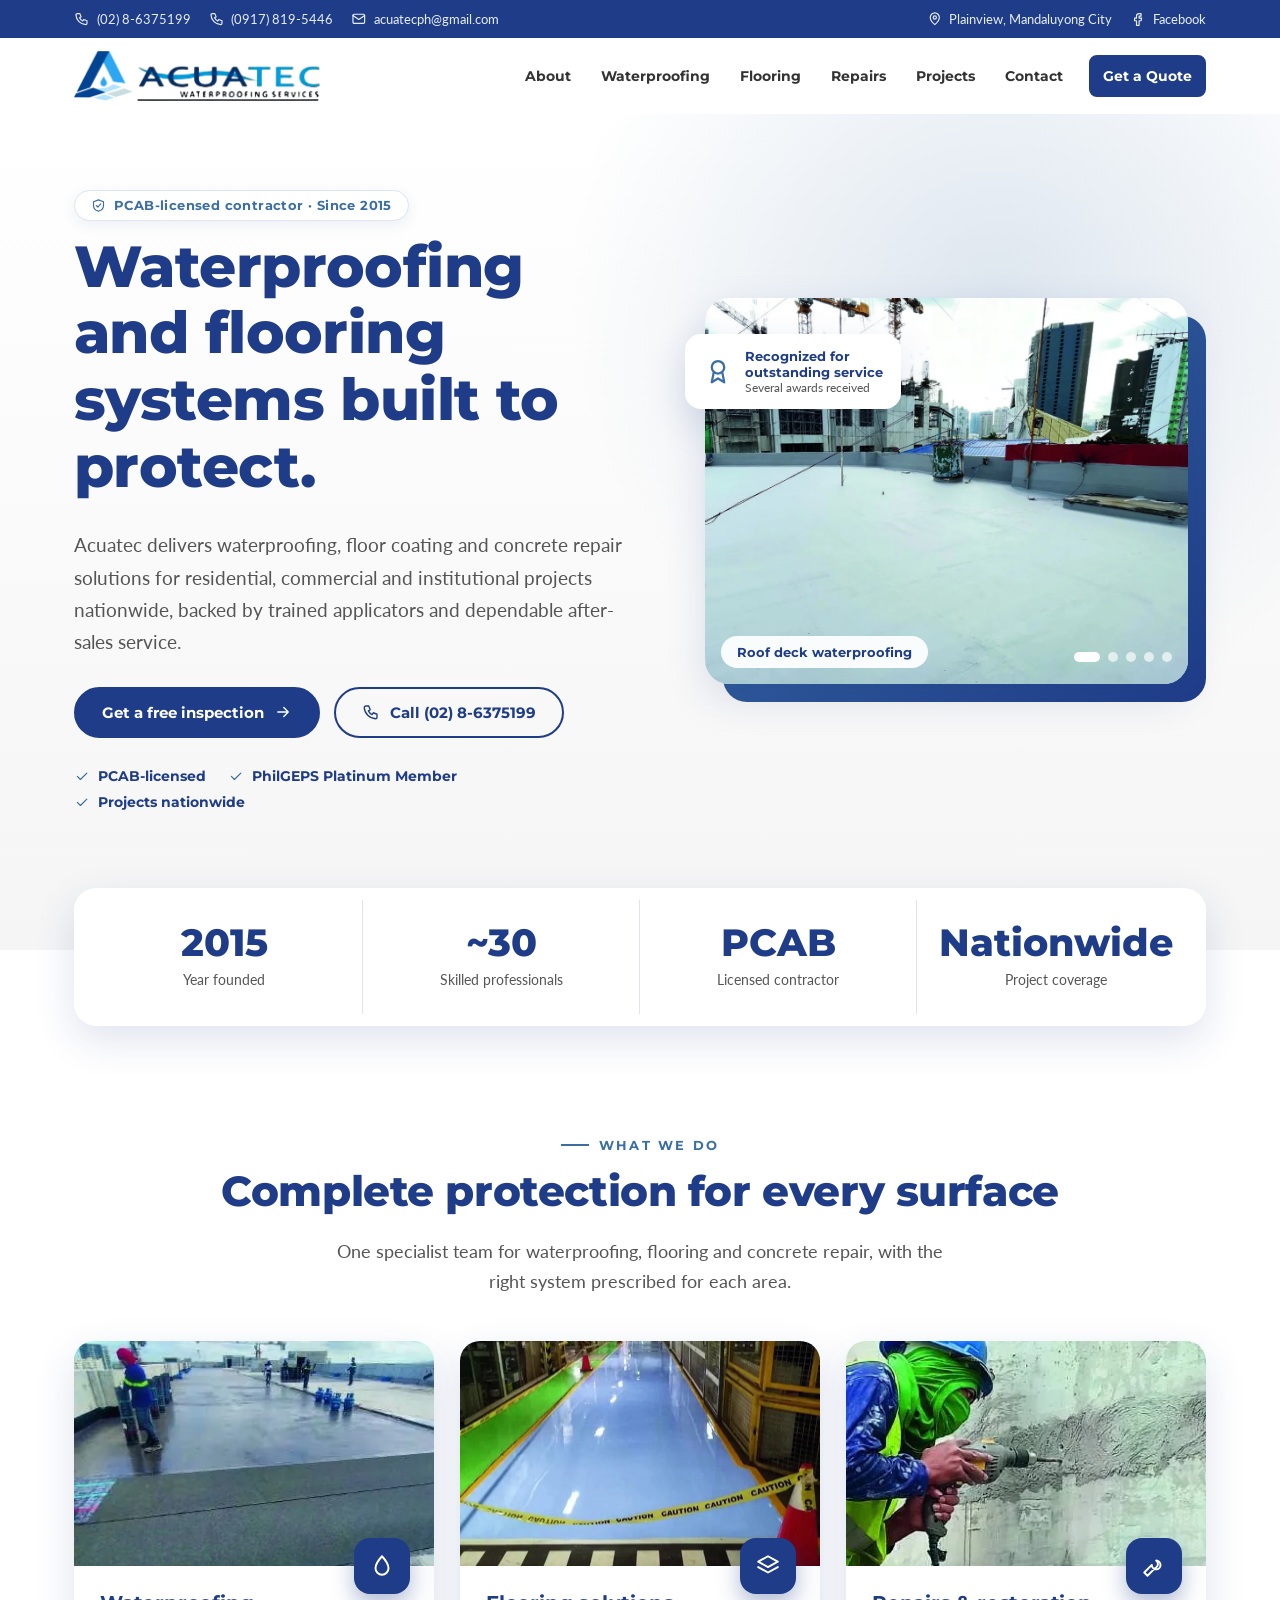
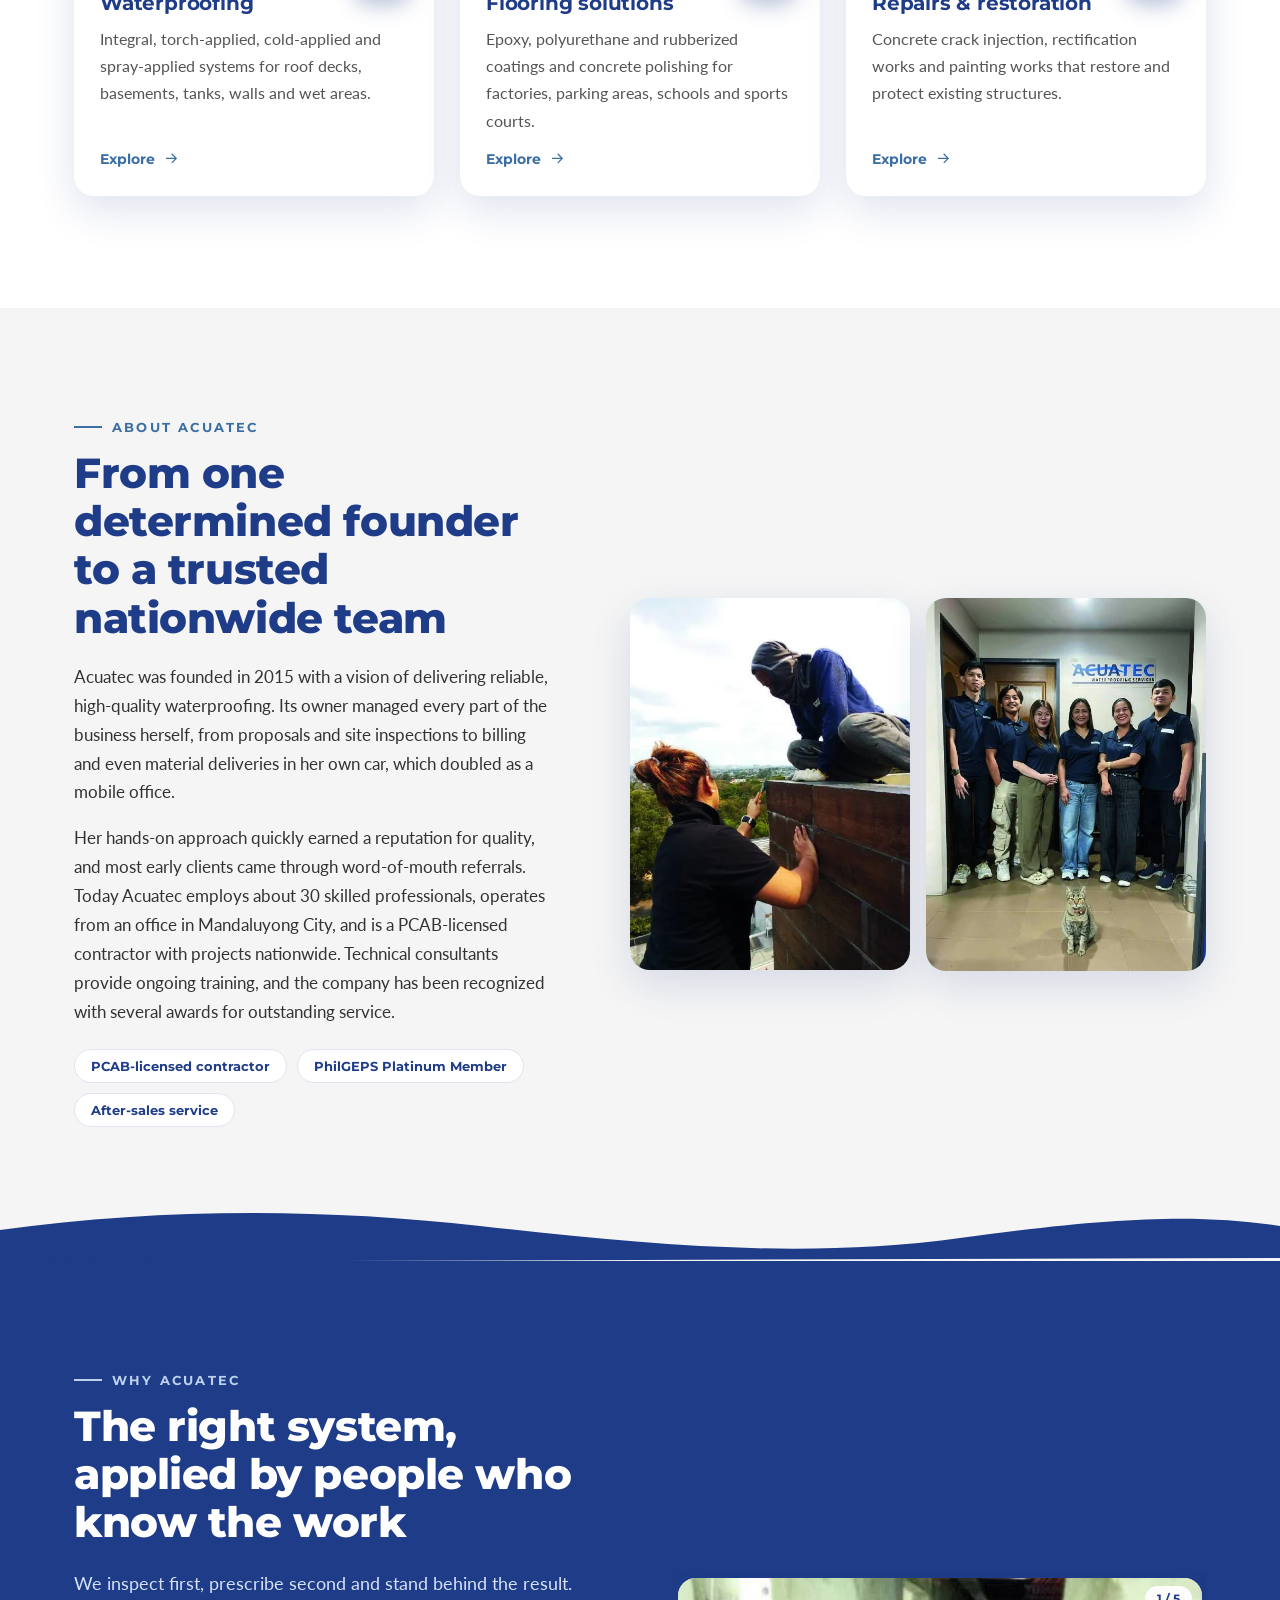
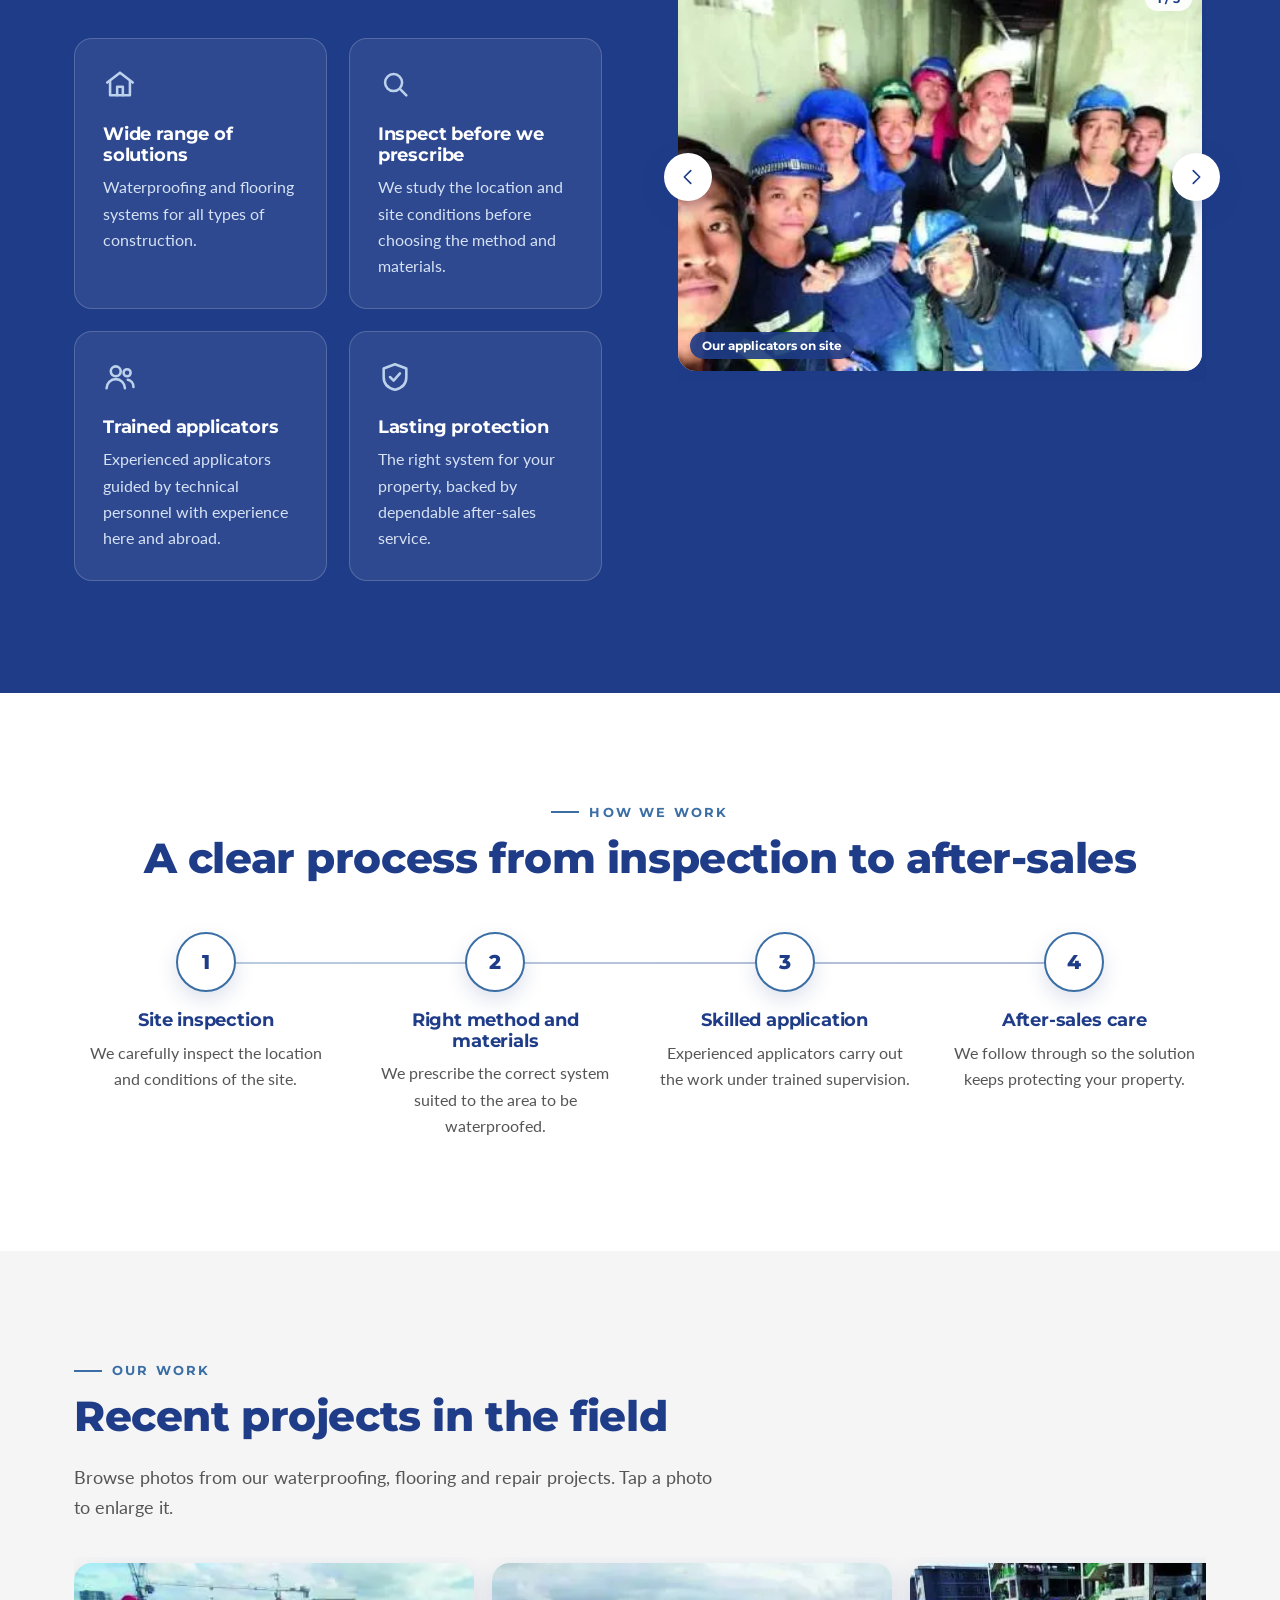
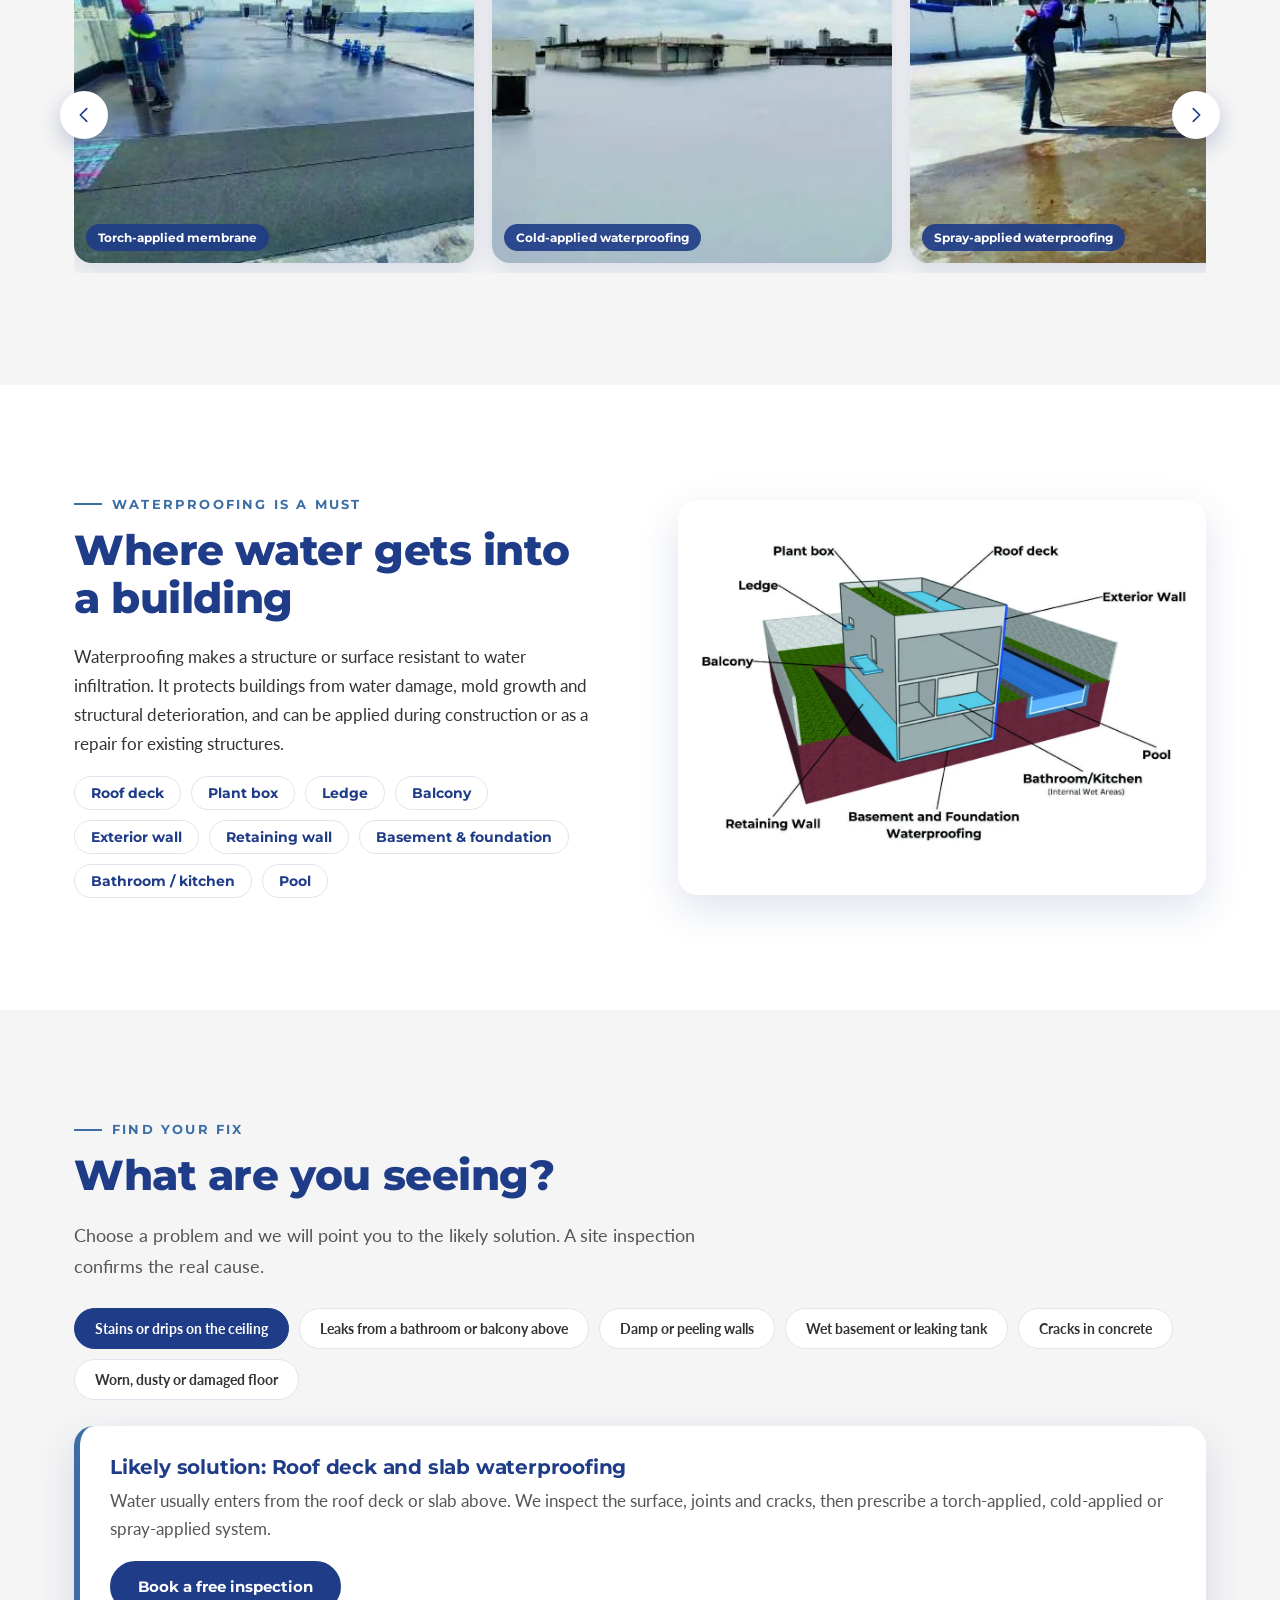
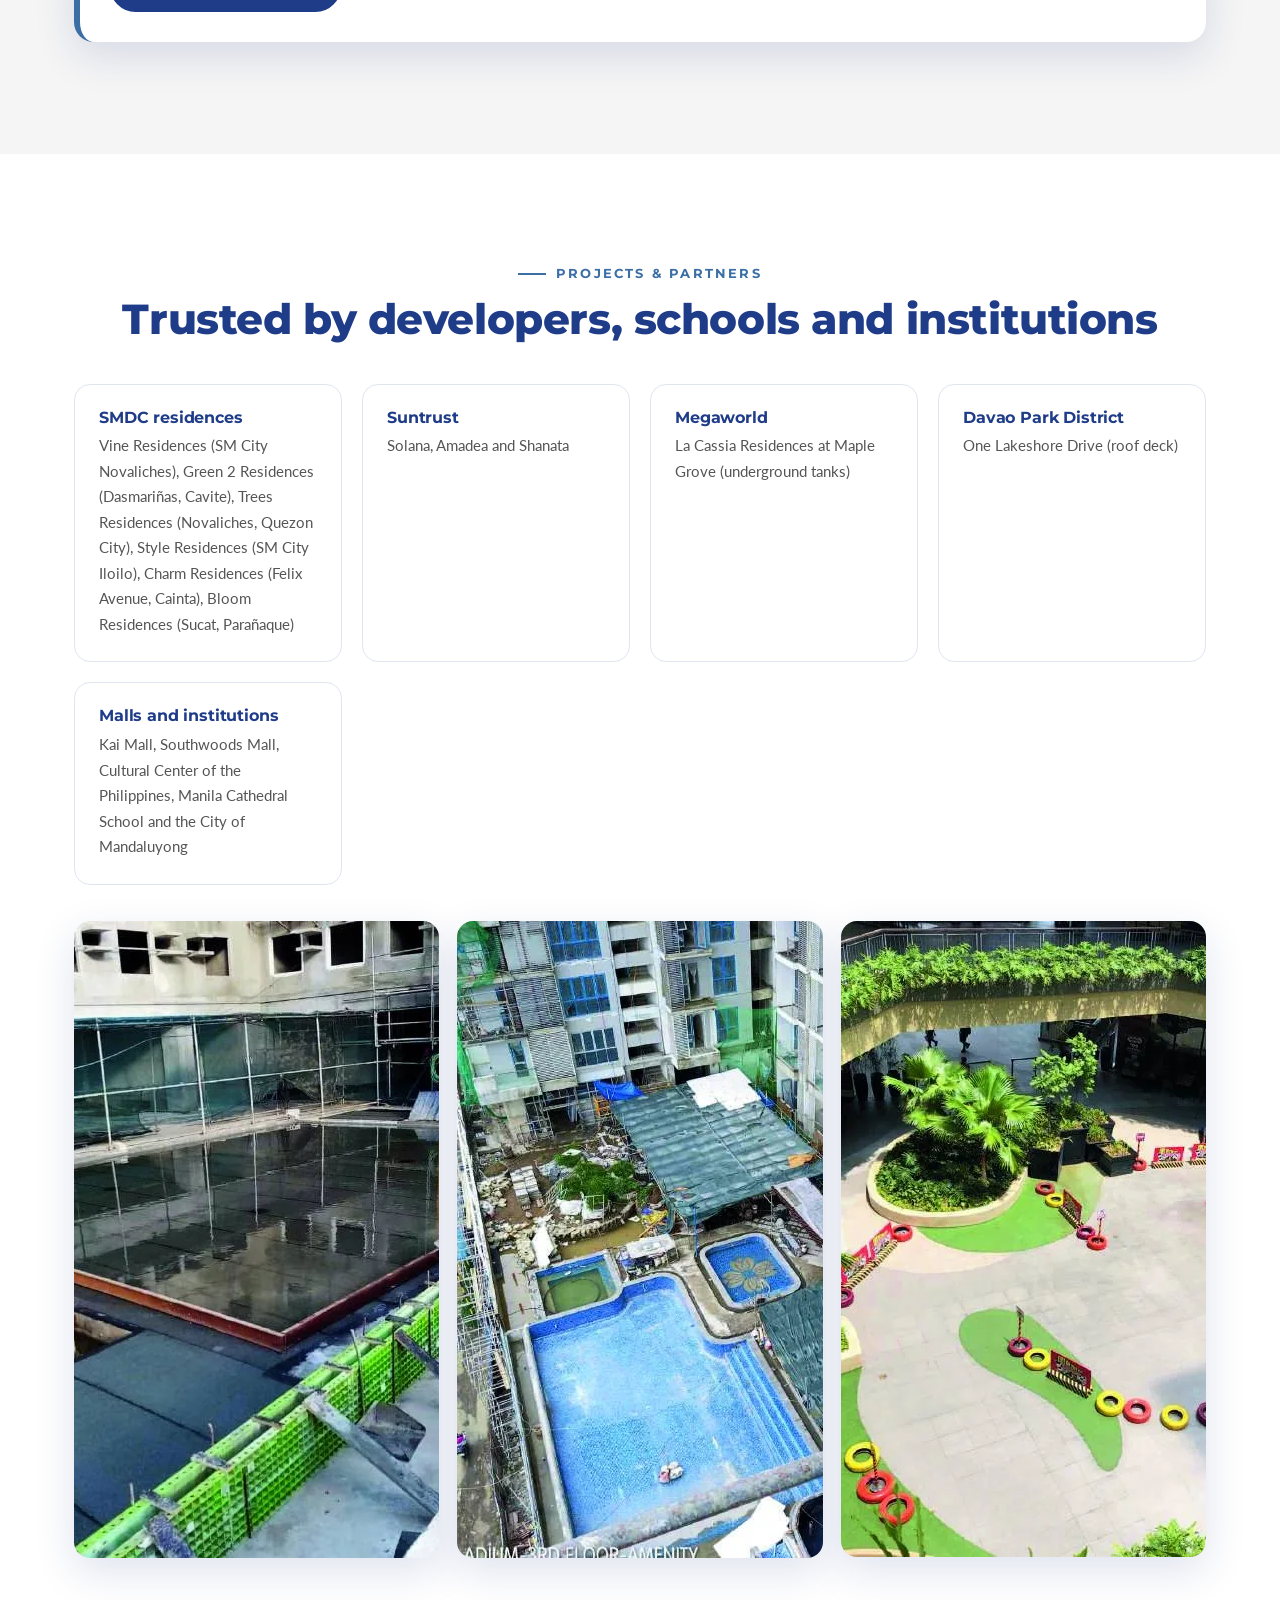
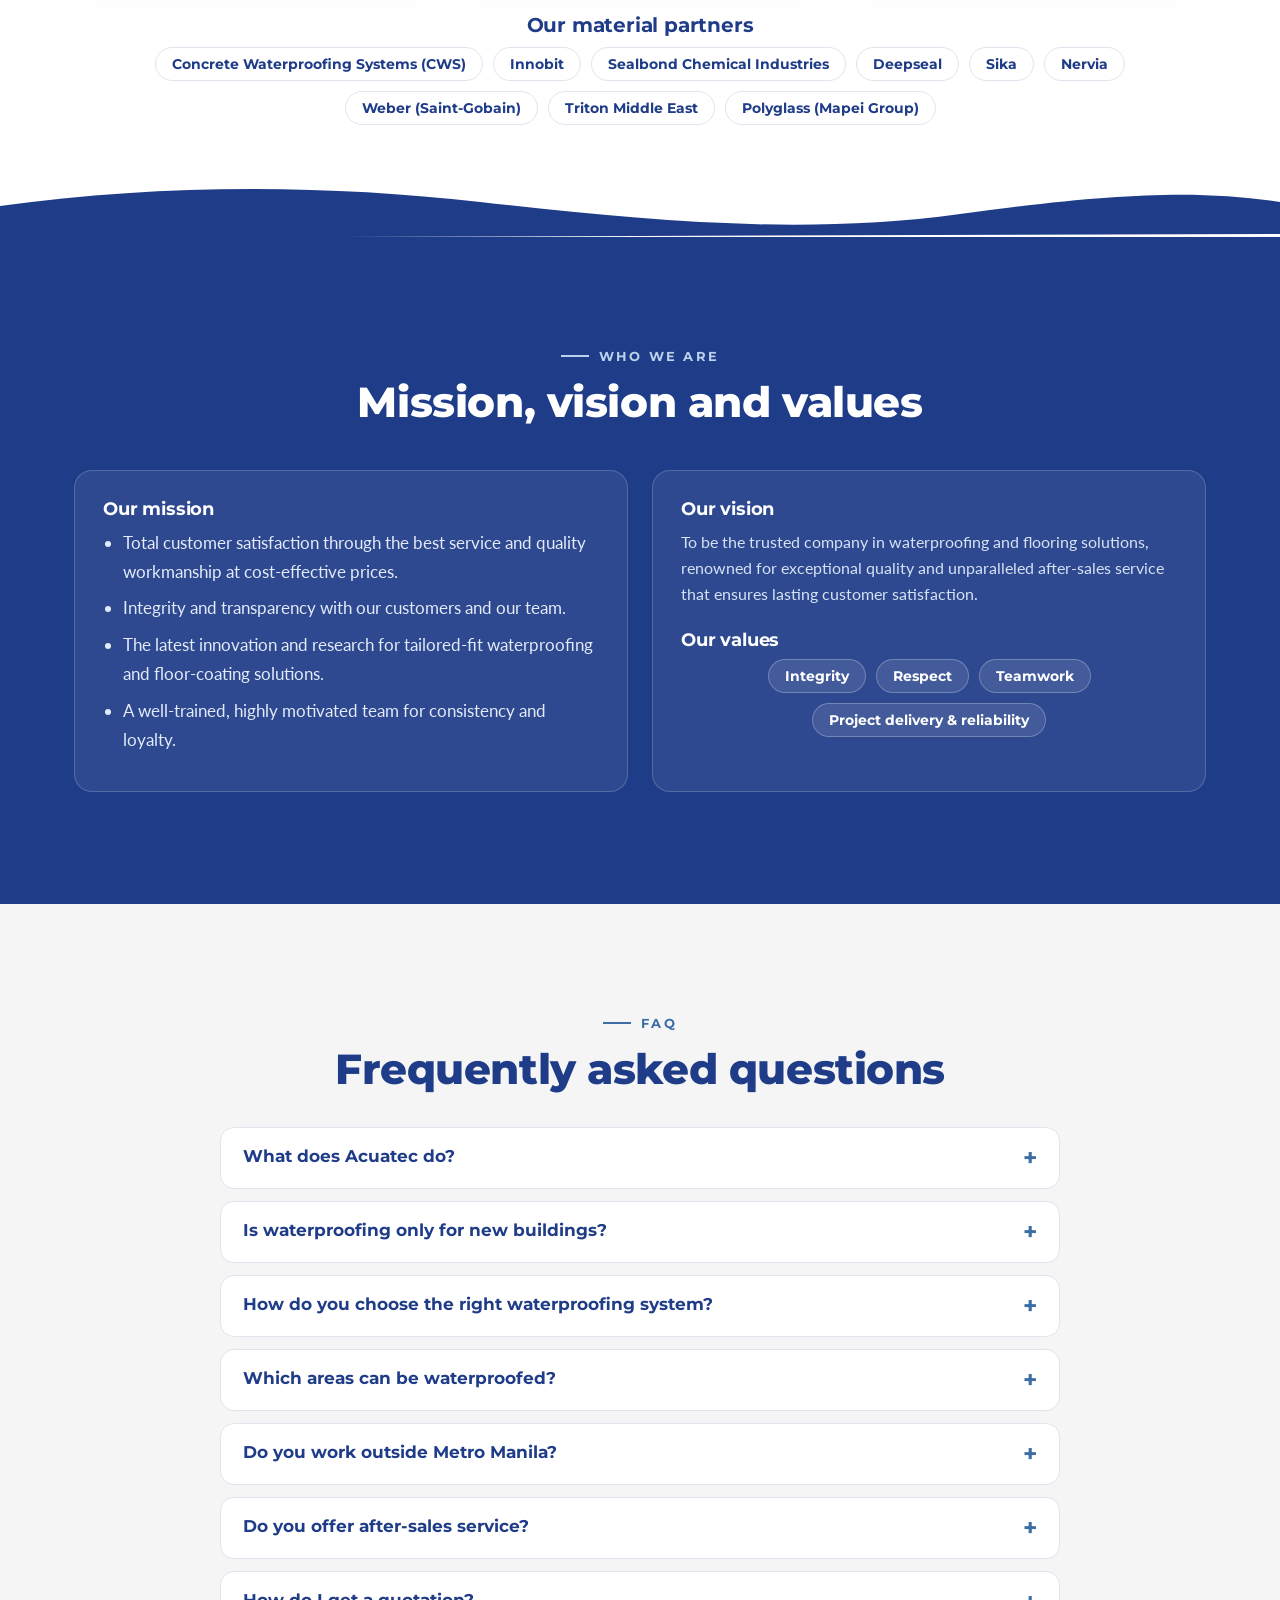
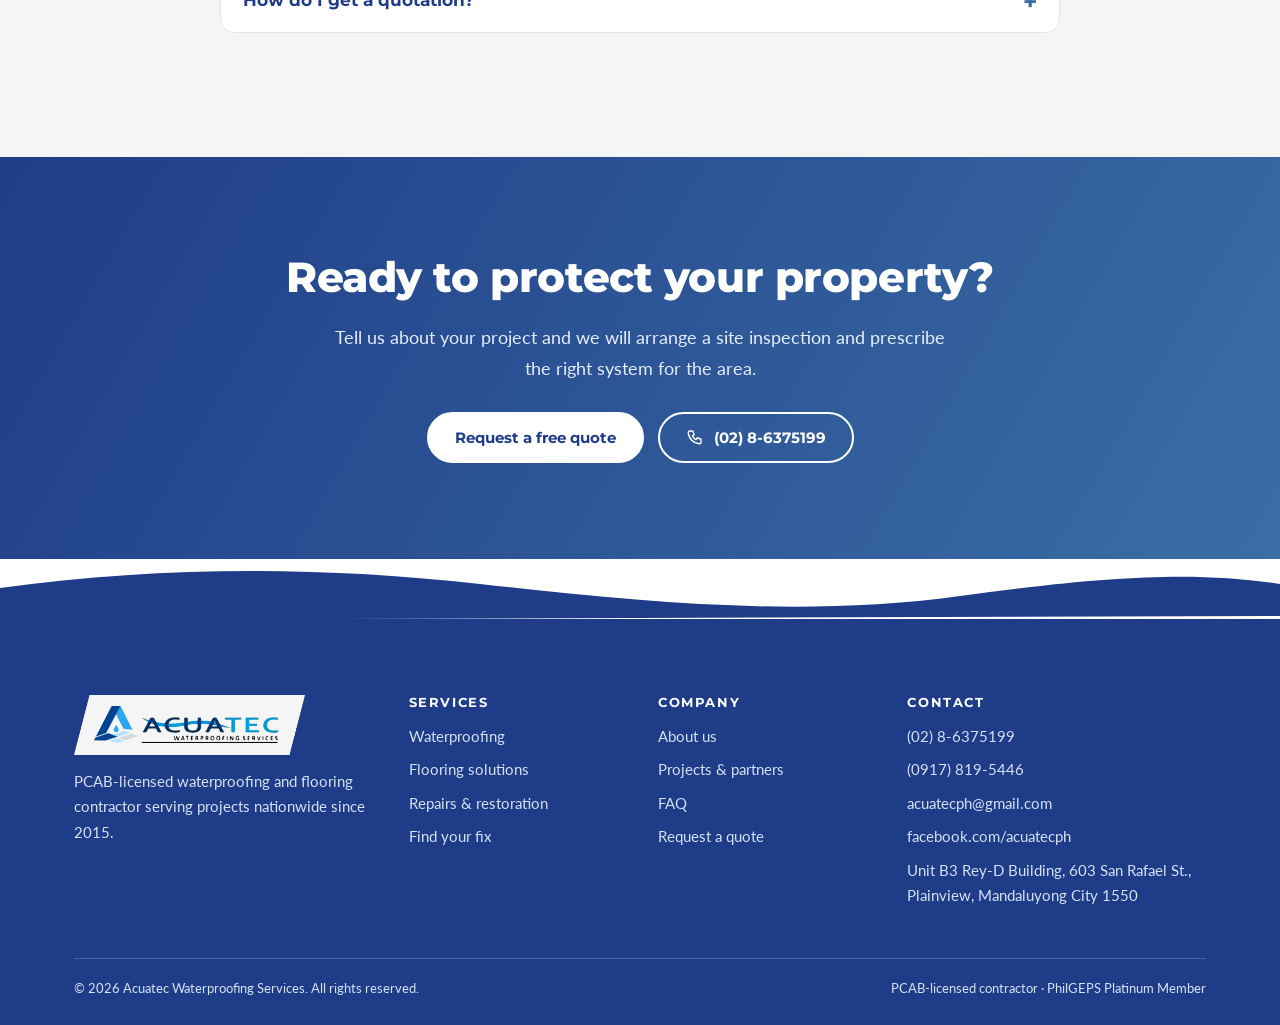
<file: index.html>
<!DOCTYPE html>
<html lang="en-PH"><head><meta charset="utf-8"><meta name="viewport" content="width=device-width, initial-scale=1, viewport-fit=cover">
<title>Waterproofing &amp; Flooring Contractor in the Philippines | Acuatec</title><meta name="description" content="PCAB-licensed waterproofing, floor coating and concrete repair contractor in Mandaluyong City, serving projects nationwide since 2015. Request a free inspection.">
<link rel="canonical" href="https://USERNAME.github.io/acuatec-website/index.html"><meta name="robots" content="index,follow,max-image-preview:large"><meta name="theme-color" content="#1F3C88">
<meta property="og:type" content="website"><meta property="og:site_name" content="Acuatec Waterproofing Services"><meta property="og:locale" content="en_PH">
<meta property="og:title" content="Waterproofing &amp; Flooring Contractor in the Philippines | Acuatec"><meta property="og:description" content="PCAB-licensed waterproofing, floor coating and concrete repair contractor in Mandaluyong City, serving projects nationwide since 2015. Request a free inspection."><meta property="og:url" content="https://USERNAME.github.io/acuatec-website/index.html">
<meta property="og:image" content="https://USERNAME.github.io/acuatec-website/assets/img/og-cover.jpg"><meta property="og:image:width" content="1200"><meta property="og:image:height" content="630"><meta property="og:image:alt" content="Acuatec Waterproofing Services">
<meta name="twitter:card" content="summary_large_image"><meta name="twitter:title" content="Waterproofing &amp; Flooring Contractor in the Philippines | Acuatec"><meta name="twitter:description" content="PCAB-licensed waterproofing, floor coating and concrete repair contractor in Mandaluyong City, serving projects nationwide since 2015. Request a free inspection."><meta name="twitter:image" content="https://USERNAME.github.io/acuatec-website/assets/img/og-cover.jpg">
<link rel="icon" type="image/png" href="assets/img/favicon.png"><link rel="apple-touch-icon" href="assets/img/apple-touch-icon.png">
<link rel="preconnect" href="https://fonts.googleapis.com"><link rel="preconnect" href="https://fonts.gstatic.com" crossorigin>
<link rel="preload" as="image" href="assets/img/009-031.webp">
<link rel="stylesheet" href="https://fonts.googleapis.com/css2?family=Lato:wght@400;700&family=Montserrat:wght@500;600;700;800&display=swap">
<link rel="stylesheet" href="assets/css/styles.css"><script>document.documentElement.classList.add("js")</script><script type="application/ld+json">{"@context": "https://schema.org", "@type": "GeneralContractor", "@id": "https://USERNAME.github.io/acuatec-website/#business", "name": "Acuatec Waterproofing Services", "url": "https://USERNAME.github.io/acuatec-website/", "logo": "https://USERNAME.github.io/acuatec-website/assets/img/logo.png", "image": "https://USERNAME.github.io/acuatec-website/assets/img/og-cover.jpg", "description": "PCAB-licensed waterproofing and flooring contractor in Mandaluyong City, serving projects nationwide since 2015.", "telephone": "+63-2-8637-5199", "email": "acuatecph@gmail.com", "foundingDate": "2015", "address": {"@type": "PostalAddress", "streetAddress": "Unit B3 Rey-D Building, 603 San Rafael St., Plainview", "addressLocality": "Mandaluyong City", "postalCode": "1550", "addressCountry": "PH"}, "areaServed": {"@type": "Country", "name": "Philippines"}, "contactPoint": [{"@type": "ContactPoint", "telephone": "+63-917-819-5446", "contactType": "customer service", "areaServed": "PH"}], "sameAs": ["https://www.facebook.com/acuatecph"], "hasOfferCatalog": {"@type": "OfferCatalog", "name": "Services", "itemListElement": [{"@type": "Offer", "itemOffered": {"@type": "Service", "name": "Waterproofing"}}, {"@type": "Offer", "itemOffered": {"@type": "Service", "name": "Floor coating and polishing"}}, {"@type": "Offer", "itemOffered": {"@type": "Service", "name": "Concrete crack injection repair"}}, {"@type": "Offer", "itemOffered": {"@type": "Service", "name": "Rectification works"}}, {"@type": "Offer", "itemOffered": {"@type": "Service", "name": "Painting works"}}]}}</script><script type="application/ld+json">{"@context": "https://schema.org", "@type": "WebSite", "name": "Acuatec Waterproofing Services", "url": "https://USERNAME.github.io/acuatec-website/"}</script><script type="application/ld+json">{"@context": "https://schema.org", "@type": "FAQPage", "mainEntity": [{"@type": "Question", "name": "What does Acuatec do?", "acceptedAnswer": {"@type": "Answer", "text": "Acuatec Waterproofing Services is a PCAB-licensed contractor offering waterproofing, floor coating and polishing, concrete crack injection repair, rectification and painting works for projects across the Philippines."}}, {"@type": "Question", "name": "Is waterproofing only for new buildings?", "acceptedAnswer": {"@type": "Answer", "text": "No. Waterproofing can be applied during construction or as a repair solution for existing structures."}}, {"@type": "Question", "name": "How do you choose the right waterproofing system?", "acceptedAnswer": {"@type": "Answer", "text": "We carefully inspect the location and site conditions first, then prescribe the method and materials suited to the area to be waterproofed."}}, {"@type": "Question", "name": "Which areas can be waterproofed?", "acceptedAnswer": {"@type": "Answer", "text": "Roof decks, plant boxes, ledges, balconies, exterior and retaining walls, basements and foundations, bathrooms and kitchens, pools, water tanks and cisterns."}}, {"@type": "Question", "name": "Do you work outside Metro Manila?", "acceptedAnswer": {"@type": "Answer", "text": "Yes. Our office is in Mandaluyong City and we handle projects nationwide. Send us your location and we will discuss your site."}}, {"@type": "Question", "name": "Do you offer after-sales service?", "acceptedAnswer": {"@type": "Answer", "text": "Yes. Exceptional after-sales service is one of our core commitments to ensure lasting solutions for our clients."}}, {"@type": "Question", "name": "How do I get a quotation?", "acceptedAnswer": {"@type": "Answer", "text": "Fill in the quotation form on our contact page or call us. We will review your request and arrange a site inspection so the proposal fits your actual site."}}]}</script></head><body><a class="skip" href="#main">Skip to content</a><svg width="0" height="0" style="position:absolute" aria-hidden="true"><defs><symbol id="i-drop" viewBox="0 0 24 24"><path d="M12 3s6 6.5 6 11a6 6 0 0 1-12 0c0-4.5 6-11 6-11z"/></symbol><symbol id="i-shield" viewBox="0 0 24 24"><path d="M12 3l8 3v6c0 5-3.5 8-8 9-4.5-1-8-4-8-9V6l8-3z"/><path d="M8.5 12l2.5 2.5 4.5-5"/></symbol><symbol id="i-layers" viewBox="0 0 24 24"><path d="M12 3l9 5-9 5-9-5 9-5z"/><path d="M3 13l9 5 9-5"/></symbol><symbol id="i-tool" viewBox="0 0 24 24"><path d="M14 7a4 4 0 1 1-4 4L3 18l3 3 7-7a4 4 0 0 0 1-7z"/></symbol><symbol id="i-phone" viewBox="0 0 24 24"><path d="M5 4h4l2 5-2.5 1.5a11 11 0 0 0 5 5L15 13l5 2v4a2 2 0 0 1-2 2A16 16 0 0 1 3 6a2 2 0 0 1 2-2z"/></symbol><symbol id="i-mail" viewBox="0 0 24 24"><rect x="3" y="5" width="18" height="14" rx="2"/><path d="M3 7l9 6 9-6"/></symbol><symbol id="i-pin" viewBox="0 0 24 24"><path d="M12 21s7-6 7-11a7 7 0 0 0-14 0c0 5 7 11 7 11z"/><circle cx="12" cy="10" r="2.5"/></symbol><symbol id="i-check" viewBox="0 0 24 24"><path d="M5 12.5l4.5 4.5L19 7.5"/></symbol><symbol id="i-arrow" viewBox="0 0 24 24"><path d="M5 12h14M13 6l6 6-6 6"/></symbol><symbol id="i-l" viewBox="0 0 24 24"><path d="M15 5l-7 7 7 7"/></symbol><symbol id="i-r" viewBox="0 0 24 24"><path d="M9 5l7 7-7 7"/></symbol><symbol id="i-search" viewBox="0 0 24 24"><circle cx="11" cy="11" r="6"/><path d="M20 20l-4-4"/></symbol><symbol id="i-award" viewBox="0 0 24 24"><circle cx="12" cy="9" r="5"/><path d="M8.5 13.5L7 21l5-3 5 3-1.5-7.5"/></symbol><symbol id="i-users" viewBox="0 0 24 24"><circle cx="9" cy="8" r="3.5"/><path d="M2.5 20a6.5 6.5 0 0 1 13 0"/><circle cx="17" cy="9" r="2.5"/><path d="M17.5 14a5 5 0 0 1 4 5"/></symbol><symbol id="i-fb" viewBox="0 0 24 24"><path d="M14 8h3V4h-3a4 4 0 0 0-4 4v3H7v4h3v7h4v-7h3l1-4h-4V8z"/></symbol><symbol id="i-menu" viewBox="0 0 24 24"><path d="M4 7h16M4 12h16M4 17h16"/></symbol><symbol id="i-home" viewBox="0 0 24 24"><path d="M3 11l9-7 9 7"/><path d="M5 10v10h14V10"/><path d="M10 20v-6h4v6"/></symbol><symbol id="i-up" viewBox="0 0 24 24"><path d="M5 12h14M13 6l6 6-6 6"/></symbol></defs></svg><div class="topbar"><div class="w"><span><a href="tel:+63286375199"><svg class="ic" aria-hidden="true"><use href="#i-phone"/></svg>(02) 8-6375199</a><a href="tel:+639178195446"><svg class="ic" aria-hidden="true"><use href="#i-phone"/></svg>(0917) 819-5446</a><a href="mailto:acuatecph@gmail.com"><svg class="ic" aria-hidden="true"><use href="#i-mail"/></svg>acuatecph@gmail.com</a></span><span><span class="adr" style="display:inline-flex;gap:7px;align-items:center"><svg class="ic" aria-hidden="true"><use href="#i-pin"/></svg>Plainview, Mandaluyong City</span><a href="https://www.facebook.com/acuatecph" target="_blank" rel="noopener"><svg class="ic" aria-hidden="true"><use href="#i-fb"/></svg>Facebook</a></span></div></div><header class="site"><div class="w"><a class="logo" href="index.html" aria-label="Acuatec Waterproofing Services - home"><img src="assets/img/logo.png" width="1000" height="203" alt="Acuatec Waterproofing Services"></a>
<button class="burger" type="button" aria-label="Open menu" aria-expanded="false" aria-controls="nav"><svg class="ic" aria-hidden="true"><use href="#i-menu"/></svg></button>
<nav class="main" id="nav" aria-label="Main"><a href="index.html#about">About</a><a href="waterproofing.html">Waterproofing</a><a href="flooring.html">Flooring</a><a href="repairs.html">Repairs</a><a href="index.html#clients">Projects</a><a href="contact.html">Contact</a><a class="btn" href="contact.html#quote">Get a Quote</a></nav></div></header><main id="main"><section class="hero"><div class="w hg"><div class="rv"><p class="pill"><svg class="ic" aria-hidden="true"><use href="#i-shield"/></svg> PCAB-licensed contractor &middot; Since 2015</p>
<h1>Waterproofing and flooring systems built to protect.</h1>
<p class="lead">Acuatec delivers waterproofing, floor coating and concrete repair solutions for residential, commercial and institutional projects nationwide, backed by trained applicators and dependable after-sales service.</p>
<div class="btns"><a class="btn" href="contact.html#quote">Get a free inspection <svg class="ic" aria-hidden="true"><use href="#i-arrow"/></svg></a><a class="btn ghost" href="tel:+63286375199"><svg class="ic" aria-hidden="true"><use href="#i-phone"/></svg> Call (02) 8-6375199</a></div>
<ul class="trust"><li><svg class="ic" aria-hidden="true"><use href="#i-check"/></svg>PCAB-licensed</li><li><svg class="ic" aria-hidden="true"><use href="#i-check"/></svg>PhilGEPS Platinum Member</li><li><svg class="ic" aria-hidden="true"><use href="#i-check"/></svg>Projects nationwide</li></ul></div>
<div class="frame rv d1"><div class="float"><svg class="ic" aria-hidden="true"><use href="#i-award"/></svg><div>Recognized for<br>outstanding service<small>Several awards received</small></div></div><div class="fader" data-fader role="region" aria-label="Featured project photos"><figure class="fs"><img src="assets/img/009-031.webp" width="1100" height="1100" alt="Roof deck waterproofing" fetchpriority="high"><figcaption class="cap">Roof deck waterproofing</figcaption></figure><figure class="fs"><img src="assets/img/016-069.webp" width="1100" height="1100" alt="Epoxy floor coating" loading="lazy" decoding="async"><figcaption class="cap">Epoxy floor coating</figcaption></figure><figure class="fs"><img src="assets/img/024-122.webp" width="637" height="637" alt="Residential tower project" loading="lazy" decoding="async"><figcaption class="cap">Residential tower project</figcaption></figure><figure class="fs"><img src="assets/img/001-001.webp" width="691" height="800" alt="High-rise residential project" loading="lazy" decoding="async"><figcaption class="cap">High-rise residential project</figcaption></figure><figure class="fs"><img src="assets/img/017-070.webp" width="720" height="805" alt="Industrial floor coating" loading="lazy" decoding="async"><figcaption class="cap">Industrial floor coating</figcaption></figure><div class="dots"><button type="button" aria-label="Show photo 1"></button><button type="button" aria-label="Show photo 2"></button><button type="button" aria-label="Show photo 3"></button><button type="button" aria-label="Show photo 4"></button><button type="button" aria-label="Show photo 5"></button></div></div></div></div></section>
<div class="stats"><div class="w"><div class="sg rv"><div><b><span data-count="2015" data-from="1990">2015</span></b>Year founded</div><div><b>~<span data-count="30" data-from="0">30</span></b>Skilled professionals</div><div><b>PCAB</b>Licensed contractor</div><div><b>Nationwide</b>Project coverage</div></div></div></div><section class="s ctr" id="services"><div class="w"><div class="eyebrow rv">What we do</div><h2 class="rv">Complete protection for every surface</h2><p class="sub rv">One specialist team for waterproofing, flooring and concrete repair, with the right system prescribed for each area.</p><div class="cards"><a class="sc rv d0" href="waterproofing.html"><div class="ph"><img src="assets/img/012-038.webp" width="368" height="367" alt="Torch-applied membrane on a roof deck" loading="lazy" decoding="async"></div><div class="bd"><span class="badge"><svg class="ic" aria-hidden="true"><use href="#i-drop"/></svg></span><h3>Waterproofing</h3><p>Integral, torch-applied, cold-applied and spray-applied systems for roof decks, basements, tanks, walls and wet areas.</p><span class="more">Explore <svg class="ic" aria-hidden="true"><use href="#i-arrow"/></svg></span></div></a><a class="sc rv d1" href="flooring.html"><div class="ph"><img src="assets/img/017-070.webp" width="720" height="805" alt="Epoxy floor coating in an industrial corridor" loading="lazy" decoding="async"></div><div class="bd"><span class="badge"><svg class="ic" aria-hidden="true"><use href="#i-layers"/></svg></span><h3>Flooring solutions</h3><p>Epoxy, polyurethane and rubberized coatings and concrete polishing for factories, parking areas, schools and sports courts.</p><span class="more">Explore <svg class="ic" aria-hidden="true"><use href="#i-arrow"/></svg></span></div></a><a class="sc rv d2" href="repairs.html"><div class="ph"><img src="assets/img/022-103.webp" width="368" height="367" alt="Drilling for concrete crack injection repair" loading="lazy" decoding="async"></div><div class="bd"><span class="badge"><svg class="ic" aria-hidden="true"><use href="#i-tool"/></svg></span><h3>Repairs &amp; restoration</h3><p>Concrete crack injection, rectification works and painting works that restore and protect existing structures.</p><span class="more">Explore <svg class="ic" aria-hidden="true"><use href="#i-arrow"/></svg></span></div></a></div></div></section><section class="s alt" id="about"><div class="w two"><div><div class="eyebrow rv">About Acuatec</div><h2 class="rv">From one determined founder to a trusted nationwide team</h2>
<p class="rv">Acuatec was founded in 2015 with a vision of delivering reliable, high-quality waterproofing. Its owner managed every part of the business herself, from proposals and site inspections to billing and even material deliveries in her own car, which doubled as a mobile office.</p>
<p class="rv">Her hands-on approach quickly earned a reputation for quality, and most early clients came through word-of-mouth referrals. Today Acuatec employs about 30 skilled professionals, operates from an office in Mandaluyong City, and is a PCAB-licensed contractor with projects nationwide. Technical consultants provide ongoing training, and the company has been recognized with several awards for outstanding service.</p>
<div class="badges rv"><span class="bdg">PCAB-licensed contractor</span><span class="bdg">PhilGEPS Platinum Member</span><span class="bdg">After-sales service</span></div></div>
<div class="collage zg rv d1" style="align-items:start"><img src="assets/img/003-004.webp" width="472" height="628" alt="Acuatec&#x27;s owner inspecting a rooftop ledge" class="pic zoom" style="height:auto;aspect-ratio:auto;object-fit:contain;margin-top:0;align-self:start" loading="lazy" decoding="async"><img src="assets/img/003-005.webp" width="530" height="707" alt="The Acuatec team in the office" class="pic zoom" style="height:auto;aspect-ratio:auto;object-fit:contain;margin-top:0;align-self:start" loading="lazy" decoding="async"></div></div></section><section class="s navy" id="why"><svg class="wave" viewBox="0 0 1440 60" preserveAspectRatio="none" aria-hidden="true"><path fill="currentColor" d="M0 60V28C180 6 360 6 540 24s360 34 540 12 270-24 360-12v32z"/></svg><div class="w two"><div><div class="eyebrow rv">Why Acuatec</div><h2 class="rv">The right system, applied by people who know the work</h2><p class="sub rv">We inspect first, prescribe second and stand behind the result.</p>
<div class="feat"><div class="fc2 rv"><svg class="ic" aria-hidden="true"><use href="#i-home"/></svg><h3>Wide range of solutions</h3><p>Waterproofing and flooring systems for all types of construction.</p></div><div class="fc2 rv"><svg class="ic" aria-hidden="true"><use href="#i-search"/></svg><h3>Inspect before we prescribe</h3><p>We study the location and site conditions before choosing the method and materials.</p></div><div class="fc2 rv"><svg class="ic" aria-hidden="true"><use href="#i-users"/></svg><h3>Trained applicators</h3><p>Experienced applicators guided by technical personnel with experience here and abroad.</p></div><div class="fc2 rv"><svg class="ic" aria-hidden="true"><use href="#i-shield"/></svg><h3>Lasting protection</h3><p>The right system for your property, backed by dependable after-sales service.</p></div></div></div>
<div class="car one rv" data-car data-auto="4500"><div class="track" tabindex="0" role="region" aria-label="Photo carousel"><figure class="slide"><img src="assets/img/004-010.webp" width="470" height="304" alt="Acuatec applicators on site" loading="lazy" decoding="async"><figcaption>Our applicators on site</figcaption></figure><figure class="slide"><img src="assets/img/004-011.webp" width="471" height="305" alt="Acuatec receiving an award" loading="lazy" decoding="async"><figcaption>Recognized for outstanding service</figcaption></figure><figure class="slide"><img src="assets/img/005-013.webp" width="506" height="322" alt="Technical training session" loading="lazy" decoding="async"><figcaption>Ongoing technical training</figcaption></figure><figure class="slide"><img src="assets/img/005-016.webp" width="506" height="327" alt="The Acuatec team outing" loading="lazy" decoding="async"><figcaption>One team, one goal</figcaption></figure><figure class="slide"><img src="assets/img/006-018.webp" width="516" height="517" alt="Awards and certificates" loading="lazy" decoding="async"><figcaption>Awards and certificates</figcaption></figure></div><button class="cb prev" type="button" aria-label="Previous photo"><svg class="ic" aria-hidden="true"><use href="#i-l"/></svg></button><button class="cb next" type="button" aria-label="Next photo"><svg class="ic" aria-hidden="true"><use href="#i-r"/></svg></button><span class="cnt" aria-live="polite"></span></div></div></section><section class="s ctr" id="process"><div class="w"><div class="eyebrow rv">How we work</div><h2 class="rv">A clear process from inspection to after-sales</h2><div class="tl"><div class="rv d0"><span class="n">1</span><h3>Site inspection</h3><p>We carefully inspect the location and conditions of the site.</p></div><div class="rv d1"><span class="n">2</span><h3>Right method and materials</h3><p>We prescribe the correct system suited to the area to be waterproofed.</p></div><div class="rv d2"><span class="n">3</span><h3>Skilled application</h3><p>Experienced applicators carry out the work under trained supervision.</p></div><div class="rv d0"><span class="n">4</span><h3>After-sales care</h3><p>We follow through so the solution keeps protecting your property.</p></div></div></div></section><section class="s alt" id="work"><div class="w"><div class="eyebrow rv">Our work</div><h2 class="rv">Recent projects in the field</h2><p class="sub rv">Browse photos from our waterproofing, flooring and repair projects. Tap a photo to enlarge it.</p><div style="margin-top:34px"><div class="car rv" data-car data-auto="3800"><div class="track" tabindex="0" role="region" aria-label="Photo carousel"><figure class="slide"><img src="assets/img/012-038.webp" width="368" height="367" alt="Torch-applied membrane" loading="lazy" decoding="async"><figcaption>Torch-applied membrane</figcaption></figure><figure class="slide"><img src="assets/img/013-049.webp" width="368" height="367" alt="Cold-applied roof deck" loading="lazy" decoding="async"><figcaption>Cold-applied waterproofing</figcaption></figure><figure class="slide"><img src="assets/img/014-060.webp" width="405" height="493" alt="Spray-applied sealer" loading="lazy" decoding="async"><figcaption>Spray-applied waterproofing</figcaption></figure><figure class="slide"><img src="assets/img/012-044.webp" width="368" height="367" alt="Torch-applied membrane" loading="lazy" decoding="async"><figcaption>Torch-applied membrane</figcaption></figure><figure class="slide"><img src="assets/img/013-047.webp" width="367" height="368" alt="Cold-applied wall waterproofing" loading="lazy" decoding="async"><figcaption>Wall waterproofing</figcaption></figure><figure class="slide"><img src="assets/img/019-080.webp" width="368" height="367" alt="Rubberized court coating" loading="lazy" decoding="async"><figcaption>Rubberized floor coating</figcaption></figure><figure class="slide"><img src="assets/img/020-091.webp" width="367" height="368" alt="Polished concrete floor" loading="lazy" decoding="async"><figcaption>Concrete polishing</figcaption></figure><figure class="slide"><img src="assets/img/022-107.webp" width="368" height="367" alt="Painting works at height" loading="lazy" decoding="async"><figcaption>Painting works</figcaption></figure><figure class="slide"><img src="assets/img/023-111.webp" width="637" height="637" alt="Deck waterproofing on a tower project" loading="lazy" decoding="async"><figcaption>Deck waterproofing</figcaption></figure><figure class="slide"><img src="assets/img/025-132.webp" width="637" height="636" alt="Mall atrium project" loading="lazy" decoding="async"><figcaption>Mall project</figcaption></figure><figure class="slide"><img src="assets/img/018-076.webp" width="429" height="429" alt="Epoxy floor coating" loading="lazy" decoding="async"><figcaption>Epoxy floor coating</figcaption></figure><figure class="slide"><img src="assets/img/022-103.webp" width="368" height="367" alt="Concrete crack injection" loading="lazy" decoding="async"><figcaption>Crack injection repair</figcaption></figure></div><button class="cb prev" type="button" aria-label="Previous photo"><svg class="ic" aria-hidden="true"><use href="#i-l"/></svg></button><button class="cb next" type="button" aria-label="Next photo"><svg class="ic" aria-hidden="true"><use href="#i-r"/></svg></button></div></div></div></section><section class="s" id="areas"><div class="w two"><div><div class="eyebrow rv">Waterproofing is a must</div><h2 class="rv">Where water gets into a building</h2><p class="rv">Waterproofing makes a structure or surface resistant to water infiltration. It protects buildings from water damage, mold growth and structural deterioration, and can be applied during construction or as a repair for existing structures.</p>
<div class="chips rv"><span>Roof deck</span><span>Plant box</span><span>Ledge</span><span>Balcony</span><span>Exterior wall</span><span>Retaining wall</span><span>Basement &amp; foundation</span><span>Bathroom / kitchen</span><span>Pool</span></div></div><div class="diagram rv d1 zg"><img src="assets/img/010-032.webp" width="1100" height="804" alt="Diagram of the areas of a building that need waterproofing" class="zoom" loading="lazy" decoding="async"></div></div></section><section class="s alt" id="fixs"><div class="w"><div class="eyebrow rv">Find your fix</div><h2 class="rv">What are you seeing?</h2><p class="sub rv">Choose a problem and we will point you to the likely solution. A site inspection confirms the real cause.</p><div id="fix" class="rv"><div class="tabs" role="group" aria-label="Common problems"></div><div class="res" aria-live="polite"></div></div></div></section><section class="s ctr" id="clients"><div class="w"><div class="eyebrow rv">Projects &amp; partners</div><h2 class="rv">Trusted by developers, schools and institutions</h2>
<div class="cl"><div class="rv d0"><h3>SMDC residences</h3><p>Vine Residences (SM City Novaliches), Green 2 Residences (Dasmari&ntilde;as, Cavite), Trees Residences (Novaliches, Quezon City), Style Residences (SM City Iloilo), Charm Residences (Felix Avenue, Cainta), Bloom Residences (Sucat, Para&ntilde;aque)</p></div><div class="rv d1"><h3>Suntrust</h3><p>Solana, Amadea and Shanata</p></div><div class="rv d2"><h3>Megaworld</h3><p>La Cassia Residences at Maple Grove (underground tanks)</p></div><div class="rv d0"><h3>Davao Park District</h3><p>One Lakeshore Drive (roof deck)</p></div><div class="rv d1"><h3>Malls and institutions</h3><p>Kai Mall, Southwoods Mall, Cultural Center of the Philippines, Manila Cathedral School and the City of Mandaluyong</p></div></div>
<div class="trio zg"><img src="assets/img/023-111.webp" width="637" height="637" alt="Deck waterproofing on a high-rise project" class="zoom" loading="lazy" decoding="async"><img src="assets/img/024-122.webp" width="637" height="637" alt="Pool and deck on a residential tower project" class="zoom" loading="lazy" decoding="async"><img src="assets/img/025-132.webp" width="637" height="636" alt="Mall atrium project" class="zoom" loading="lazy" decoding="async"></div>
<h3 style="margin-top:56px" class="rv">Our material partners</h3><div class="chips rv"><span>Concrete Waterproofing Systems (CWS)</span><span>Innobit</span><span>Sealbond Chemical Industries</span><span>Deepseal</span><span>Sika</span><span>Nervia</span><span>Weber (Saint-Gobain)</span><span>Triton Middle East</span><span>Polyglass (Mapei Group)</span></div></div></section><section class="s navy ctr" id="mission"><svg class="wave" viewBox="0 0 1440 60" preserveAspectRatio="none" aria-hidden="true"><path fill="currentColor" d="M0 60V28C180 6 360 6 540 24s360 34 540 12 270-24 360-12v32z"/></svg><div class="w"><div class="eyebrow rv">Who we are</div><h2 class="rv">Mission, vision and values</h2><div class="mv">
<div class="fc2 rv"><h3>Our mission</h3><ul><li>Total customer satisfaction through the best service and quality workmanship at cost-effective prices.</li><li>Integrity and transparency with our customers and our team.</li><li>The latest innovation and research for tailored-fit waterproofing and floor-coating solutions.</li><li>A well-trained, highly motivated team for consistency and loyalty.</li></ul></div>
<div class="fc2 rv d1"><h3>Our vision</h3><p>To be the trusted company in waterproofing and flooring solutions, renowned for exceptional quality and unparalleled after-sales service that ensures lasting customer satisfaction.</p><h3 style="margin-top:22px">Our values</h3><div class="chips" style="margin-top:6px"><span>Integrity</span><span>Respect</span><span>Teamwork</span><span>Project delivery &amp; reliability</span></div></div></div></div></section><section class="s alt ctr" id="faq"><div class="w"><div class="eyebrow rv">FAQ</div><h2 class="rv">Frequently asked questions</h2><div style="margin-top:34px"><div class="narrow"><details class="rv"><summary>What does Acuatec do?</summary><p>Acuatec Waterproofing Services is a PCAB-licensed contractor offering waterproofing, floor coating and polishing, concrete crack injection repair, rectification and painting works for projects across the Philippines.</p></details><details class="rv"><summary>Is waterproofing only for new buildings?</summary><p>No. Waterproofing can be applied during construction or as a repair solution for existing structures.</p></details><details class="rv"><summary>How do you choose the right waterproofing system?</summary><p>We carefully inspect the location and site conditions first, then prescribe the method and materials suited to the area to be waterproofed.</p></details><details class="rv"><summary>Which areas can be waterproofed?</summary><p>Roof decks, plant boxes, ledges, balconies, exterior and retaining walls, basements and foundations, bathrooms and kitchens, pools, water tanks and cisterns.</p></details><details class="rv"><summary>Do you work outside Metro Manila?</summary><p>Yes. Our office is in Mandaluyong City and we handle projects nationwide. Send us your location and we will discuss your site.</p></details><details class="rv"><summary>Do you offer after-sales service?</summary><p>Yes. Exceptional after-sales service is one of our core commitments to ensure lasting solutions for our clients.</p></details><details class="rv"><summary>How do I get a quotation?</summary><p>Fill in the quotation form on our contact page or call us. We will review your request and arrange a site inspection so the proposal fits your actual site.</p></details></div></div></div></section><section class="cta"><div class="w rv"><h2>Ready to protect your property?</h2><p>Tell us about your project and we will arrange a site inspection and prescribe the right system for the area.</p><div class="btns"><a class="btn light" href="contact.html#quote">Request a free quote</a><a class="btn outl" href="tel:+63286375199"><svg class="ic" aria-hidden="true"><use href="#i-phone"/></svg> (02) 8-6375199</a></div></div></section></main><footer class="site"><svg class="wave" viewBox="0 0 1440 60" preserveAspectRatio="none" aria-hidden="true"><path fill="currentColor" d="M0 60V28C180 6 360 6 540 24s360 34 540 12 270-24 360-12v32z"/></svg><div class="w"><div class="fg"><div><img class="flogo" src="assets/img/logo-plate.png" width="900" height="242" alt="Acuatec Waterproofing Services" loading="lazy"><p>PCAB-licensed waterproofing and flooring contractor serving projects nationwide since 2015.</p></div>
<div><h4>Services</h4><a href="waterproofing.html">Waterproofing</a><a href="flooring.html">Flooring solutions</a><a href="repairs.html">Repairs &amp; restoration</a><a href="index.html#fixs">Find your fix</a></div>
<div><h4>Company</h4><a href="index.html#about">About us</a><a href="index.html#clients">Projects &amp; partners</a><a href="index.html#faq">FAQ</a><a href="contact.html#quote">Request a quote</a></div>
<div><h4>Contact</h4><a href="tel:+63286375199">(02) 8-6375199</a><a href="tel:+639178195446">(0917) 819-5446</a><a href="mailto:acuatecph@gmail.com">acuatecph@gmail.com</a><a href="https://www.facebook.com/acuatecph" target="_blank" rel="noopener">facebook.com/acuatecph</a><p>Unit B3 Rey-D Building, 603 San Rafael St., Plainview, Mandaluyong City 1550</p></div></div>
<div class="copy"><span>&copy; <span data-year>2026</span> Acuatec Waterproofing Services. All rights reserved.</span><span>PCAB-licensed contractor &middot; PhilGEPS Platinum Member</span></div></div></footer>
<div class="fab"><a class="btn q" href="contact.html#quote">Get a Quote</a><button class="top" type="button" aria-label="Back to top"><svg class="ic" aria-hidden="true"><use href="#i-up"/></svg></button></div><script src="assets/js/main.js" defer></script></body></html>
</file>
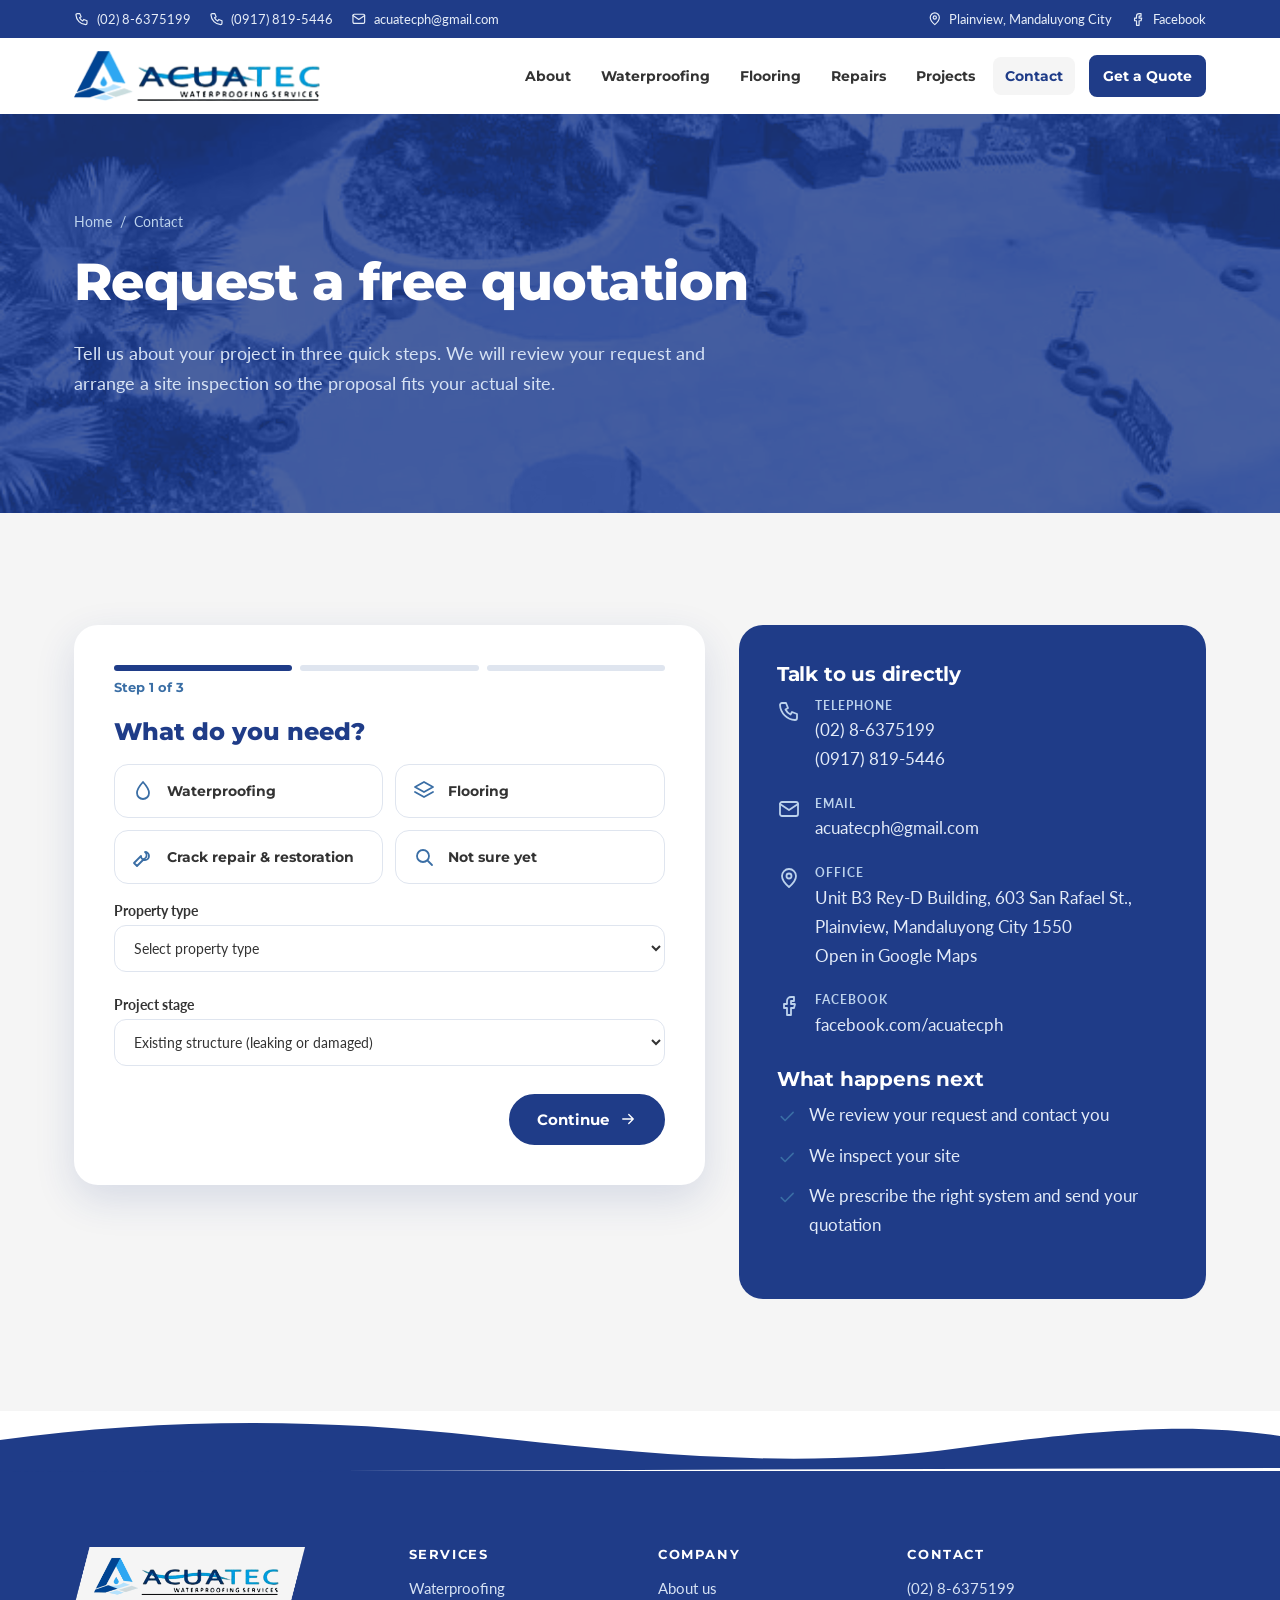
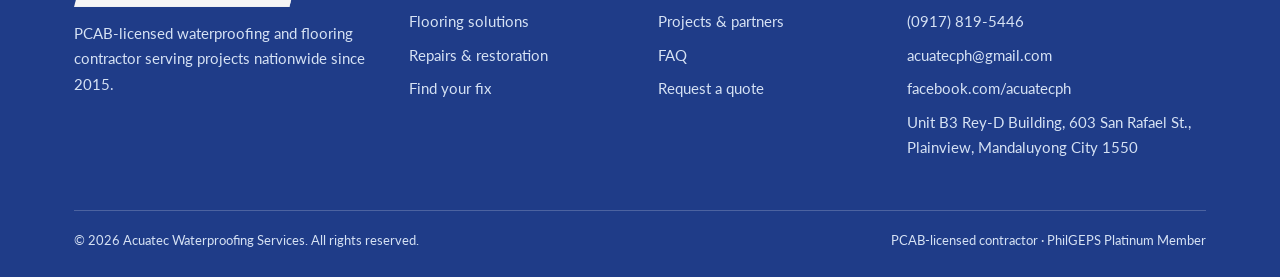
<file: contact.html>
<!DOCTYPE html>
<html lang="en-PH"><head><meta charset="utf-8"><meta name="viewport" content="width=device-width, initial-scale=1, viewport-fit=cover">
<title>Request a Free Waterproofing Quote | Acuatec Waterproofing Services</title><meta name="description" content="Request a free quotation for waterproofing, flooring or concrete repair. Acuatec is based in Mandaluyong City and serves projects nationwide.">
<link rel="canonical" href="https://USERNAME.github.io/acuatec-website/contact.html"><meta name="robots" content="index,follow,max-image-preview:large"><meta name="theme-color" content="#1F3C88">
<meta property="og:type" content="website"><meta property="og:site_name" content="Acuatec Waterproofing Services"><meta property="og:locale" content="en_PH">
<meta property="og:title" content="Request a Free Waterproofing Quote | Acuatec Waterproofing Services"><meta property="og:description" content="Request a free quotation for waterproofing, flooring or concrete repair. Acuatec is based in Mandaluyong City and serves projects nationwide."><meta property="og:url" content="https://USERNAME.github.io/acuatec-website/contact.html">
<meta property="og:image" content="https://USERNAME.github.io/acuatec-website/assets/img/og-cover.jpg"><meta property="og:image:width" content="1200"><meta property="og:image:height" content="630"><meta property="og:image:alt" content="Acuatec Waterproofing Services">
<meta name="twitter:card" content="summary_large_image"><meta name="twitter:title" content="Request a Free Waterproofing Quote | Acuatec Waterproofing Services"><meta name="twitter:description" content="Request a free quotation for waterproofing, flooring or concrete repair. Acuatec is based in Mandaluyong City and serves projects nationwide."><meta name="twitter:image" content="https://USERNAME.github.io/acuatec-website/assets/img/og-cover.jpg">
<link rel="icon" type="image/png" href="assets/img/favicon.png"><link rel="apple-touch-icon" href="assets/img/apple-touch-icon.png">
<link rel="preconnect" href="https://fonts.googleapis.com"><link rel="preconnect" href="https://fonts.gstatic.com" crossorigin>
<link rel="preload" as="image" href="assets/img/025-132.webp">
<link rel="stylesheet" href="https://fonts.googleapis.com/css2?family=Lato:wght@400;700&family=Montserrat:wght@500;600;700;800&display=swap">
<link rel="stylesheet" href="assets/css/styles.css"><script>document.documentElement.classList.add("js")</script><script type="application/ld+json">{"@context": "https://schema.org", "@type": "GeneralContractor", "@id": "https://USERNAME.github.io/acuatec-website/#business", "name": "Acuatec Waterproofing Services", "url": "https://USERNAME.github.io/acuatec-website/", "logo": "https://USERNAME.github.io/acuatec-website/assets/img/logo.png", "image": "https://USERNAME.github.io/acuatec-website/assets/img/og-cover.jpg", "description": "PCAB-licensed waterproofing and flooring contractor in Mandaluyong City, serving projects nationwide since 2015.", "telephone": "+63-2-8637-5199", "email": "acuatecph@gmail.com", "foundingDate": "2015", "address": {"@type": "PostalAddress", "streetAddress": "Unit B3 Rey-D Building, 603 San Rafael St., Plainview", "addressLocality": "Mandaluyong City", "postalCode": "1550", "addressCountry": "PH"}, "areaServed": {"@type": "Country", "name": "Philippines"}, "contactPoint": [{"@type": "ContactPoint", "telephone": "+63-917-819-5446", "contactType": "customer service", "areaServed": "PH"}], "sameAs": ["https://www.facebook.com/acuatecph"], "hasOfferCatalog": {"@type": "OfferCatalog", "name": "Services", "itemListElement": [{"@type": "Offer", "itemOffered": {"@type": "Service", "name": "Waterproofing"}}, {"@type": "Offer", "itemOffered": {"@type": "Service", "name": "Floor coating and polishing"}}, {"@type": "Offer", "itemOffered": {"@type": "Service", "name": "Concrete crack injection repair"}}, {"@type": "Offer", "itemOffered": {"@type": "Service", "name": "Rectification works"}}, {"@type": "Offer", "itemOffered": {"@type": "Service", "name": "Painting works"}}]}}</script><script type="application/ld+json">{"@context": "https://schema.org", "@type": "BreadcrumbList", "itemListElement": [{"@type": "ListItem", "position": 1, "name": "Home", "item": "https://USERNAME.github.io/acuatec-website/index.html"}, {"@type": "ListItem", "position": 2, "name": "Contact", "item": "https://USERNAME.github.io/acuatec-website/contact.html"}]}</script></head><body><a class="skip" href="#main">Skip to content</a><svg width="0" height="0" style="position:absolute" aria-hidden="true"><defs><symbol id="i-drop" viewBox="0 0 24 24"><path d="M12 3s6 6.5 6 11a6 6 0 0 1-12 0c0-4.5 6-11 6-11z"/></symbol><symbol id="i-shield" viewBox="0 0 24 24"><path d="M12 3l8 3v6c0 5-3.5 8-8 9-4.5-1-8-4-8-9V6l8-3z"/><path d="M8.5 12l2.5 2.5 4.5-5"/></symbol><symbol id="i-layers" viewBox="0 0 24 24"><path d="M12 3l9 5-9 5-9-5 9-5z"/><path d="M3 13l9 5 9-5"/></symbol><symbol id="i-tool" viewBox="0 0 24 24"><path d="M14 7a4 4 0 1 1-4 4L3 18l3 3 7-7a4 4 0 0 0 1-7z"/></symbol><symbol id="i-phone" viewBox="0 0 24 24"><path d="M5 4h4l2 5-2.5 1.5a11 11 0 0 0 5 5L15 13l5 2v4a2 2 0 0 1-2 2A16 16 0 0 1 3 6a2 2 0 0 1 2-2z"/></symbol><symbol id="i-mail" viewBox="0 0 24 24"><rect x="3" y="5" width="18" height="14" rx="2"/><path d="M3 7l9 6 9-6"/></symbol><symbol id="i-pin" viewBox="0 0 24 24"><path d="M12 21s7-6 7-11a7 7 0 0 0-14 0c0 5 7 11 7 11z"/><circle cx="12" cy="10" r="2.5"/></symbol><symbol id="i-check" viewBox="0 0 24 24"><path d="M5 12.5l4.5 4.5L19 7.5"/></symbol><symbol id="i-arrow" viewBox="0 0 24 24"><path d="M5 12h14M13 6l6 6-6 6"/></symbol><symbol id="i-l" viewBox="0 0 24 24"><path d="M15 5l-7 7 7 7"/></symbol><symbol id="i-r" viewBox="0 0 24 24"><path d="M9 5l7 7-7 7"/></symbol><symbol id="i-search" viewBox="0 0 24 24"><circle cx="11" cy="11" r="6"/><path d="M20 20l-4-4"/></symbol><symbol id="i-award" viewBox="0 0 24 24"><circle cx="12" cy="9" r="5"/><path d="M8.5 13.5L7 21l5-3 5 3-1.5-7.5"/></symbol><symbol id="i-users" viewBox="0 0 24 24"><circle cx="9" cy="8" r="3.5"/><path d="M2.5 20a6.5 6.5 0 0 1 13 0"/><circle cx="17" cy="9" r="2.5"/><path d="M17.5 14a5 5 0 0 1 4 5"/></symbol><symbol id="i-fb" viewBox="0 0 24 24"><path d="M14 8h3V4h-3a4 4 0 0 0-4 4v3H7v4h3v7h4v-7h3l1-4h-4V8z"/></symbol><symbol id="i-menu" viewBox="0 0 24 24"><path d="M4 7h16M4 12h16M4 17h16"/></symbol><symbol id="i-home" viewBox="0 0 24 24"><path d="M3 11l9-7 9 7"/><path d="M5 10v10h14V10"/><path d="M10 20v-6h4v6"/></symbol><symbol id="i-up" viewBox="0 0 24 24"><path d="M5 12h14M13 6l6 6-6 6"/></symbol></defs></svg><div class="topbar"><div class="w"><span><a href="tel:+63286375199"><svg class="ic" aria-hidden="true"><use href="#i-phone"/></svg>(02) 8-6375199</a><a href="tel:+639178195446"><svg class="ic" aria-hidden="true"><use href="#i-phone"/></svg>(0917) 819-5446</a><a href="mailto:acuatecph@gmail.com"><svg class="ic" aria-hidden="true"><use href="#i-mail"/></svg>acuatecph@gmail.com</a></span><span><span class="adr" style="display:inline-flex;gap:7px;align-items:center"><svg class="ic" aria-hidden="true"><use href="#i-pin"/></svg>Plainview, Mandaluyong City</span><a href="https://www.facebook.com/acuatecph" target="_blank" rel="noopener"><svg class="ic" aria-hidden="true"><use href="#i-fb"/></svg>Facebook</a></span></div></div><header class="site"><div class="w"><a class="logo" href="index.html" aria-label="Acuatec Waterproofing Services - home"><img src="assets/img/logo.png" width="1000" height="203" alt="Acuatec Waterproofing Services"></a>
<button class="burger" type="button" aria-label="Open menu" aria-expanded="false" aria-controls="nav"><svg class="ic" aria-hidden="true"><use href="#i-menu"/></svg></button>
<nav class="main" id="nav" aria-label="Main"><a href="index.html#about">About</a><a href="waterproofing.html">Waterproofing</a><a href="flooring.html">Flooring</a><a href="repairs.html">Repairs</a><a href="index.html#clients">Projects</a><a href="contact.html" aria-current="page">Contact</a><a class="btn" href="contact.html#quote">Get a Quote</a></nav></div></header><main id="main"><section class="banner"><img src="assets/img/025-132.webp" width="637" height="636" alt="" class="bg" fetchpriority="high"><div class="w"><nav class="crumb" aria-label="Breadcrumb"><a href="index.html">Home</a><span>/</span><span>Contact</span></nav><h1>Request a free quotation</h1><p>Tell us about your project in three quick steps. We will review your request and arrange a site inspection so the proposal fits your actual site.</p></div></section><section class="s alt"><div class="w qg"><div class="fcard rv" id="quote">
<form id="qf" novalidate aria-label="Quotation request form"><div class="prog" aria-hidden="true"><i class="on"></i><i></i><i></i></div><span class="pl" aria-live="polite"></span>
<fieldset class="step on"><legend>What do you need?</legend><div class="opts" role="radiogroup" aria-label="Service needed"><label class="opt"><input type="radio" name="service" value="Waterproofing"><span><svg class="ic" aria-hidden="true"><use href="#i-drop"/></svg>Waterproofing</span></label><label class="opt"><input type="radio" name="service" value="Flooring"><span><svg class="ic" aria-hidden="true"><use href="#i-layers"/></svg>Flooring</span></label><label class="opt"><input type="radio" name="service" value="Crack repair &amp; restoration"><span><svg class="ic" aria-hidden="true"><use href="#i-tool"/></svg>Crack repair &amp; restoration</span></label><label class="opt"><input type="radio" name="service" value="Not sure yet"><span><svg class="ic" aria-hidden="true"><use href="#i-search"/></svg>Not sure yet</span></label></div><span class="err" data-err="service"></span>
<label class="fl">Property type<select name="property"><option value="">Select property type</option><option>House / residence</option><option>Condominium or residential building</option><option>Commercial building or mall</option><option>Factory, warehouse or industrial</option><option>School or institution</option><option>Government building</option><option>Other</option></select><span class="err" data-err="property"></span></label>
<label class="fl">Project stage<select name="stage"><option>Existing structure (leaking or damaged)</option><option>New construction</option><option>Renovation</option></select></label></fieldset>
<fieldset class="step"><legend>About the site</legend><div class="fl">Areas to treat <small>Select all that apply</small></div><div class="opts chk"><label class="opt"><input type="checkbox" name="areas" value="Roof deck"><span>Roof deck</span></label><label class="opt"><input type="checkbox" name="areas" value="Bathroom / balcony"><span>Bathroom / balcony</span></label><label class="opt"><input type="checkbox" name="areas" value="Basement"><span>Basement</span></label><label class="opt"><input type="checkbox" name="areas" value="Water tank"><span>Water tank</span></label><label class="opt"><input type="checkbox" name="areas" value="Walls"><span>Walls</span></label><label class="opt"><input type="checkbox" name="areas" value="Floors"><span>Floors</span></label><label class="opt"><input type="checkbox" name="areas" value="Parking area"><span>Parking area</span></label><label class="opt"><input type="checkbox" name="areas" value="Other"><span>Other</span></label></div>
<label class="fl">Property location<input type="text" name="location" autocomplete="address-level2" placeholder="City / barangay"><span class="err" data-err="location"></span></label>
<label class="fl">Approximate area <small>Square meters, if known</small><input type="number" name="size" min="0" inputmode="numeric" placeholder="e.g. 250"></label>
<label class="fl">Preferred timeline<select name="timeline"><option value="">No preference</option><option>As soon as possible</option><option>Within 1 month</option><option>Within 3 months</option><option>Planning ahead</option></select></label>
<label class="fl">Anything else we should know?<textarea name="details" rows="3" placeholder="Describe the problem or project"></textarea></label></fieldset>
<fieldset class="step"><legend>Your contact details</legend><label class="fl">Full name<input type="text" name="name" autocomplete="name"><span class="err" data-err="name"></span></label>
<label class="fl">Company <small>Optional</small><input type="text" name="company" autocomplete="organization"></label>
<label class="fl">Mobile or phone number<input type="tel" name="phone" autocomplete="tel" placeholder="(0917) 000-0000"><span class="err" data-err="phone"></span></label>
<label class="fl">Email <small>Optional. We will send you a confirmation copy.</small><input type="email" name="email" autocomplete="email"><span class="err" data-err="email"></span></label>
<label class="fl">Preferred way to reach you<select name="contact"><option>Phone call</option><option>Text message</option><option>Email</option><option>Messenger</option></select></label>
<label class="fl" style="grid-template-columns:auto 1fr;gap:12px;align-items:start;font-weight:400"><input type="checkbox" name="consent" style="margin-top:6px"><span>I agree that Acuatec may contact me about this request.</span></label><span class="err" data-err="consent"></span>
<div class="hp" aria-hidden="true"><label>Leave empty<input type="text" name="_honey" tabindex="-1" autocomplete="off"></label></div></fieldset>
<div class="fnav"><button class="btn ghost back" type="button">Back</button><button class="btn nextb" type="button">Continue <svg class="ic" aria-hidden="true"><use href="#i-arrow"/></svg></button><button class="btn send" type="submit" hidden>Send request</button></div></form>
<div id="qs" class="ok" hidden><div class="tick"><svg class="ic" aria-hidden="true"><use href="#i-check"/></svg></div><h2>Request received</h2><p>Thank you. Our team will review your details and contact you shortly. Your reference number is:</p><div class="ref" id="qref"></div><pre id="qsum" style="white-space:pre-wrap;background:var(--g);border-radius:12px;padding:16px;font:14px/1.6 Lato,sans-serif;text-align:left"></pre><p>Need us sooner? Call <a href="tel:+63286375199"><b>(02) 8-6375199</b></a> or <a href="tel:+639178195446"><b>(0917) 819-5446</b></a>.</p></div>
<div id="qe" hidden><h2>One more step</h2><div class="fail">We could not send your request automatically. Please send it using one of the options below. Your details are ready to go.</div><pre id="qtxt" style="white-space:pre-wrap;background:var(--g);border-radius:12px;padding:16px;font:14px/1.6 Lato,sans-serif"></pre><div class="btns"><a class="btn" id="qmail" href="#">Send by email</a><a class="btn ghost" id="qms" href="https://m.me/acuatecph" target="_blank" rel="noopener">Message us on Messenger</a><button class="btn ghost" id="qcopy" type="button">Copy details</button></div></div></div>
<aside class="info rv d1"><h3>Talk to us directly</h3><div class="row"><svg class="ic" aria-hidden="true"><use href="#i-phone"/></svg><div><small>Telephone</small><a href="tel:+63286375199">(02) 8-6375199</a><br><a href="tel:+639178195446">(0917) 819-5446</a></div></div><div class="row"><svg class="ic" aria-hidden="true"><use href="#i-mail"/></svg><div><small>Email</small><a href="mailto:acuatecph@gmail.com">acuatecph@gmail.com</a></div></div>
<div class="row"><svg class="ic" aria-hidden="true"><use href="#i-pin"/></svg><div><small>Office</small>Unit B3 Rey-D Building, 603 San Rafael St., Plainview, Mandaluyong City 1550<br><a href="https://www.google.com/maps/search/?api=1&amp;query=Rey-D+Building+603+San+Rafael+St+Plainview+Mandaluyong" target="_blank" rel="noopener">Open in Google Maps</a></div></div><div class="row"><svg class="ic" aria-hidden="true"><use href="#i-fb"/></svg><div><small>Facebook</small><a href="https://www.facebook.com/acuatecph" target="_blank" rel="noopener">facebook.com/acuatecph</a></div></div>
<h3 style="margin-top:28px">What happens next</h3><ul class="list"><li style='color:#e3ebf8'><svg class="ic" aria-hidden="true"><use href="#i-check"/></svg><span>We review your request and contact you</span></li><li style='color:#e3ebf8'><svg class="ic" aria-hidden="true"><use href="#i-check"/></svg><span>We inspect your site</span></li><li style='color:#e3ebf8'><svg class="ic" aria-hidden="true"><use href="#i-check"/></svg><span>We prescribe the right system and send your quotation</span></li></ul></aside></div></section></main><footer class="site"><svg class="wave" viewBox="0 0 1440 60" preserveAspectRatio="none" aria-hidden="true"><path fill="currentColor" d="M0 60V28C180 6 360 6 540 24s360 34 540 12 270-24 360-12v32z"/></svg><div class="w"><div class="fg"><div><img class="flogo" src="assets/img/logo-plate.png" width="900" height="242" alt="Acuatec Waterproofing Services" loading="lazy"><p>PCAB-licensed waterproofing and flooring contractor serving projects nationwide since 2015.</p></div>
<div><h4>Services</h4><a href="waterproofing.html">Waterproofing</a><a href="flooring.html">Flooring solutions</a><a href="repairs.html">Repairs &amp; restoration</a><a href="index.html#fixs">Find your fix</a></div>
<div><h4>Company</h4><a href="index.html#about">About us</a><a href="index.html#clients">Projects &amp; partners</a><a href="index.html#faq">FAQ</a><a href="contact.html#quote">Request a quote</a></div>
<div><h4>Contact</h4><a href="tel:+63286375199">(02) 8-6375199</a><a href="tel:+639178195446">(0917) 819-5446</a><a href="mailto:acuatecph@gmail.com">acuatecph@gmail.com</a><a href="https://www.facebook.com/acuatecph" target="_blank" rel="noopener">facebook.com/acuatecph</a><p>Unit B3 Rey-D Building, 603 San Rafael St., Plainview, Mandaluyong City 1550</p></div></div>
<div class="copy"><span>&copy; <span data-year>2026</span> Acuatec Waterproofing Services. All rights reserved.</span><span>PCAB-licensed contractor &middot; PhilGEPS Platinum Member</span></div></div></footer>
<div class="fab"><a class="btn q" href="contact.html#quote">Get a Quote</a><button class="top" type="button" aria-label="Back to top"><svg class="ic" aria-hidden="true"><use href="#i-up"/></svg></button></div><script src="assets/js/main.js" defer></script></body></html>
</file>
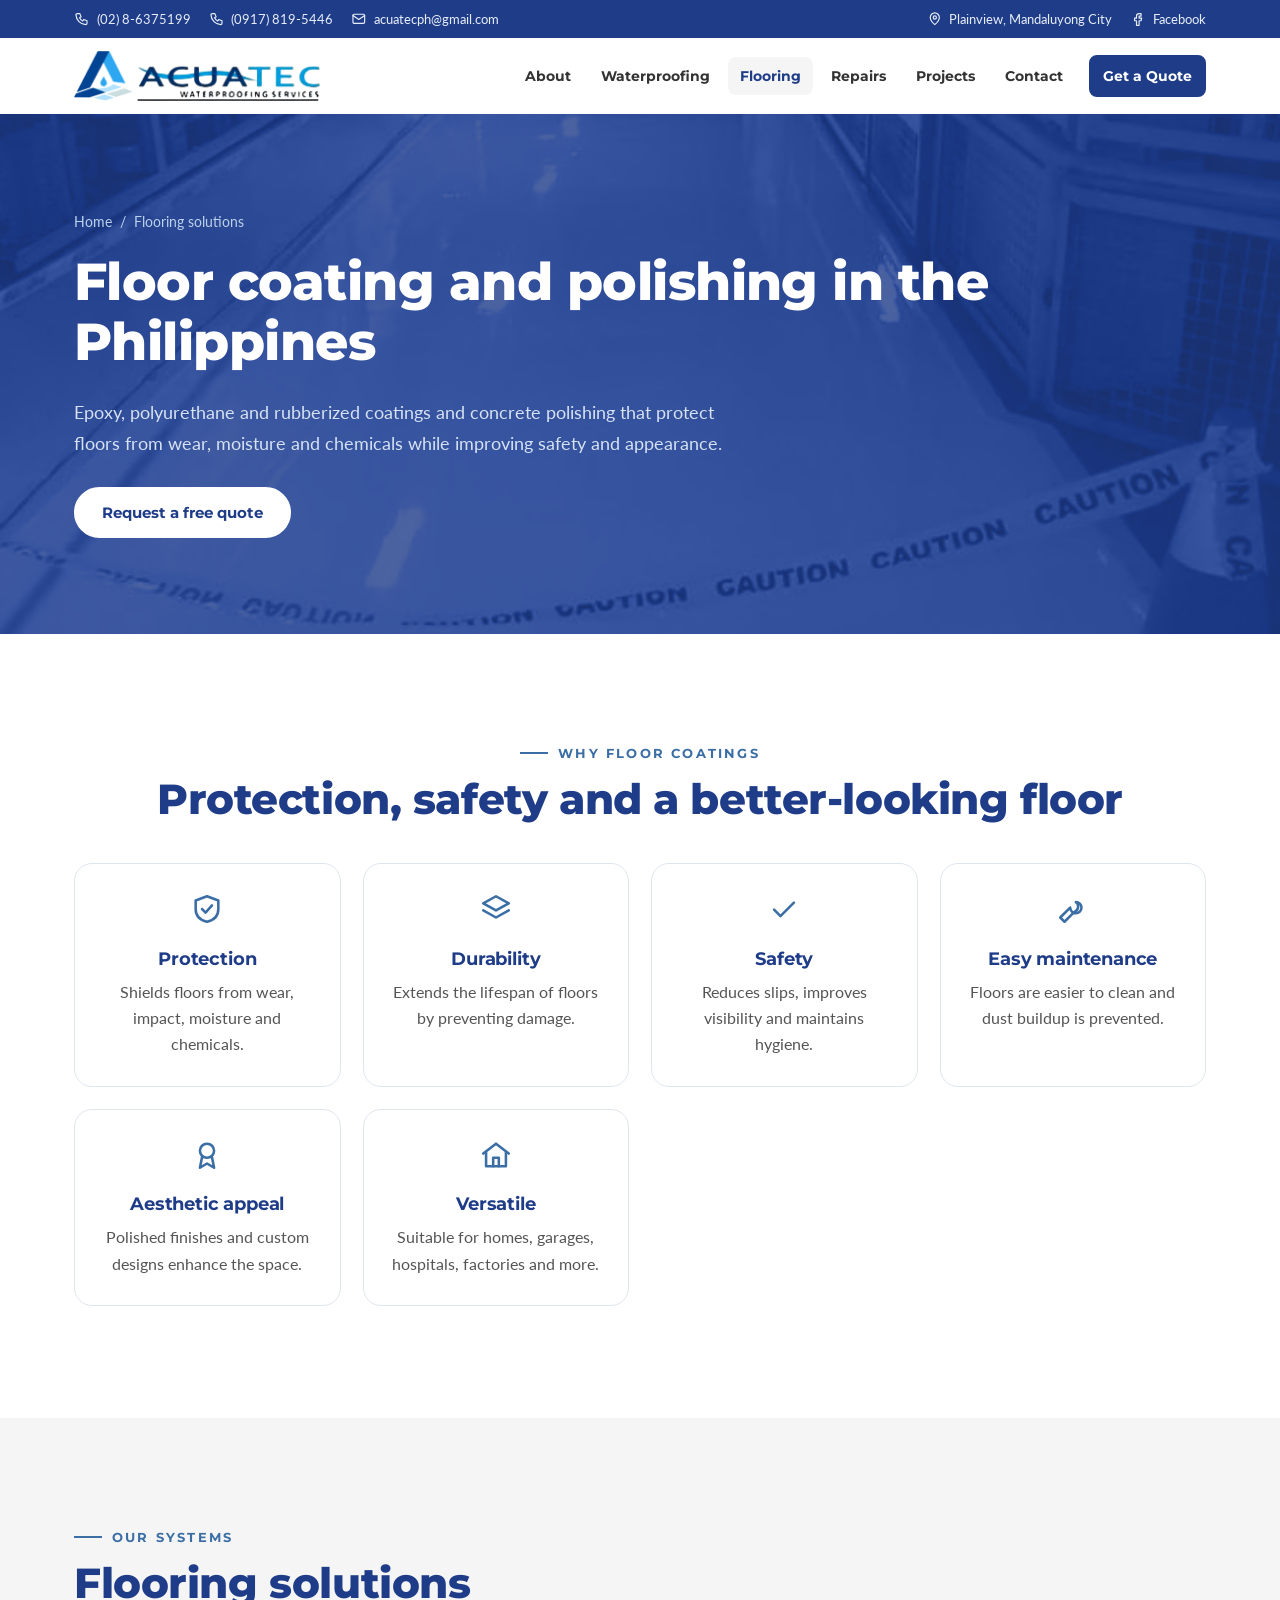
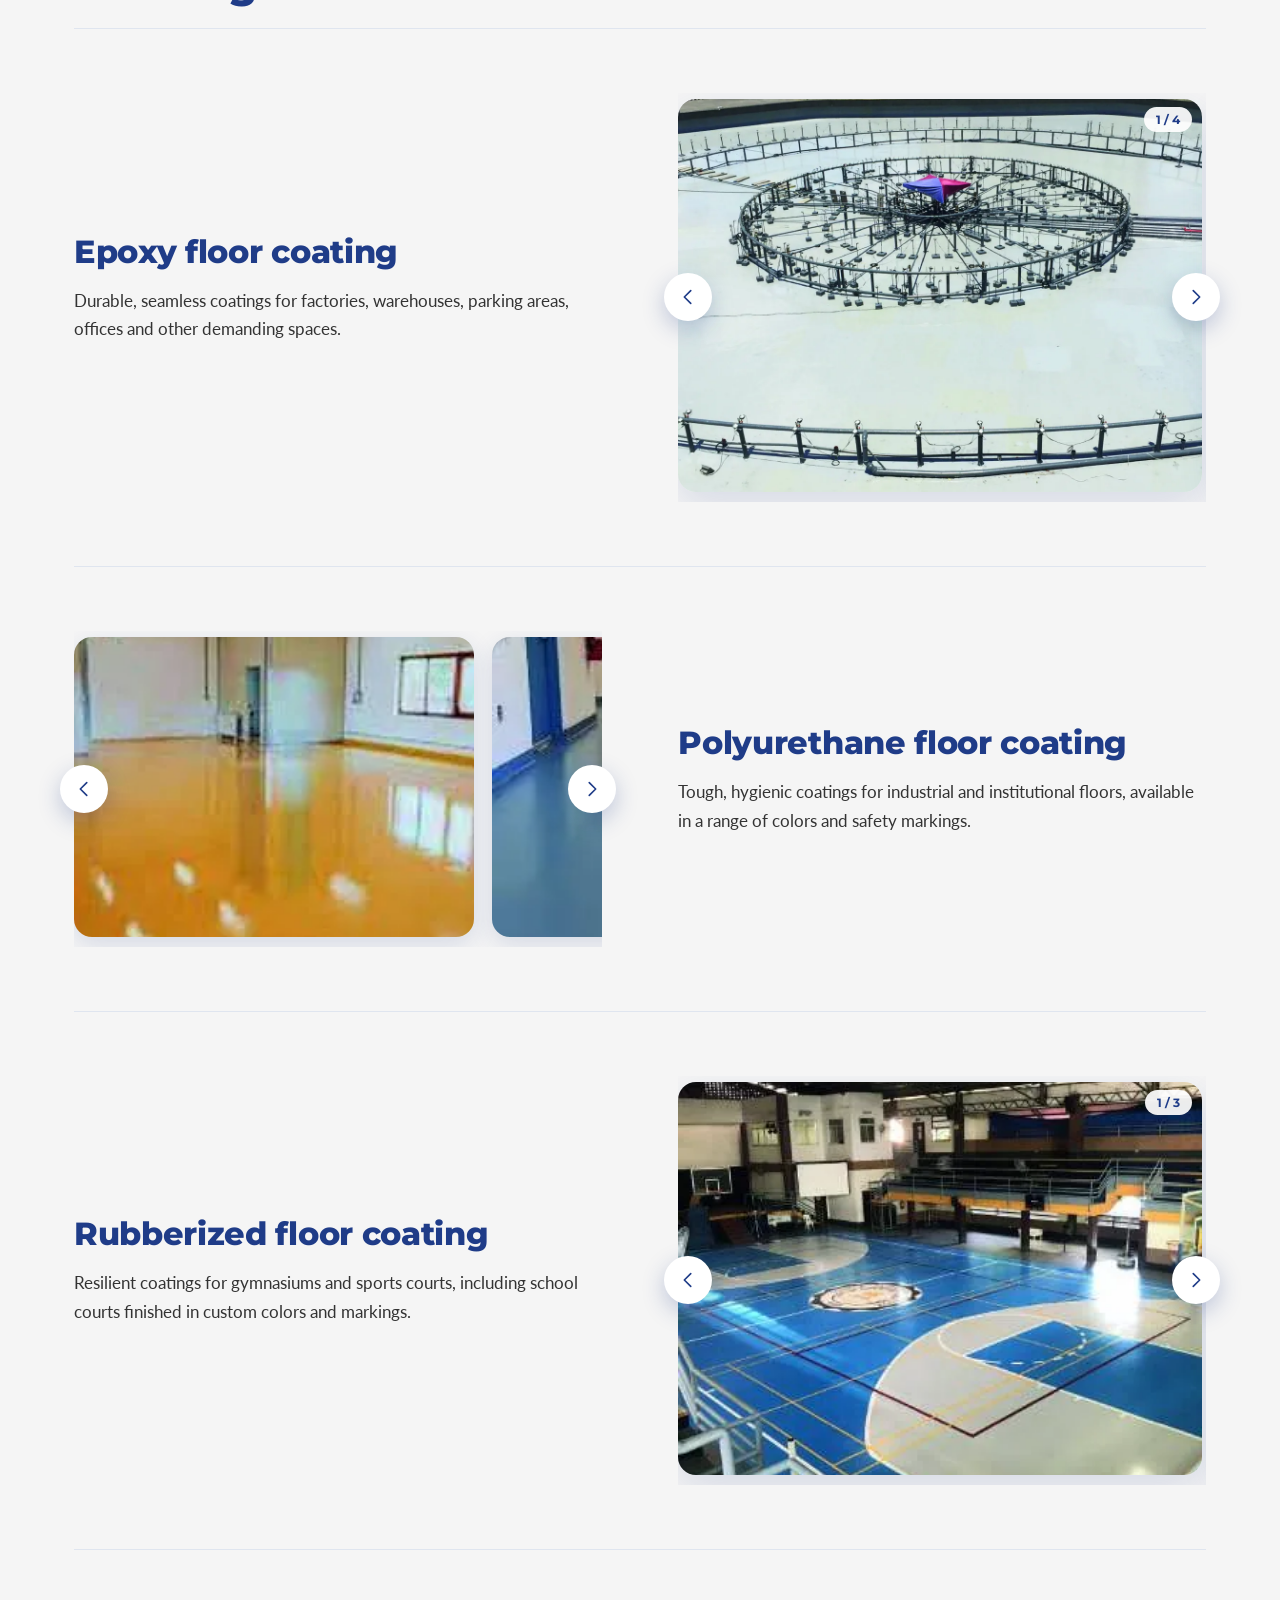
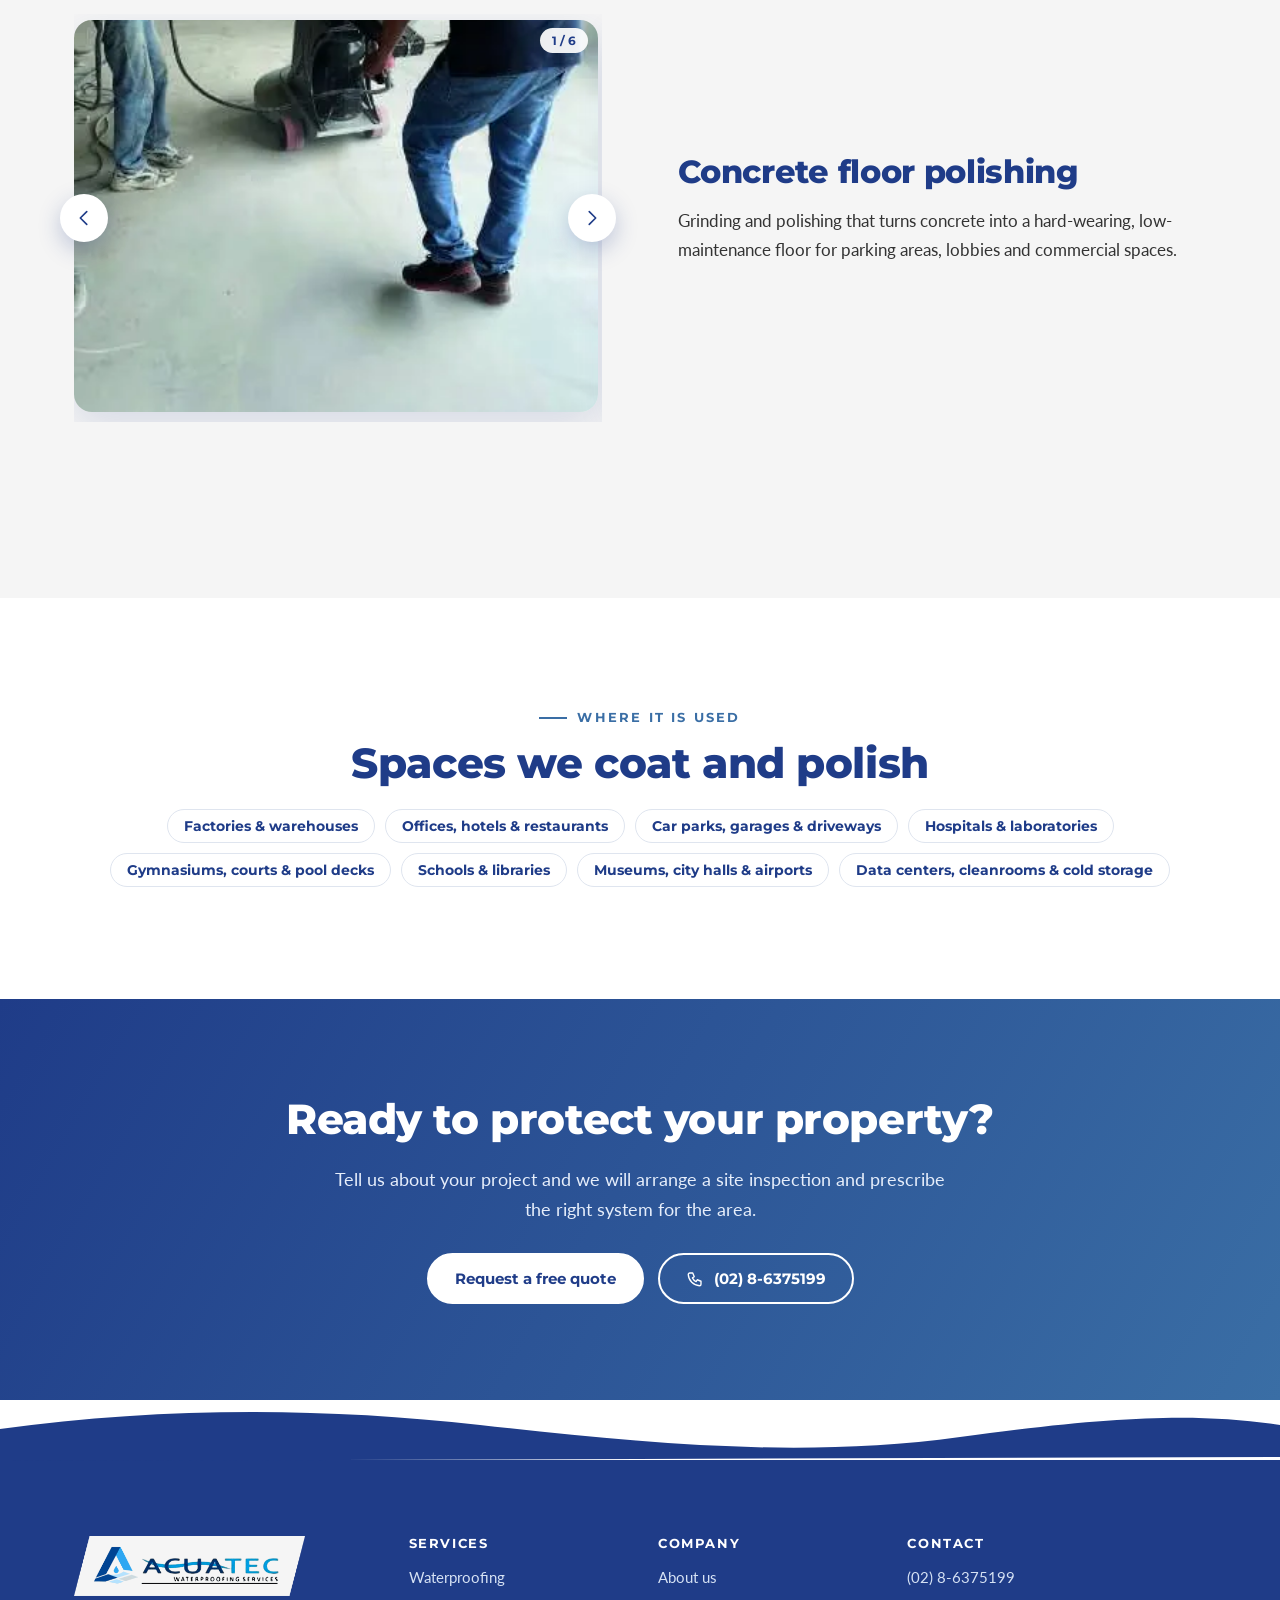
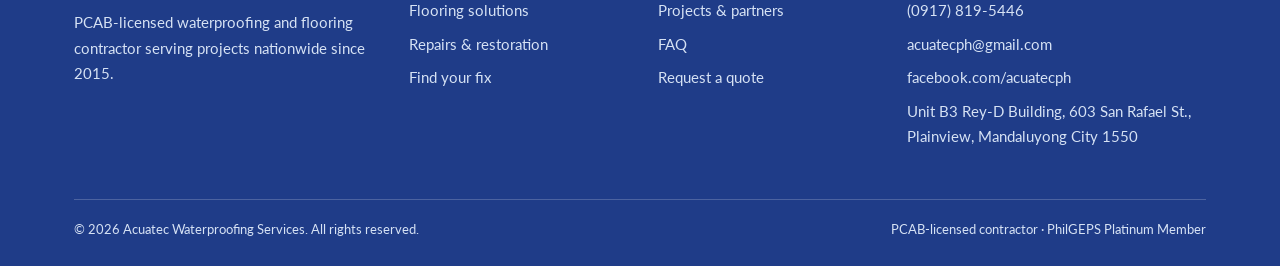
<file: flooring.html>
<!DOCTYPE html>
<html lang="en-PH"><head><meta charset="utf-8"><meta name="viewport" content="width=device-width, initial-scale=1, viewport-fit=cover">
<title>Epoxy &amp; Polyurethane Floor Coating Philippines | Acuatec</title><meta name="description" content="Epoxy, polyurethane and rubberized floor coatings and concrete polishing for factories, parking areas, schools and sports courts. Request a free quote from Acuatec.">
<link rel="canonical" href="https://USERNAME.github.io/acuatec-website/flooring.html"><meta name="robots" content="index,follow,max-image-preview:large"><meta name="theme-color" content="#1F3C88">
<meta property="og:type" content="website"><meta property="og:site_name" content="Acuatec Waterproofing Services"><meta property="og:locale" content="en_PH">
<meta property="og:title" content="Epoxy &amp; Polyurethane Floor Coating Philippines | Acuatec"><meta property="og:description" content="Epoxy, polyurethane and rubberized floor coatings and concrete polishing for factories, parking areas, schools and sports courts. Request a free quote from Acuatec."><meta property="og:url" content="https://USERNAME.github.io/acuatec-website/flooring.html">
<meta property="og:image" content="https://USERNAME.github.io/acuatec-website/assets/img/og-cover.jpg"><meta property="og:image:width" content="1200"><meta property="og:image:height" content="630"><meta property="og:image:alt" content="Acuatec Waterproofing Services">
<meta name="twitter:card" content="summary_large_image"><meta name="twitter:title" content="Epoxy &amp; Polyurethane Floor Coating Philippines | Acuatec"><meta name="twitter:description" content="Epoxy, polyurethane and rubberized floor coatings and concrete polishing for factories, parking areas, schools and sports courts. Request a free quote from Acuatec."><meta name="twitter:image" content="https://USERNAME.github.io/acuatec-website/assets/img/og-cover.jpg">
<link rel="icon" type="image/png" href="assets/img/favicon.png"><link rel="apple-touch-icon" href="assets/img/apple-touch-icon.png">
<link rel="preconnect" href="https://fonts.googleapis.com"><link rel="preconnect" href="https://fonts.gstatic.com" crossorigin>
<link rel="preload" as="image" href="assets/img/017-070.webp">
<link rel="stylesheet" href="https://fonts.googleapis.com/css2?family=Lato:wght@400;700&family=Montserrat:wght@500;600;700;800&display=swap">
<link rel="stylesheet" href="assets/css/styles.css"><script>document.documentElement.classList.add("js")</script><script type="application/ld+json">{"@context": "https://schema.org", "@type": "GeneralContractor", "@id": "https://USERNAME.github.io/acuatec-website/#business", "name": "Acuatec Waterproofing Services", "url": "https://USERNAME.github.io/acuatec-website/", "logo": "https://USERNAME.github.io/acuatec-website/assets/img/logo.png", "image": "https://USERNAME.github.io/acuatec-website/assets/img/og-cover.jpg", "description": "PCAB-licensed waterproofing and flooring contractor in Mandaluyong City, serving projects nationwide since 2015.", "telephone": "+63-2-8637-5199", "email": "acuatecph@gmail.com", "foundingDate": "2015", "address": {"@type": "PostalAddress", "streetAddress": "Unit B3 Rey-D Building, 603 San Rafael St., Plainview", "addressLocality": "Mandaluyong City", "postalCode": "1550", "addressCountry": "PH"}, "areaServed": {"@type": "Country", "name": "Philippines"}, "contactPoint": [{"@type": "ContactPoint", "telephone": "+63-917-819-5446", "contactType": "customer service", "areaServed": "PH"}], "sameAs": ["https://www.facebook.com/acuatecph"], "hasOfferCatalog": {"@type": "OfferCatalog", "name": "Services", "itemListElement": [{"@type": "Offer", "itemOffered": {"@type": "Service", "name": "Waterproofing"}}, {"@type": "Offer", "itemOffered": {"@type": "Service", "name": "Floor coating and polishing"}}, {"@type": "Offer", "itemOffered": {"@type": "Service", "name": "Concrete crack injection repair"}}, {"@type": "Offer", "itemOffered": {"@type": "Service", "name": "Rectification works"}}, {"@type": "Offer", "itemOffered": {"@type": "Service", "name": "Painting works"}}]}}</script><script type="application/ld+json">{"@context": "https://schema.org", "@type": "Service", "name": "Floor coating and polishing", "description": "Epoxy, polyurethane and rubberized floor coatings and concrete floor polishing.", "serviceType": "Floor coating and polishing", "provider": {"@id": "https://USERNAME.github.io/acuatec-website/#business"}, "areaServed": {"@type": "Country", "name": "Philippines"}, "url": "https://USERNAME.github.io/acuatec-website/flooring.html"}</script><script type="application/ld+json">{"@context": "https://schema.org", "@type": "BreadcrumbList", "itemListElement": [{"@type": "ListItem", "position": 1, "name": "Home", "item": "https://USERNAME.github.io/acuatec-website/index.html"}, {"@type": "ListItem", "position": 2, "name": "Flooring solutions", "item": "https://USERNAME.github.io/acuatec-website/flooring.html"}]}</script></head><body><a class="skip" href="#main">Skip to content</a><svg width="0" height="0" style="position:absolute" aria-hidden="true"><defs><symbol id="i-drop" viewBox="0 0 24 24"><path d="M12 3s6 6.5 6 11a6 6 0 0 1-12 0c0-4.5 6-11 6-11z"/></symbol><symbol id="i-shield" viewBox="0 0 24 24"><path d="M12 3l8 3v6c0 5-3.5 8-8 9-4.5-1-8-4-8-9V6l8-3z"/><path d="M8.5 12l2.5 2.5 4.5-5"/></symbol><symbol id="i-layers" viewBox="0 0 24 24"><path d="M12 3l9 5-9 5-9-5 9-5z"/><path d="M3 13l9 5 9-5"/></symbol><symbol id="i-tool" viewBox="0 0 24 24"><path d="M14 7a4 4 0 1 1-4 4L3 18l3 3 7-7a4 4 0 0 0 1-7z"/></symbol><symbol id="i-phone" viewBox="0 0 24 24"><path d="M5 4h4l2 5-2.5 1.5a11 11 0 0 0 5 5L15 13l5 2v4a2 2 0 0 1-2 2A16 16 0 0 1 3 6a2 2 0 0 1 2-2z"/></symbol><symbol id="i-mail" viewBox="0 0 24 24"><rect x="3" y="5" width="18" height="14" rx="2"/><path d="M3 7l9 6 9-6"/></symbol><symbol id="i-pin" viewBox="0 0 24 24"><path d="M12 21s7-6 7-11a7 7 0 0 0-14 0c0 5 7 11 7 11z"/><circle cx="12" cy="10" r="2.5"/></symbol><symbol id="i-check" viewBox="0 0 24 24"><path d="M5 12.5l4.5 4.5L19 7.5"/></symbol><symbol id="i-arrow" viewBox="0 0 24 24"><path d="M5 12h14M13 6l6 6-6 6"/></symbol><symbol id="i-l" viewBox="0 0 24 24"><path d="M15 5l-7 7 7 7"/></symbol><symbol id="i-r" viewBox="0 0 24 24"><path d="M9 5l7 7-7 7"/></symbol><symbol id="i-search" viewBox="0 0 24 24"><circle cx="11" cy="11" r="6"/><path d="M20 20l-4-4"/></symbol><symbol id="i-award" viewBox="0 0 24 24"><circle cx="12" cy="9" r="5"/><path d="M8.5 13.5L7 21l5-3 5 3-1.5-7.5"/></symbol><symbol id="i-users" viewBox="0 0 24 24"><circle cx="9" cy="8" r="3.5"/><path d="M2.5 20a6.5 6.5 0 0 1 13 0"/><circle cx="17" cy="9" r="2.5"/><path d="M17.5 14a5 5 0 0 1 4 5"/></symbol><symbol id="i-fb" viewBox="0 0 24 24"><path d="M14 8h3V4h-3a4 4 0 0 0-4 4v3H7v4h3v7h4v-7h3l1-4h-4V8z"/></symbol><symbol id="i-menu" viewBox="0 0 24 24"><path d="M4 7h16M4 12h16M4 17h16"/></symbol><symbol id="i-home" viewBox="0 0 24 24"><path d="M3 11l9-7 9 7"/><path d="M5 10v10h14V10"/><path d="M10 20v-6h4v6"/></symbol><symbol id="i-up" viewBox="0 0 24 24"><path d="M5 12h14M13 6l6 6-6 6"/></symbol></defs></svg><div class="topbar"><div class="w"><span><a href="tel:+63286375199"><svg class="ic" aria-hidden="true"><use href="#i-phone"/></svg>(02) 8-6375199</a><a href="tel:+639178195446"><svg class="ic" aria-hidden="true"><use href="#i-phone"/></svg>(0917) 819-5446</a><a href="mailto:acuatecph@gmail.com"><svg class="ic" aria-hidden="true"><use href="#i-mail"/></svg>acuatecph@gmail.com</a></span><span><span class="adr" style="display:inline-flex;gap:7px;align-items:center"><svg class="ic" aria-hidden="true"><use href="#i-pin"/></svg>Plainview, Mandaluyong City</span><a href="https://www.facebook.com/acuatecph" target="_blank" rel="noopener"><svg class="ic" aria-hidden="true"><use href="#i-fb"/></svg>Facebook</a></span></div></div><header class="site"><div class="w"><a class="logo" href="index.html" aria-label="Acuatec Waterproofing Services - home"><img src="assets/img/logo.png" width="1000" height="203" alt="Acuatec Waterproofing Services"></a>
<button class="burger" type="button" aria-label="Open menu" aria-expanded="false" aria-controls="nav"><svg class="ic" aria-hidden="true"><use href="#i-menu"/></svg></button>
<nav class="main" id="nav" aria-label="Main"><a href="index.html#about">About</a><a href="waterproofing.html">Waterproofing</a><a href="flooring.html" aria-current="page">Flooring</a><a href="repairs.html">Repairs</a><a href="index.html#clients">Projects</a><a href="contact.html">Contact</a><a class="btn" href="contact.html#quote">Get a Quote</a></nav></div></header><main id="main"><section class="banner"><img src="assets/img/017-070.webp" width="720" height="805" alt="" class="bg" fetchpriority="high"><div class="w"><nav class="crumb" aria-label="Breadcrumb"><a href="index.html">Home</a><span>/</span><span>Flooring solutions</span></nav><h1>Floor coating and polishing in the Philippines</h1><p>Epoxy, polyurethane and rubberized coatings and concrete polishing that protect floors from wear, moisture and chemicals while improving safety and appearance.</p><div class="btns"><a class="btn light" href="contact.html#quote">Request a free quote</a></div></div></section><section class="s" id="benefits"><div class="w ctr"><div class="eyebrow rv">Why floor coatings</div><h2 class="rv">Protection, safety and a better-looking floor</h2><div class="feat"><div class="fc2 rv"><svg class="ic" aria-hidden="true"><use href="#i-shield"/></svg><h3>Protection</h3><p>Shields floors from wear, impact, moisture and chemicals.</p></div><div class="fc2 rv"><svg class="ic" aria-hidden="true"><use href="#i-layers"/></svg><h3>Durability</h3><p>Extends the lifespan of floors by preventing damage.</p></div><div class="fc2 rv"><svg class="ic" aria-hidden="true"><use href="#i-check"/></svg><h3>Safety</h3><p>Reduces slips, improves visibility and maintains hygiene.</p></div><div class="fc2 rv"><svg class="ic" aria-hidden="true"><use href="#i-tool"/></svg><h3>Easy maintenance</h3><p>Floors are easier to clean and dust buildup is prevented.</p></div><div class="fc2 rv"><svg class="ic" aria-hidden="true"><use href="#i-award"/></svg><h3>Aesthetic appeal</h3><p>Polished finishes and custom designs enhance the space.</p></div><div class="fc2 rv"><svg class="ic" aria-hidden="true"><use href="#i-home"/></svg><h3>Versatile</h3><p>Suitable for homes, garages, hospitals, factories and more.</p></div></div></div></section>
<section class="s alt"><div class="w"><div class="eyebrow rv">Our systems</div><h2 class="rv">Flooring solutions</h2>
<div class="sol" id="epoxy"><div class="two"><div class="rv"><h2>Epoxy floor coating</h2><p>Durable, seamless coatings for factories, warehouses, parking areas, offices and other demanding spaces.</p></div><div class="car one rv" data-car><div class="track" tabindex="0" role="region" aria-label="Photo carousel"><figure class="slide"><img src="assets/img/016-069.webp" width="1100" height="1100" alt="Epoxy-coated deck" loading="lazy" decoding="async"></figure><figure class="slide"><img src="assets/img/017-070.webp" width="720" height="805" alt="Epoxy floor coating in an industrial corridor" loading="lazy" decoding="async"></figure><figure class="slide"><img src="assets/img/018-072.webp" width="429" height="429" alt="Epoxy floor coating" loading="lazy" decoding="async"></figure><figure class="slide"><img src="assets/img/018-076.webp" width="429" height="429" alt="Epoxy floor coating" loading="lazy" decoding="async"></figure></div><button class="cb prev" type="button" aria-label="Previous photo"><svg class="ic" aria-hidden="true"><use href="#i-l"/></svg></button><button class="cb next" type="button" aria-label="Next photo"><svg class="ic" aria-hidden="true"><use href="#i-r"/></svg></button><span class="cnt" aria-live="polite"></span></div></div></div>
<div class="sol rev" id="pu"><div class="two"><div class="rv"><h2>Polyurethane floor coating</h2><p>Tough, hygienic coatings for industrial and institutional floors, available in a range of colors and safety markings.</p></div><div class="car sm rv" data-car><div class="track" tabindex="0" role="region" aria-label="Photo carousel"><figure class="slide"><img src="assets/img/019-077.webp" width="225" height="225" alt="Polyurethane floor coating" loading="lazy" decoding="async"></figure><figure class="slide"><img src="assets/img/019-078.webp" width="221" height="222" alt="Polyurethane floor coating in a corridor" loading="lazy" decoding="async"></figure><figure class="slide"><img src="assets/img/019-079.webp" width="203" height="202" alt="Polyurethane floor coating with safety markings" loading="lazy" decoding="async"></figure></div><button class="cb prev" type="button" aria-label="Previous photo"><svg class="ic" aria-hidden="true"><use href="#i-l"/></svg></button><button class="cb next" type="button" aria-label="Next photo"><svg class="ic" aria-hidden="true"><use href="#i-r"/></svg></button></div></div></div>
<div class="sol" id="rubber"><div class="two"><div class="rv"><h2>Rubberized floor coating</h2><p>Resilient coatings for gymnasiums and sports courts, including school courts finished in custom colors and markings.</p></div><div class="car one rv" data-car><div class="track" tabindex="0" role="region" aria-label="Photo carousel"><figure class="slide"><img src="assets/img/019-080.webp" width="368" height="367" alt="Rubberized coating on a school gymnasium court" loading="lazy" decoding="async"></figure><figure class="slide"><img src="assets/img/019-081.webp" width="368" height="367" alt="Court center marking" loading="lazy" decoding="async"></figure><figure class="slide"><img src="assets/img/019-082.webp" width="368" height="367" alt="Basketball court coating" loading="lazy" decoding="async"></figure></div><button class="cb prev" type="button" aria-label="Previous photo"><svg class="ic" aria-hidden="true"><use href="#i-l"/></svg></button><button class="cb next" type="button" aria-label="Next photo"><svg class="ic" aria-hidden="true"><use href="#i-r"/></svg></button><span class="cnt" aria-live="polite"></span></div></div></div>
<div class="sol rev" id="polish"><div class="two"><div class="rv"><h2>Concrete floor polishing</h2><p>Grinding and polishing that turns concrete into a hard-wearing, low-maintenance floor for parking areas, lobbies and commercial spaces.</p></div><div class="car one rv" data-car><div class="track" tabindex="0" role="region" aria-label="Photo carousel"><figure class="slide"><img src="assets/img/020-083.webp" width="367" height="368" alt="Concrete floor polishing" loading="lazy" decoding="async"></figure><figure class="slide"><img src="assets/img/020-085.webp" width="368" height="367" alt="Concrete floor polishing" loading="lazy" decoding="async"></figure><figure class="slide"><img src="assets/img/020-089.webp" width="368" height="367" alt="Concrete floor polishing" loading="lazy" decoding="async"></figure><figure class="slide"><img src="assets/img/020-091.webp" width="367" height="368" alt="Concrete floor polishing" loading="lazy" decoding="async"></figure><figure class="slide"><img src="assets/img/020-092.webp" width="368" height="367" alt="Concrete floor polishing" loading="lazy" decoding="async"></figure><figure class="slide"><img src="assets/img/020-093.webp" width="367" height="368" alt="Concrete floor polishing" loading="lazy" decoding="async"></figure></div><button class="cb prev" type="button" aria-label="Previous photo"><svg class="ic" aria-hidden="true"><use href="#i-l"/></svg></button><button class="cb next" type="button" aria-label="Next photo"><svg class="ic" aria-hidden="true"><use href="#i-r"/></svg></button><span class="cnt" aria-live="polite"></span></div></div></div>
</div></section>
<section class="s ctr"><div class="w"><div class="eyebrow rv">Where it is used</div><h2 class="rv">Spaces we coat and polish</h2><div class="chips rv"><span>Factories &amp; warehouses</span><span>Offices, hotels &amp; restaurants</span><span>Car parks, garages &amp; driveways</span><span>Hospitals &amp; laboratories</span><span>Gymnasiums, courts &amp; pool decks</span><span>Schools &amp; libraries</span><span>Museums, city halls &amp; airports</span><span>Data centers, cleanrooms &amp; cold storage</span></div></div></section><section class="cta"><div class="w rv"><h2>Ready to protect your property?</h2><p>Tell us about your project and we will arrange a site inspection and prescribe the right system for the area.</p><div class="btns"><a class="btn light" href="contact.html#quote">Request a free quote</a><a class="btn outl" href="tel:+63286375199"><svg class="ic" aria-hidden="true"><use href="#i-phone"/></svg> (02) 8-6375199</a></div></div></section></main><footer class="site"><svg class="wave" viewBox="0 0 1440 60" preserveAspectRatio="none" aria-hidden="true"><path fill="currentColor" d="M0 60V28C180 6 360 6 540 24s360 34 540 12 270-24 360-12v32z"/></svg><div class="w"><div class="fg"><div><img class="flogo" src="assets/img/logo-plate.png" width="900" height="242" alt="Acuatec Waterproofing Services" loading="lazy"><p>PCAB-licensed waterproofing and flooring contractor serving projects nationwide since 2015.</p></div>
<div><h4>Services</h4><a href="waterproofing.html">Waterproofing</a><a href="flooring.html">Flooring solutions</a><a href="repairs.html">Repairs &amp; restoration</a><a href="index.html#fixs">Find your fix</a></div>
<div><h4>Company</h4><a href="index.html#about">About us</a><a href="index.html#clients">Projects &amp; partners</a><a href="index.html#faq">FAQ</a><a href="contact.html#quote">Request a quote</a></div>
<div><h4>Contact</h4><a href="tel:+63286375199">(02) 8-6375199</a><a href="tel:+639178195446">(0917) 819-5446</a><a href="mailto:acuatecph@gmail.com">acuatecph@gmail.com</a><a href="https://www.facebook.com/acuatecph" target="_blank" rel="noopener">facebook.com/acuatecph</a><p>Unit B3 Rey-D Building, 603 San Rafael St., Plainview, Mandaluyong City 1550</p></div></div>
<div class="copy"><span>&copy; <span data-year>2026</span> Acuatec Waterproofing Services. All rights reserved.</span><span>PCAB-licensed contractor &middot; PhilGEPS Platinum Member</span></div></div></footer>
<div class="fab"><a class="btn q" href="contact.html#quote">Get a Quote</a><button class="top" type="button" aria-label="Back to top"><svg class="ic" aria-hidden="true"><use href="#i-up"/></svg></button></div><script src="assets/js/main.js" defer></script></body></html>
</file>
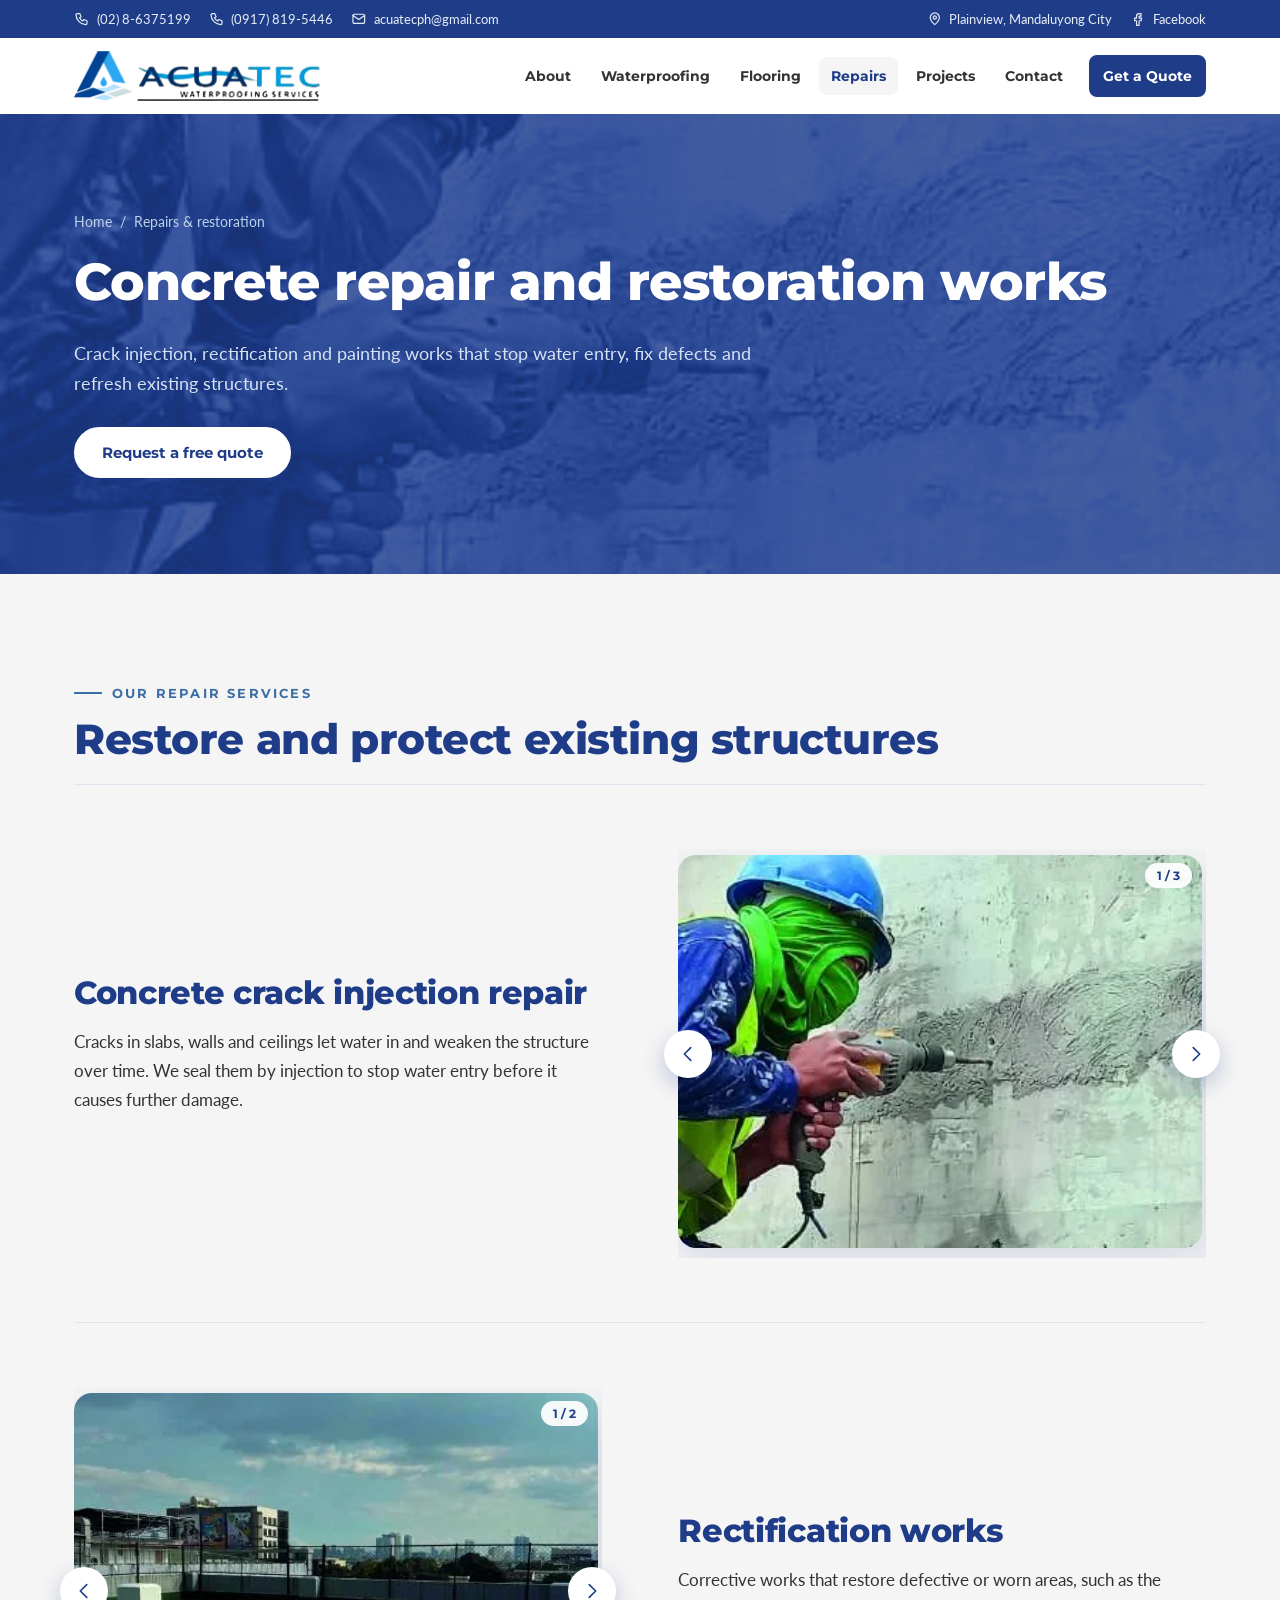
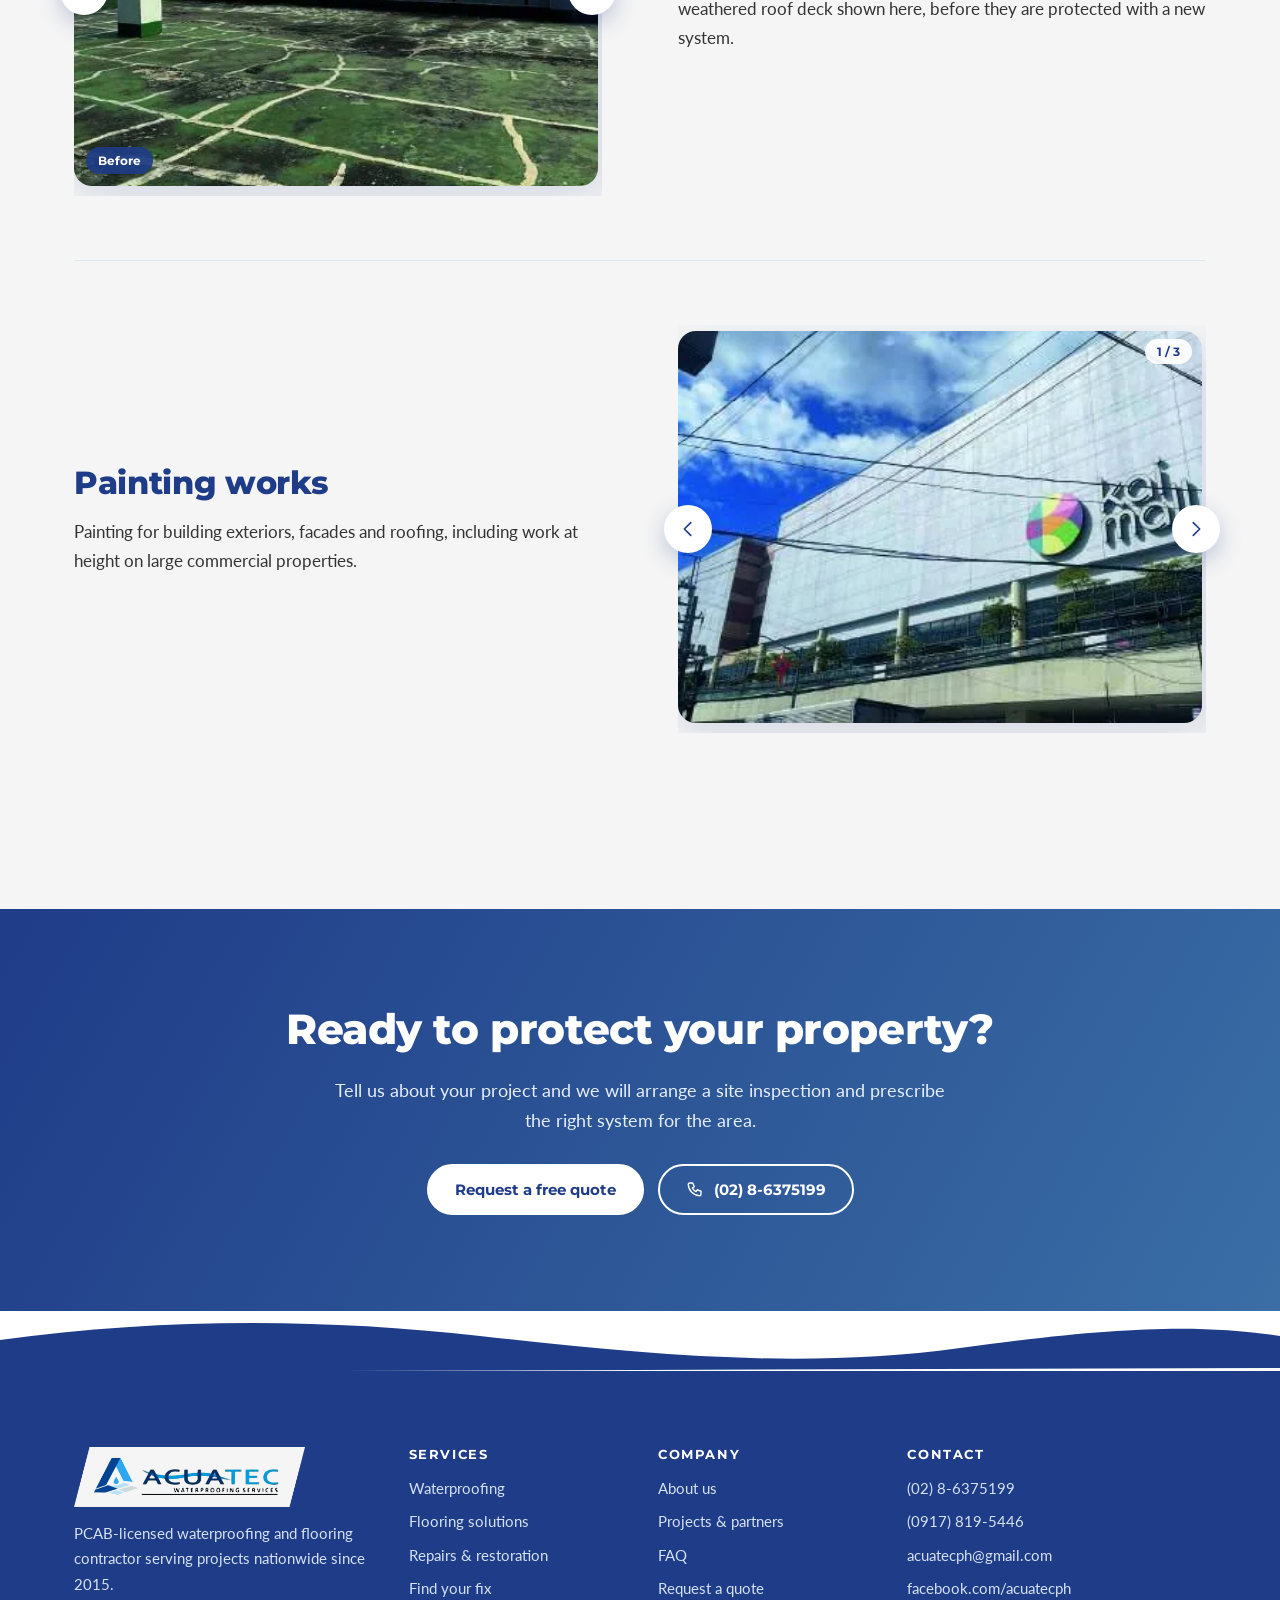
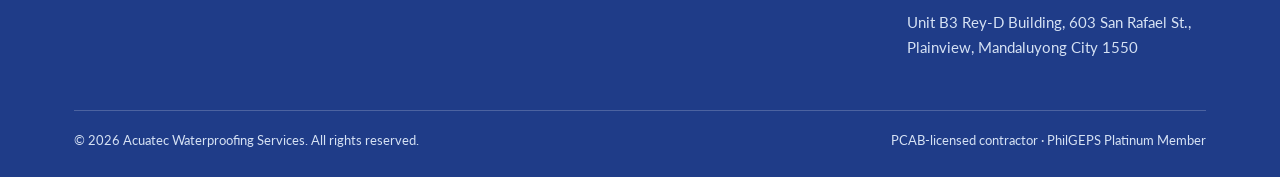
<file: repairs.html>
<!DOCTYPE html>
<html lang="en-PH"><head><meta charset="utf-8"><meta name="viewport" content="width=device-width, initial-scale=1, viewport-fit=cover">
<title>Concrete Crack Injection &amp; Restoration Works | Acuatec</title><meta name="description" content="Concrete crack injection repair, rectification works and painting works for existing structures. PCAB-licensed contractor serving projects nationwide.">
<link rel="canonical" href="https://USERNAME.github.io/acuatec-website/repairs.html"><meta name="robots" content="index,follow,max-image-preview:large"><meta name="theme-color" content="#1F3C88">
<meta property="og:type" content="website"><meta property="og:site_name" content="Acuatec Waterproofing Services"><meta property="og:locale" content="en_PH">
<meta property="og:title" content="Concrete Crack Injection &amp; Restoration Works | Acuatec"><meta property="og:description" content="Concrete crack injection repair, rectification works and painting works for existing structures. PCAB-licensed contractor serving projects nationwide."><meta property="og:url" content="https://USERNAME.github.io/acuatec-website/repairs.html">
<meta property="og:image" content="https://USERNAME.github.io/acuatec-website/assets/img/og-cover.jpg"><meta property="og:image:width" content="1200"><meta property="og:image:height" content="630"><meta property="og:image:alt" content="Acuatec Waterproofing Services">
<meta name="twitter:card" content="summary_large_image"><meta name="twitter:title" content="Concrete Crack Injection &amp; Restoration Works | Acuatec"><meta name="twitter:description" content="Concrete crack injection repair, rectification works and painting works for existing structures. PCAB-licensed contractor serving projects nationwide."><meta name="twitter:image" content="https://USERNAME.github.io/acuatec-website/assets/img/og-cover.jpg">
<link rel="icon" type="image/png" href="assets/img/favicon.png"><link rel="apple-touch-icon" href="assets/img/apple-touch-icon.png">
<link rel="preconnect" href="https://fonts.googleapis.com"><link rel="preconnect" href="https://fonts.gstatic.com" crossorigin>

<link rel="stylesheet" href="https://fonts.googleapis.com/css2?family=Lato:wght@400;700&family=Montserrat:wght@500;600;700;800&display=swap">
<link rel="stylesheet" href="assets/css/styles.css"><script>document.documentElement.classList.add("js")</script><script type="application/ld+json">{"@context": "https://schema.org", "@type": "GeneralContractor", "@id": "https://USERNAME.github.io/acuatec-website/#business", "name": "Acuatec Waterproofing Services", "url": "https://USERNAME.github.io/acuatec-website/", "logo": "https://USERNAME.github.io/acuatec-website/assets/img/logo.png", "image": "https://USERNAME.github.io/acuatec-website/assets/img/og-cover.jpg", "description": "PCAB-licensed waterproofing and flooring contractor in Mandaluyong City, serving projects nationwide since 2015.", "telephone": "+63-2-8637-5199", "email": "acuatecph@gmail.com", "foundingDate": "2015", "address": {"@type": "PostalAddress", "streetAddress": "Unit B3 Rey-D Building, 603 San Rafael St., Plainview", "addressLocality": "Mandaluyong City", "postalCode": "1550", "addressCountry": "PH"}, "areaServed": {"@type": "Country", "name": "Philippines"}, "contactPoint": [{"@type": "ContactPoint", "telephone": "+63-917-819-5446", "contactType": "customer service", "areaServed": "PH"}], "sameAs": ["https://www.facebook.com/acuatecph"], "hasOfferCatalog": {"@type": "OfferCatalog", "name": "Services", "itemListElement": [{"@type": "Offer", "itemOffered": {"@type": "Service", "name": "Waterproofing"}}, {"@type": "Offer", "itemOffered": {"@type": "Service", "name": "Floor coating and polishing"}}, {"@type": "Offer", "itemOffered": {"@type": "Service", "name": "Concrete crack injection repair"}}, {"@type": "Offer", "itemOffered": {"@type": "Service", "name": "Rectification works"}}, {"@type": "Offer", "itemOffered": {"@type": "Service", "name": "Painting works"}}]}}</script><script type="application/ld+json">{"@context": "https://schema.org", "@type": "Service", "name": "Concrete repair and restoration", "description": "Concrete crack injection repair, rectification works and painting works.", "serviceType": "Concrete repair and restoration", "provider": {"@id": "https://USERNAME.github.io/acuatec-website/#business"}, "areaServed": {"@type": "Country", "name": "Philippines"}, "url": "https://USERNAME.github.io/acuatec-website/repairs.html"}</script><script type="application/ld+json">{"@context": "https://schema.org", "@type": "BreadcrumbList", "itemListElement": [{"@type": "ListItem", "position": 1, "name": "Home", "item": "https://USERNAME.github.io/acuatec-website/index.html"}, {"@type": "ListItem", "position": 2, "name": "Repairs & restoration", "item": "https://USERNAME.github.io/acuatec-website/repairs.html"}]}</script></head><body><a class="skip" href="#main">Skip to content</a><svg width="0" height="0" style="position:absolute" aria-hidden="true"><defs><symbol id="i-drop" viewBox="0 0 24 24"><path d="M12 3s6 6.5 6 11a6 6 0 0 1-12 0c0-4.5 6-11 6-11z"/></symbol><symbol id="i-shield" viewBox="0 0 24 24"><path d="M12 3l8 3v6c0 5-3.5 8-8 9-4.5-1-8-4-8-9V6l8-3z"/><path d="M8.5 12l2.5 2.5 4.5-5"/></symbol><symbol id="i-layers" viewBox="0 0 24 24"><path d="M12 3l9 5-9 5-9-5 9-5z"/><path d="M3 13l9 5 9-5"/></symbol><symbol id="i-tool" viewBox="0 0 24 24"><path d="M14 7a4 4 0 1 1-4 4L3 18l3 3 7-7a4 4 0 0 0 1-7z"/></symbol><symbol id="i-phone" viewBox="0 0 24 24"><path d="M5 4h4l2 5-2.5 1.5a11 11 0 0 0 5 5L15 13l5 2v4a2 2 0 0 1-2 2A16 16 0 0 1 3 6a2 2 0 0 1 2-2z"/></symbol><symbol id="i-mail" viewBox="0 0 24 24"><rect x="3" y="5" width="18" height="14" rx="2"/><path d="M3 7l9 6 9-6"/></symbol><symbol id="i-pin" viewBox="0 0 24 24"><path d="M12 21s7-6 7-11a7 7 0 0 0-14 0c0 5 7 11 7 11z"/><circle cx="12" cy="10" r="2.5"/></symbol><symbol id="i-check" viewBox="0 0 24 24"><path d="M5 12.5l4.5 4.5L19 7.5"/></symbol><symbol id="i-arrow" viewBox="0 0 24 24"><path d="M5 12h14M13 6l6 6-6 6"/></symbol><symbol id="i-l" viewBox="0 0 24 24"><path d="M15 5l-7 7 7 7"/></symbol><symbol id="i-r" viewBox="0 0 24 24"><path d="M9 5l7 7-7 7"/></symbol><symbol id="i-search" viewBox="0 0 24 24"><circle cx="11" cy="11" r="6"/><path d="M20 20l-4-4"/></symbol><symbol id="i-award" viewBox="0 0 24 24"><circle cx="12" cy="9" r="5"/><path d="M8.5 13.5L7 21l5-3 5 3-1.5-7.5"/></symbol><symbol id="i-users" viewBox="0 0 24 24"><circle cx="9" cy="8" r="3.5"/><path d="M2.5 20a6.5 6.5 0 0 1 13 0"/><circle cx="17" cy="9" r="2.5"/><path d="M17.5 14a5 5 0 0 1 4 5"/></symbol><symbol id="i-fb" viewBox="0 0 24 24"><path d="M14 8h3V4h-3a4 4 0 0 0-4 4v3H7v4h3v7h4v-7h3l1-4h-4V8z"/></symbol><symbol id="i-menu" viewBox="0 0 24 24"><path d="M4 7h16M4 12h16M4 17h16"/></symbol><symbol id="i-home" viewBox="0 0 24 24"><path d="M3 11l9-7 9 7"/><path d="M5 10v10h14V10"/><path d="M10 20v-6h4v6"/></symbol><symbol id="i-up" viewBox="0 0 24 24"><path d="M5 12h14M13 6l6 6-6 6"/></symbol></defs></svg><div class="topbar"><div class="w"><span><a href="tel:+63286375199"><svg class="ic" aria-hidden="true"><use href="#i-phone"/></svg>(02) 8-6375199</a><a href="tel:+639178195446"><svg class="ic" aria-hidden="true"><use href="#i-phone"/></svg>(0917) 819-5446</a><a href="mailto:acuatecph@gmail.com"><svg class="ic" aria-hidden="true"><use href="#i-mail"/></svg>acuatecph@gmail.com</a></span><span><span class="adr" style="display:inline-flex;gap:7px;align-items:center"><svg class="ic" aria-hidden="true"><use href="#i-pin"/></svg>Plainview, Mandaluyong City</span><a href="https://www.facebook.com/acuatecph" target="_blank" rel="noopener"><svg class="ic" aria-hidden="true"><use href="#i-fb"/></svg>Facebook</a></span></div></div><header class="site"><div class="w"><a class="logo" href="index.html" aria-label="Acuatec Waterproofing Services - home"><img src="assets/img/logo.png" width="1000" height="203" alt="Acuatec Waterproofing Services"></a>
<button class="burger" type="button" aria-label="Open menu" aria-expanded="false" aria-controls="nav"><svg class="ic" aria-hidden="true"><use href="#i-menu"/></svg></button>
<nav class="main" id="nav" aria-label="Main"><a href="index.html#about">About</a><a href="waterproofing.html">Waterproofing</a><a href="flooring.html">Flooring</a><a href="repairs.html" aria-current="page">Repairs</a><a href="index.html#clients">Projects</a><a href="contact.html">Contact</a><a class="btn" href="contact.html#quote">Get a Quote</a></nav></div></header><main id="main"><section class="banner"><img src="assets/img/022-103.webp" width="368" height="367" alt="" class="bg" fetchpriority="high"><div class="w"><nav class="crumb" aria-label="Breadcrumb"><a href="index.html">Home</a><span>/</span><span>Repairs &amp; restoration</span></nav><h1>Concrete repair and restoration works</h1><p>Crack injection, rectification and painting works that stop water entry, fix defects and refresh existing structures.</p><div class="btns"><a class="btn light" href="contact.html#quote">Request a free quote</a></div></div></section><section class="s alt"><div class="w"><div class="eyebrow rv">Our repair services</div><h2 class="rv">Restore and protect existing structures</h2>
<div class="sol" id="crack"><div class="two"><div class="rv"><h2>Concrete crack injection repair</h2><p>Cracks in slabs, walls and ceilings let water in and weaken the structure over time. We seal them by injection to stop water entry before it causes further damage.</p></div><div class="car one rv" data-car><div class="track" tabindex="0" role="region" aria-label="Photo carousel"><figure class="slide"><img src="assets/img/022-103.webp" width="368" height="367" alt="Drilling injection ports in a concrete wall" loading="lazy" decoding="async"></figure><figure class="slide"><img src="assets/img/022-104.webp" width="367" height="368" alt="Crack injection on a ceiling" loading="lazy" decoding="async"></figure><figure class="slide"><img src="assets/img/022-105.webp" width="367" height="368" alt="Preparing material for crack repair on a deck" loading="lazy" decoding="async"></figure></div><button class="cb prev" type="button" aria-label="Previous photo"><svg class="ic" aria-hidden="true"><use href="#i-l"/></svg></button><button class="cb next" type="button" aria-label="Next photo"><svg class="ic" aria-hidden="true"><use href="#i-r"/></svg></button><span class="cnt" aria-live="polite"></span></div></div></div>
<div class="sol rev" id="rectify"><div class="two"><div class="rv"><h2>Rectification works</h2><p>Corrective works that restore defective or worn areas, such as the weathered roof deck shown here, before they are protected with a new system.</p></div><div class="car one rv" data-car><div class="track" tabindex="0" role="region" aria-label="Photo carousel"><figure class="slide"><img src="assets/img/022-110.webp" width="472" height="352" alt="Worn roof deck before rectification" loading="lazy" decoding="async"><figcaption>Before</figcaption></figure><figure class="slide"><img src="assets/img/022-109.webp" width="631" height="355" alt="Roof deck after rectification" loading="lazy" decoding="async"><figcaption>After</figcaption></figure></div><button class="cb prev" type="button" aria-label="Previous photo"><svg class="ic" aria-hidden="true"><use href="#i-l"/></svg></button><button class="cb next" type="button" aria-label="Next photo"><svg class="ic" aria-hidden="true"><use href="#i-r"/></svg></button><span class="cnt" aria-live="polite"></span></div></div></div>
<div class="sol" id="paint"><div class="two"><div class="rv"><h2>Painting works</h2><p>Painting for building exteriors, facades and roofing, including work at height on large commercial properties.</p></div><div class="car one rv" data-car><div class="track" tabindex="0" role="region" aria-label="Photo carousel"><figure class="slide"><img src="assets/img/022-106.webp" width="368" height="367" alt="Mall facade painting works" loading="lazy" decoding="async"></figure><figure class="slide"><img src="assets/img/022-107.webp" width="368" height="367" alt="Rope-access painting of a building facade" loading="lazy" decoding="async"></figure><figure class="slide"><img src="assets/img/022-108.webp" width="368" height="367" alt="Roof painting works" loading="lazy" decoding="async"></figure></div><button class="cb prev" type="button" aria-label="Previous photo"><svg class="ic" aria-hidden="true"><use href="#i-l"/></svg></button><button class="cb next" type="button" aria-label="Next photo"><svg class="ic" aria-hidden="true"><use href="#i-r"/></svg></button><span class="cnt" aria-live="polite"></span></div></div></div>
</div></section><section class="cta"><div class="w rv"><h2>Ready to protect your property?</h2><p>Tell us about your project and we will arrange a site inspection and prescribe the right system for the area.</p><div class="btns"><a class="btn light" href="contact.html#quote">Request a free quote</a><a class="btn outl" href="tel:+63286375199"><svg class="ic" aria-hidden="true"><use href="#i-phone"/></svg> (02) 8-6375199</a></div></div></section></main><footer class="site"><svg class="wave" viewBox="0 0 1440 60" preserveAspectRatio="none" aria-hidden="true"><path fill="currentColor" d="M0 60V28C180 6 360 6 540 24s360 34 540 12 270-24 360-12v32z"/></svg><div class="w"><div class="fg"><div><img class="flogo" src="assets/img/logo-plate.png" width="900" height="242" alt="Acuatec Waterproofing Services" loading="lazy"><p>PCAB-licensed waterproofing and flooring contractor serving projects nationwide since 2015.</p></div>
<div><h4>Services</h4><a href="waterproofing.html">Waterproofing</a><a href="flooring.html">Flooring solutions</a><a href="repairs.html">Repairs &amp; restoration</a><a href="index.html#fixs">Find your fix</a></div>
<div><h4>Company</h4><a href="index.html#about">About us</a><a href="index.html#clients">Projects &amp; partners</a><a href="index.html#faq">FAQ</a><a href="contact.html#quote">Request a quote</a></div>
<div><h4>Contact</h4><a href="tel:+63286375199">(02) 8-6375199</a><a href="tel:+639178195446">(0917) 819-5446</a><a href="mailto:acuatecph@gmail.com">acuatecph@gmail.com</a><a href="https://www.facebook.com/acuatecph" target="_blank" rel="noopener">facebook.com/acuatecph</a><p>Unit B3 Rey-D Building, 603 San Rafael St., Plainview, Mandaluyong City 1550</p></div></div>
<div class="copy"><span>&copy; <span data-year>2026</span> Acuatec Waterproofing Services. All rights reserved.</span><span>PCAB-licensed contractor &middot; PhilGEPS Platinum Member</span></div></div></footer>
<div class="fab"><a class="btn q" href="contact.html#quote">Get a Quote</a><button class="top" type="button" aria-label="Back to top"><svg class="ic" aria-hidden="true"><use href="#i-up"/></svg></button></div><script src="assets/js/main.js" defer></script></body></html>
</file>
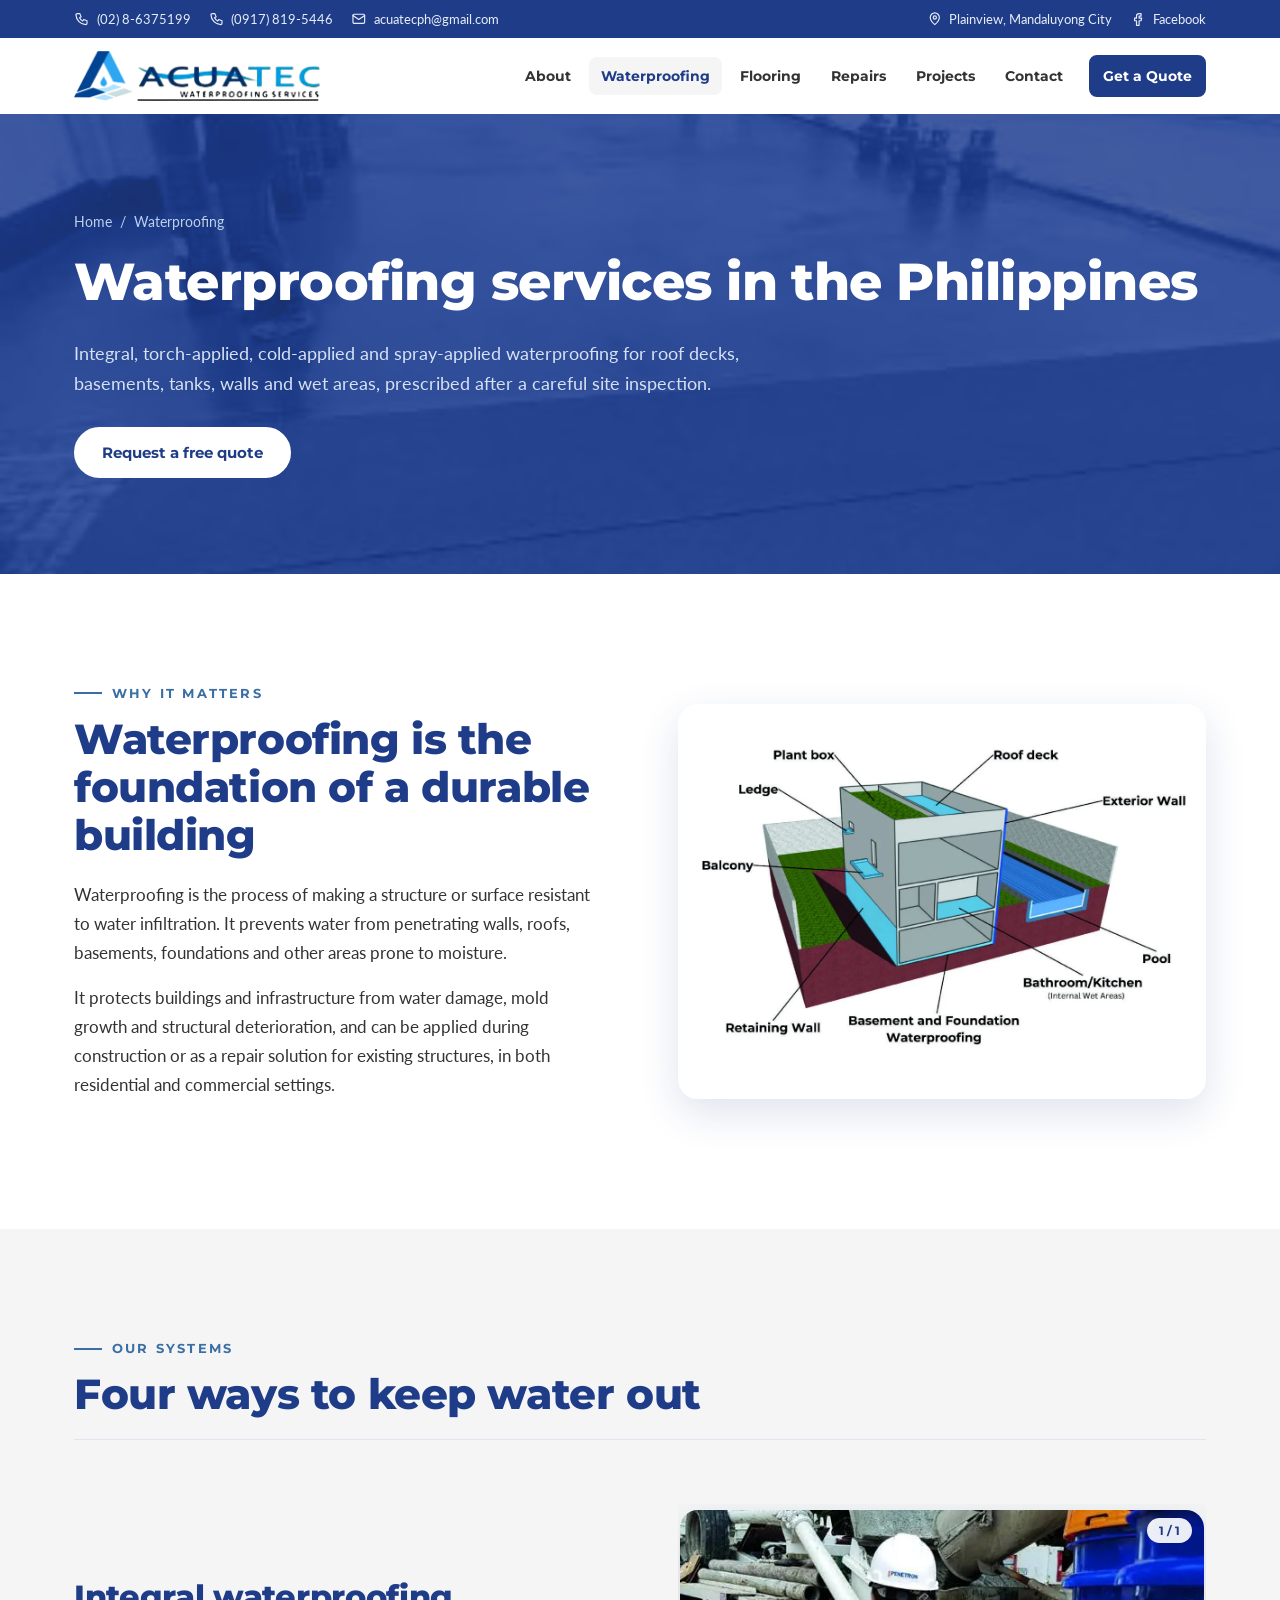
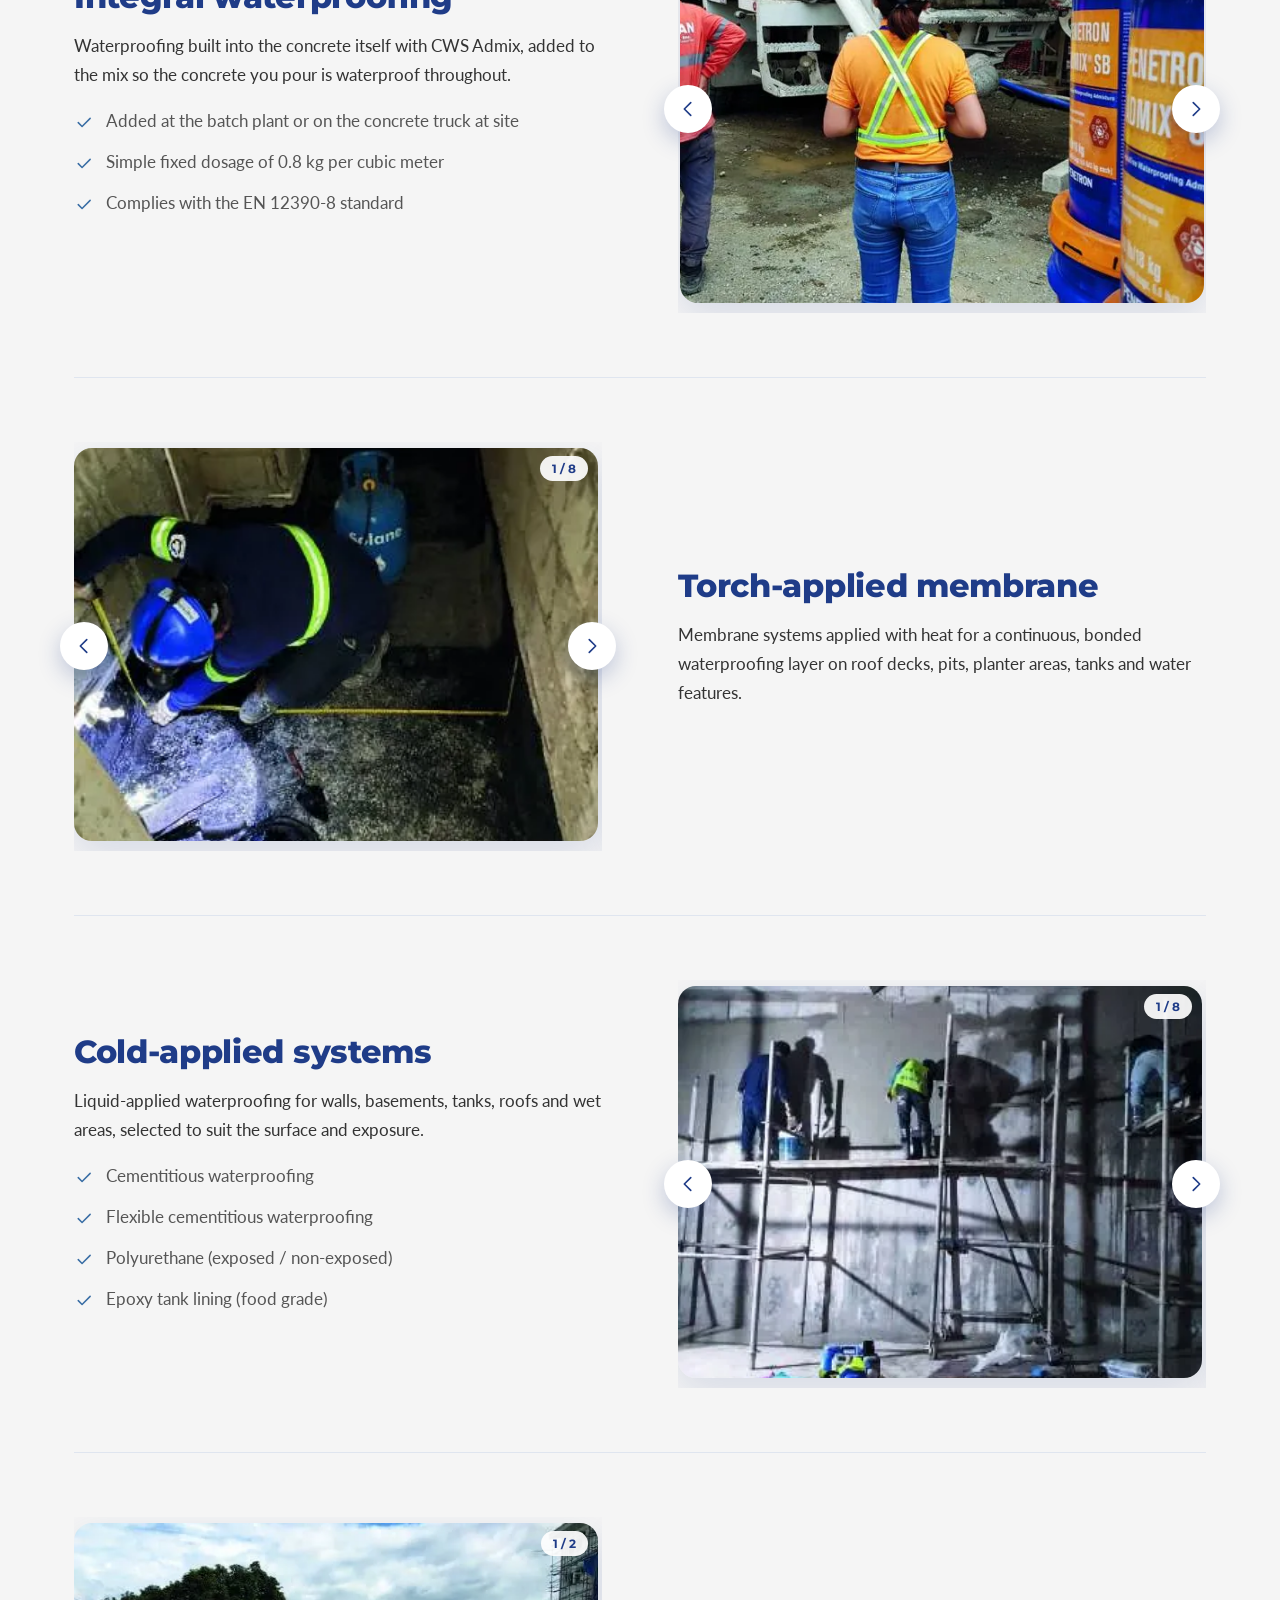
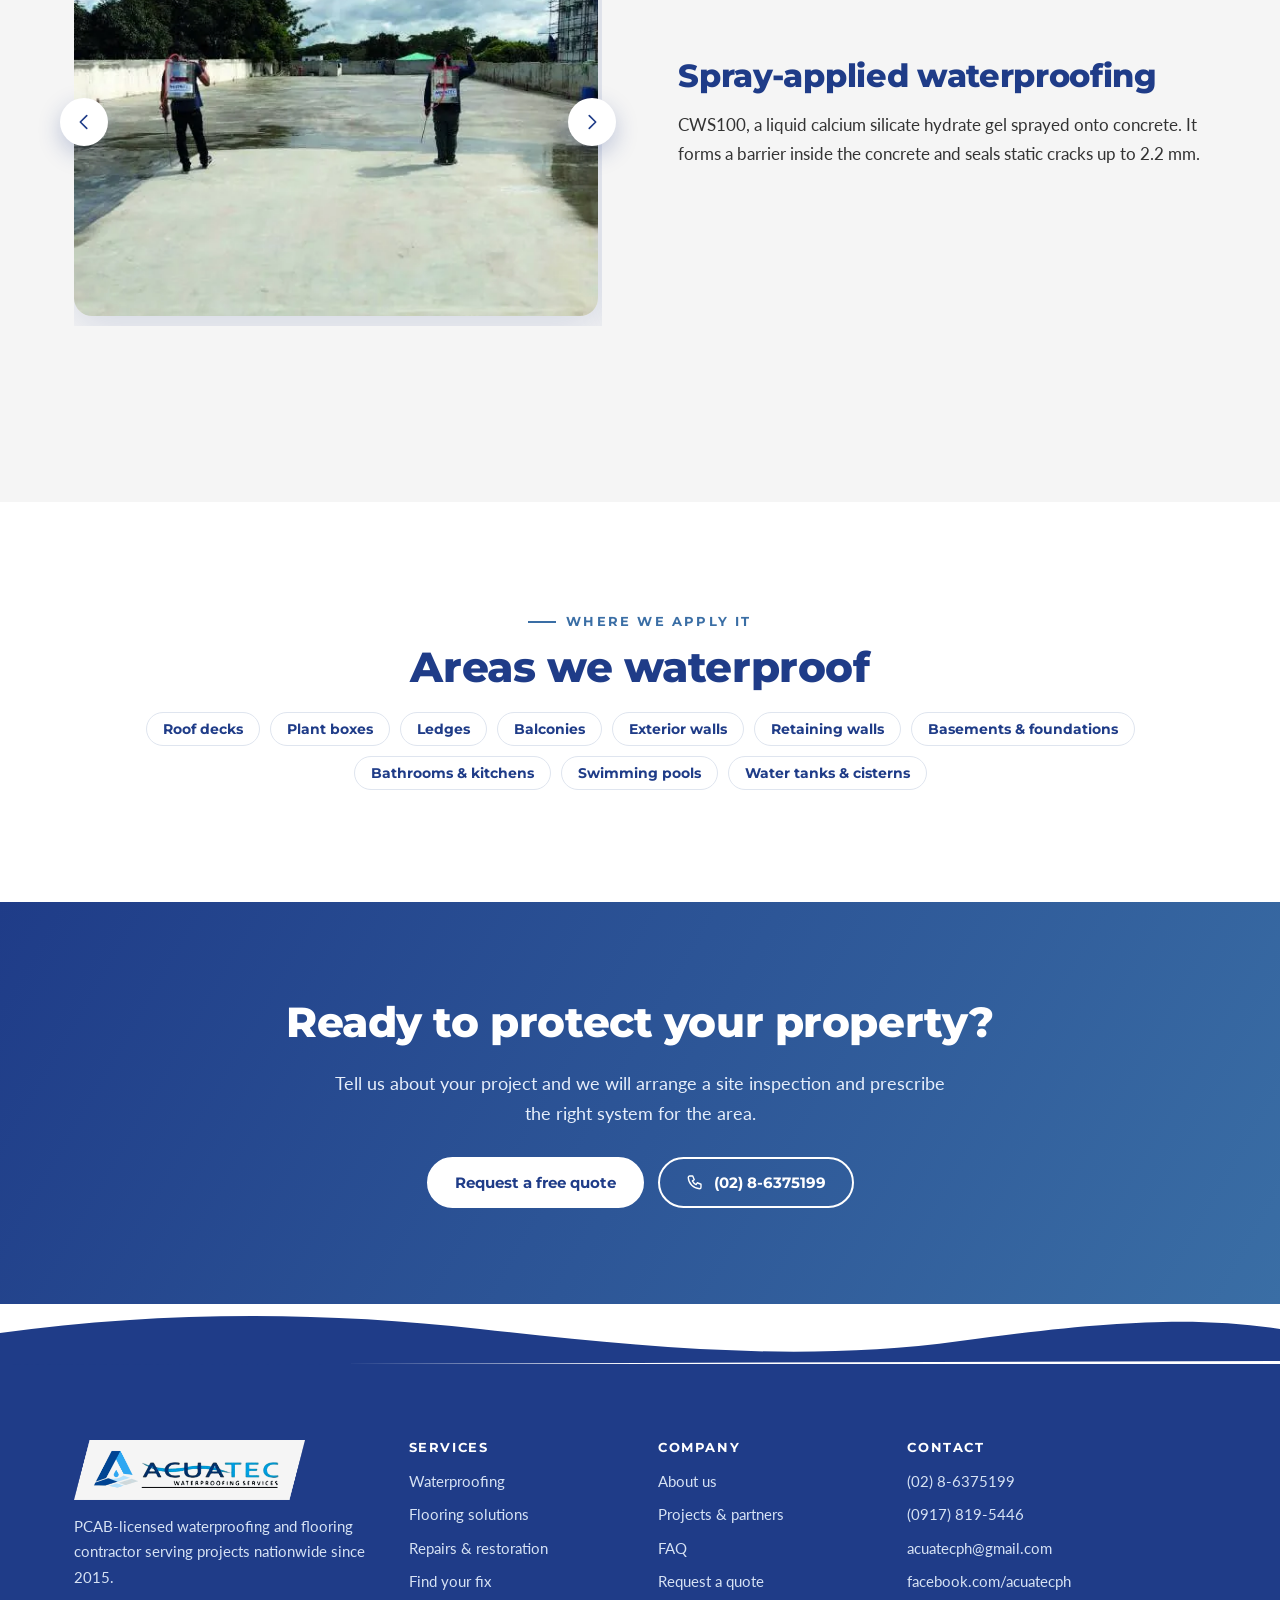
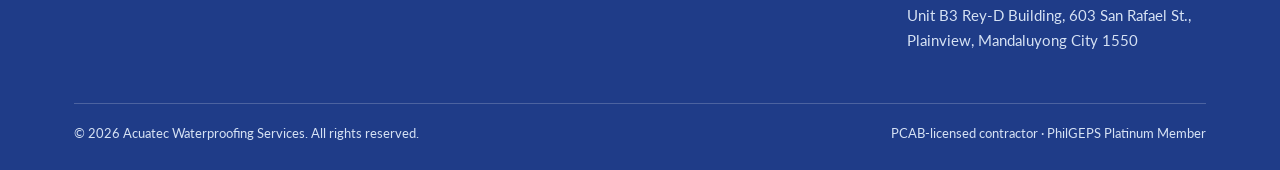
<file: waterproofing.html>
<!DOCTYPE html>
<html lang="en-PH"><head><meta charset="utf-8"><meta name="viewport" content="width=device-width, initial-scale=1, viewport-fit=cover">
<title>Waterproofing Services Philippines | Roof, Basement, Tank | Acuatec</title><meta name="description" content="Integral, torch-applied, cold-applied and spray-applied waterproofing for roof decks, basements, tanks, walls and wet areas. PCAB-licensed contractor in Mandaluyong City.">
<link rel="canonical" href="https://USERNAME.github.io/acuatec-website/waterproofing.html"><meta name="robots" content="index,follow,max-image-preview:large"><meta name="theme-color" content="#1F3C88">
<meta property="og:type" content="website"><meta property="og:site_name" content="Acuatec Waterproofing Services"><meta property="og:locale" content="en_PH">
<meta property="og:title" content="Waterproofing Services Philippines | Roof, Basement, Tank | Acuatec"><meta property="og:description" content="Integral, torch-applied, cold-applied and spray-applied waterproofing for roof decks, basements, tanks, walls and wet areas. PCAB-licensed contractor in Mandaluyong City."><meta property="og:url" content="https://USERNAME.github.io/acuatec-website/waterproofing.html">
<meta property="og:image" content="https://USERNAME.github.io/acuatec-website/assets/img/og-cover.jpg"><meta property="og:image:width" content="1200"><meta property="og:image:height" content="630"><meta property="og:image:alt" content="Acuatec Waterproofing Services">
<meta name="twitter:card" content="summary_large_image"><meta name="twitter:title" content="Waterproofing Services Philippines | Roof, Basement, Tank | Acuatec"><meta name="twitter:description" content="Integral, torch-applied, cold-applied and spray-applied waterproofing for roof decks, basements, tanks, walls and wet areas. PCAB-licensed contractor in Mandaluyong City."><meta name="twitter:image" content="https://USERNAME.github.io/acuatec-website/assets/img/og-cover.jpg">
<link rel="icon" type="image/png" href="assets/img/favicon.png"><link rel="apple-touch-icon" href="assets/img/apple-touch-icon.png">
<link rel="preconnect" href="https://fonts.googleapis.com"><link rel="preconnect" href="https://fonts.gstatic.com" crossorigin>
<link rel="preload" as="image" href="assets/img/012-038.webp">
<link rel="stylesheet" href="https://fonts.googleapis.com/css2?family=Lato:wght@400;700&family=Montserrat:wght@500;600;700;800&display=swap">
<link rel="stylesheet" href="assets/css/styles.css"><script>document.documentElement.classList.add("js")</script><script type="application/ld+json">{"@context": "https://schema.org", "@type": "GeneralContractor", "@id": "https://USERNAME.github.io/acuatec-website/#business", "name": "Acuatec Waterproofing Services", "url": "https://USERNAME.github.io/acuatec-website/", "logo": "https://USERNAME.github.io/acuatec-website/assets/img/logo.png", "image": "https://USERNAME.github.io/acuatec-website/assets/img/og-cover.jpg", "description": "PCAB-licensed waterproofing and flooring contractor in Mandaluyong City, serving projects nationwide since 2015.", "telephone": "+63-2-8637-5199", "email": "acuatecph@gmail.com", "foundingDate": "2015", "address": {"@type": "PostalAddress", "streetAddress": "Unit B3 Rey-D Building, 603 San Rafael St., Plainview", "addressLocality": "Mandaluyong City", "postalCode": "1550", "addressCountry": "PH"}, "areaServed": {"@type": "Country", "name": "Philippines"}, "contactPoint": [{"@type": "ContactPoint", "telephone": "+63-917-819-5446", "contactType": "customer service", "areaServed": "PH"}], "sameAs": ["https://www.facebook.com/acuatecph"], "hasOfferCatalog": {"@type": "OfferCatalog", "name": "Services", "itemListElement": [{"@type": "Offer", "itemOffered": {"@type": "Service", "name": "Waterproofing"}}, {"@type": "Offer", "itemOffered": {"@type": "Service", "name": "Floor coating and polishing"}}, {"@type": "Offer", "itemOffered": {"@type": "Service", "name": "Concrete crack injection repair"}}, {"@type": "Offer", "itemOffered": {"@type": "Service", "name": "Rectification works"}}, {"@type": "Offer", "itemOffered": {"@type": "Service", "name": "Painting works"}}]}}</script><script type="application/ld+json">{"@context": "https://schema.org", "@type": "Service", "name": "Waterproofing", "description": "Integral, torch-applied, cold-applied and spray-applied waterproofing for roof decks, basements, tanks, walls and wet areas.", "serviceType": "Waterproofing", "provider": {"@id": "https://USERNAME.github.io/acuatec-website/#business"}, "areaServed": {"@type": "Country", "name": "Philippines"}, "url": "https://USERNAME.github.io/acuatec-website/waterproofing.html"}</script><script type="application/ld+json">{"@context": "https://schema.org", "@type": "BreadcrumbList", "itemListElement": [{"@type": "ListItem", "position": 1, "name": "Home", "item": "https://USERNAME.github.io/acuatec-website/index.html"}, {"@type": "ListItem", "position": 2, "name": "Waterproofing", "item": "https://USERNAME.github.io/acuatec-website/waterproofing.html"}]}</script></head><body><a class="skip" href="#main">Skip to content</a><svg width="0" height="0" style="position:absolute" aria-hidden="true"><defs><symbol id="i-drop" viewBox="0 0 24 24"><path d="M12 3s6 6.5 6 11a6 6 0 0 1-12 0c0-4.5 6-11 6-11z"/></symbol><symbol id="i-shield" viewBox="0 0 24 24"><path d="M12 3l8 3v6c0 5-3.5 8-8 9-4.5-1-8-4-8-9V6l8-3z"/><path d="M8.5 12l2.5 2.5 4.5-5"/></symbol><symbol id="i-layers" viewBox="0 0 24 24"><path d="M12 3l9 5-9 5-9-5 9-5z"/><path d="M3 13l9 5 9-5"/></symbol><symbol id="i-tool" viewBox="0 0 24 24"><path d="M14 7a4 4 0 1 1-4 4L3 18l3 3 7-7a4 4 0 0 0 1-7z"/></symbol><symbol id="i-phone" viewBox="0 0 24 24"><path d="M5 4h4l2 5-2.5 1.5a11 11 0 0 0 5 5L15 13l5 2v4a2 2 0 0 1-2 2A16 16 0 0 1 3 6a2 2 0 0 1 2-2z"/></symbol><symbol id="i-mail" viewBox="0 0 24 24"><rect x="3" y="5" width="18" height="14" rx="2"/><path d="M3 7l9 6 9-6"/></symbol><symbol id="i-pin" viewBox="0 0 24 24"><path d="M12 21s7-6 7-11a7 7 0 0 0-14 0c0 5 7 11 7 11z"/><circle cx="12" cy="10" r="2.5"/></symbol><symbol id="i-check" viewBox="0 0 24 24"><path d="M5 12.5l4.5 4.5L19 7.5"/></symbol><symbol id="i-arrow" viewBox="0 0 24 24"><path d="M5 12h14M13 6l6 6-6 6"/></symbol><symbol id="i-l" viewBox="0 0 24 24"><path d="M15 5l-7 7 7 7"/></symbol><symbol id="i-r" viewBox="0 0 24 24"><path d="M9 5l7 7-7 7"/></symbol><symbol id="i-search" viewBox="0 0 24 24"><circle cx="11" cy="11" r="6"/><path d="M20 20l-4-4"/></symbol><symbol id="i-award" viewBox="0 0 24 24"><circle cx="12" cy="9" r="5"/><path d="M8.5 13.5L7 21l5-3 5 3-1.5-7.5"/></symbol><symbol id="i-users" viewBox="0 0 24 24"><circle cx="9" cy="8" r="3.5"/><path d="M2.5 20a6.5 6.5 0 0 1 13 0"/><circle cx="17" cy="9" r="2.5"/><path d="M17.5 14a5 5 0 0 1 4 5"/></symbol><symbol id="i-fb" viewBox="0 0 24 24"><path d="M14 8h3V4h-3a4 4 0 0 0-4 4v3H7v4h3v7h4v-7h3l1-4h-4V8z"/></symbol><symbol id="i-menu" viewBox="0 0 24 24"><path d="M4 7h16M4 12h16M4 17h16"/></symbol><symbol id="i-home" viewBox="0 0 24 24"><path d="M3 11l9-7 9 7"/><path d="M5 10v10h14V10"/><path d="M10 20v-6h4v6"/></symbol><symbol id="i-up" viewBox="0 0 24 24"><path d="M5 12h14M13 6l6 6-6 6"/></symbol></defs></svg><div class="topbar"><div class="w"><span><a href="tel:+63286375199"><svg class="ic" aria-hidden="true"><use href="#i-phone"/></svg>(02) 8-6375199</a><a href="tel:+639178195446"><svg class="ic" aria-hidden="true"><use href="#i-phone"/></svg>(0917) 819-5446</a><a href="mailto:acuatecph@gmail.com"><svg class="ic" aria-hidden="true"><use href="#i-mail"/></svg>acuatecph@gmail.com</a></span><span><span class="adr" style="display:inline-flex;gap:7px;align-items:center"><svg class="ic" aria-hidden="true"><use href="#i-pin"/></svg>Plainview, Mandaluyong City</span><a href="https://www.facebook.com/acuatecph" target="_blank" rel="noopener"><svg class="ic" aria-hidden="true"><use href="#i-fb"/></svg>Facebook</a></span></div></div><header class="site"><div class="w"><a class="logo" href="index.html" aria-label="Acuatec Waterproofing Services - home"><img src="assets/img/logo.png" width="1000" height="203" alt="Acuatec Waterproofing Services"></a>
<button class="burger" type="button" aria-label="Open menu" aria-expanded="false" aria-controls="nav"><svg class="ic" aria-hidden="true"><use href="#i-menu"/></svg></button>
<nav class="main" id="nav" aria-label="Main"><a href="index.html#about">About</a><a href="waterproofing.html" aria-current="page">Waterproofing</a><a href="flooring.html">Flooring</a><a href="repairs.html">Repairs</a><a href="index.html#clients">Projects</a><a href="contact.html">Contact</a><a class="btn" href="contact.html#quote">Get a Quote</a></nav></div></header><main id="main"><section class="banner"><img src="assets/img/012-038.webp" width="368" height="367" alt="" class="bg" fetchpriority="high"><div class="w"><nav class="crumb" aria-label="Breadcrumb"><a href="index.html">Home</a><span>/</span><span>Waterproofing</span></nav><h1>Waterproofing services in the Philippines</h1><p>Integral, torch-applied, cold-applied and spray-applied waterproofing for roof decks, basements, tanks, walls and wet areas, prescribed after a careful site inspection.</p><div class="btns"><a class="btn light" href="contact.html#quote">Request a free quote</a></div></div></section><section class="s" id="intro"><div class="w two"><div><div class="eyebrow rv">Why it matters</div><h2 class="rv">Waterproofing is the foundation of a durable building</h2><p class="rv">Waterproofing is the process of making a structure or surface resistant to water infiltration. It prevents water from penetrating walls, roofs, basements, foundations and other areas prone to moisture.</p><p class="rv">It protects buildings and infrastructure from water damage, mold growth and structural deterioration, and can be applied during construction or as a repair solution for existing structures, in both residential and commercial settings.</p></div>
<div class="diagram rv d1 zg"><img src="assets/img/010-032.webp" width="1100" height="804" alt="Diagram of the areas of a building that need waterproofing" class="zoom" loading="lazy" decoding="async"></div></div></section>
<section class="s alt"><div class="w"><div class="eyebrow rv">Our systems</div><h2 class="rv">Four ways to keep water out</h2>
<div class="sol" id="integral"><div class="two"><div class="rv"><h2>Integral waterproofing</h2><p>Waterproofing built into the concrete itself with CWS Admix, added to the mix so the concrete you pour is waterproof throughout.</p><ul class="list"><li><svg class="ic" aria-hidden="true"><use href="#i-check"/></svg><span>Added at the batch plant or on the concrete truck at site</span></li><li><svg class="ic" aria-hidden="true"><use href="#i-check"/></svg><span>Simple fixed dosage of 0.8 kg per cubic meter</span></li><li><svg class="ic" aria-hidden="true"><use href="#i-check"/></svg><span>Complies with the EN 12390-8 standard</span></li></ul></div><div class="car one rv" data-car><div class="track" tabindex="0" role="region" aria-label="Photo carousel"><figure class="slide"><img src="assets/img/011-035.webp" width="900" height="437" alt="Concrete pour with integral waterproofing admixture" loading="lazy" decoding="async"></figure></div><button class="cb prev" type="button" aria-label="Previous photo"><svg class="ic" aria-hidden="true"><use href="#i-l"/></svg></button><button class="cb next" type="button" aria-label="Next photo"><svg class="ic" aria-hidden="true"><use href="#i-r"/></svg></button><span class="cnt" aria-live="polite"></span></div></div></div>
<div class="sol rev" id="torch"><div class="two"><div class="rv"><h2>Torch-applied membrane</h2><p>Membrane systems applied with heat for a continuous, bonded waterproofing layer on roof decks, pits, planter areas, tanks and water features.</p></div><div class="car one rv" data-car><div class="track" tabindex="0" role="region" aria-label="Photo carousel"><figure class="slide"><img src="assets/img/012-037.webp" width="367" height="368" alt="Torch-applied membrane waterproofing" loading="lazy" decoding="async"></figure><figure class="slide"><img src="assets/img/012-038.webp" width="368" height="367" alt="Torch-applied membrane waterproofing" loading="lazy" decoding="async"></figure><figure class="slide"><img src="assets/img/012-039.webp" width="367" height="368" alt="Torch-applied membrane waterproofing" loading="lazy" decoding="async"></figure><figure class="slide"><img src="assets/img/012-040.webp" width="367" height="368" alt="Torch-applied membrane waterproofing" loading="lazy" decoding="async"></figure><figure class="slide"><img src="assets/img/012-042.webp" width="367" height="368" alt="Torch-applied membrane waterproofing" loading="lazy" decoding="async"></figure><figure class="slide"><img src="assets/img/012-043.webp" width="367" height="368" alt="Torch-applied membrane waterproofing" loading="lazy" decoding="async"></figure><figure class="slide"><img src="assets/img/012-044.webp" width="368" height="367" alt="Torch-applied membrane waterproofing" loading="lazy" decoding="async"></figure><figure class="slide"><img src="assets/img/012-045.webp" width="368" height="367" alt="Torch-applied membrane waterproofing" loading="lazy" decoding="async"></figure></div><button class="cb prev" type="button" aria-label="Previous photo"><svg class="ic" aria-hidden="true"><use href="#i-l"/></svg></button><button class="cb next" type="button" aria-label="Next photo"><svg class="ic" aria-hidden="true"><use href="#i-r"/></svg></button><span class="cnt" aria-live="polite"></span></div></div></div>
<div class="sol" id="cold"><div class="two"><div class="rv"><h2>Cold-applied systems</h2><p>Liquid-applied waterproofing for walls, basements, tanks, roofs and wet areas, selected to suit the surface and exposure.</p><ul class="list"><li><svg class="ic" aria-hidden="true"><use href="#i-check"/></svg><span>Cementitious waterproofing</span></li><li><svg class="ic" aria-hidden="true"><use href="#i-check"/></svg><span>Flexible cementitious waterproofing</span></li><li><svg class="ic" aria-hidden="true"><use href="#i-check"/></svg><span>Polyurethane (exposed / non-exposed)</span></li><li><svg class="ic" aria-hidden="true"><use href="#i-check"/></svg><span>Epoxy tank lining (food grade)</span></li></ul></div><div class="car one rv" data-car><div class="track" tabindex="0" role="region" aria-label="Photo carousel"><figure class="slide"><img src="assets/img/013-046.webp" width="368" height="367" alt="Cold-applied waterproofing" loading="lazy" decoding="async"></figure><figure class="slide"><img src="assets/img/013-047.webp" width="367" height="368" alt="Cold-applied waterproofing" loading="lazy" decoding="async"></figure><figure class="slide"><img src="assets/img/013-048.webp" width="368" height="367" alt="Cold-applied waterproofing" loading="lazy" decoding="async"></figure><figure class="slide"><img src="assets/img/013-049.webp" width="368" height="367" alt="Cold-applied waterproofing" loading="lazy" decoding="async"></figure><figure class="slide"><img src="assets/img/013-050.webp" width="368" height="367" alt="Cold-applied waterproofing" loading="lazy" decoding="async"></figure><figure class="slide"><img src="assets/img/013-051.webp" width="367" height="368" alt="Cold-applied waterproofing" loading="lazy" decoding="async"></figure><figure class="slide"><img src="assets/img/013-053.webp" width="368" height="367" alt="Cold-applied waterproofing" loading="lazy" decoding="async"></figure><figure class="slide"><img src="assets/img/013-054.webp" width="367" height="368" alt="Cold-applied waterproofing" loading="lazy" decoding="async"></figure></div><button class="cb prev" type="button" aria-label="Previous photo"><svg class="ic" aria-hidden="true"><use href="#i-l"/></svg></button><button class="cb next" type="button" aria-label="Next photo"><svg class="ic" aria-hidden="true"><use href="#i-r"/></svg></button><span class="cnt" aria-live="polite"></span></div></div></div>
<div class="sol rev" id="spray"><div class="two"><div class="rv"><h2>Spray-applied waterproofing</h2><p>CWS100, a liquid calcium silicate hydrate gel sprayed onto concrete. It forms a barrier inside the concrete and seals static cracks up to 2.2 mm.</p></div><div class="car one rv" data-car><div class="track" tabindex="0" role="region" aria-label="Photo carousel"><figure class="slide"><img src="assets/img/014-059.webp" width="560" height="493" alt="Spray-applied waterproofing on a large slab" loading="lazy" decoding="async"></figure><figure class="slide"><img src="assets/img/014-060.webp" width="405" height="493" alt="Applicators spraying a concrete deck" loading="lazy" decoding="async"></figure></div><button class="cb prev" type="button" aria-label="Previous photo"><svg class="ic" aria-hidden="true"><use href="#i-l"/></svg></button><button class="cb next" type="button" aria-label="Next photo"><svg class="ic" aria-hidden="true"><use href="#i-r"/></svg></button><span class="cnt" aria-live="polite"></span></div></div></div>
</div></section>
<section class="s ctr"><div class="w"><div class="eyebrow rv">Where we apply it</div><h2 class="rv">Areas we waterproof</h2><div class="chips rv"><span>Roof decks</span><span>Plant boxes</span><span>Ledges</span><span>Balconies</span><span>Exterior walls</span><span>Retaining walls</span><span>Basements &amp; foundations</span><span>Bathrooms &amp; kitchens</span><span>Swimming pools</span><span>Water tanks &amp; cisterns</span></div></div></section><section class="cta"><div class="w rv"><h2>Ready to protect your property?</h2><p>Tell us about your project and we will arrange a site inspection and prescribe the right system for the area.</p><div class="btns"><a class="btn light" href="contact.html#quote">Request a free quote</a><a class="btn outl" href="tel:+63286375199"><svg class="ic" aria-hidden="true"><use href="#i-phone"/></svg> (02) 8-6375199</a></div></div></section></main><footer class="site"><svg class="wave" viewBox="0 0 1440 60" preserveAspectRatio="none" aria-hidden="true"><path fill="currentColor" d="M0 60V28C180 6 360 6 540 24s360 34 540 12 270-24 360-12v32z"/></svg><div class="w"><div class="fg"><div><img class="flogo" src="assets/img/logo-plate.png" width="900" height="242" alt="Acuatec Waterproofing Services" loading="lazy"><p>PCAB-licensed waterproofing and flooring contractor serving projects nationwide since 2015.</p></div>
<div><h4>Services</h4><a href="waterproofing.html">Waterproofing</a><a href="flooring.html">Flooring solutions</a><a href="repairs.html">Repairs &amp; restoration</a><a href="index.html#fixs">Find your fix</a></div>
<div><h4>Company</h4><a href="index.html#about">About us</a><a href="index.html#clients">Projects &amp; partners</a><a href="index.html#faq">FAQ</a><a href="contact.html#quote">Request a quote</a></div>
<div><h4>Contact</h4><a href="tel:+63286375199">(02) 8-6375199</a><a href="tel:+639178195446">(0917) 819-5446</a><a href="mailto:acuatecph@gmail.com">acuatecph@gmail.com</a><a href="https://www.facebook.com/acuatecph" target="_blank" rel="noopener">facebook.com/acuatecph</a><p>Unit B3 Rey-D Building, 603 San Rafael St., Plainview, Mandaluyong City 1550</p></div></div>
<div class="copy"><span>&copy; <span data-year>2026</span> Acuatec Waterproofing Services. All rights reserved.</span><span>PCAB-licensed contractor &middot; PhilGEPS Platinum Member</span></div></div></footer>
<div class="fab"><a class="btn q" href="contact.html#quote">Get a Quote</a><button class="top" type="button" aria-label="Back to top"><svg class="ic" aria-hidden="true"><use href="#i-up"/></svg></button></div><script src="assets/js/main.js" defer></script></body></html>
</file>
<file: assets/css/styles.css>
/* Acuatec Waterproofing Services - brand palette: #1F3C88 #3A6EA5 #F5F5F5 #333333 #FFFFFF */
:root{--p:#1F3C88;--s:#3A6EA5;--g:#F5F5F5;--d:#333333;--mu:#555555;--bd:#dfe5ef;--sh:0 14px 40px rgba(31,60,136,.14);--pad:clamp(64px,9vw,112px);color-scheme:light;box-sizing:border-box;padding-top:env(safe-area-inset-top,0px);padding-bottom:env(safe-area-inset-bottom,0px)}
*,*::before,*::after{box-sizing:inherit}
html{scroll-behavior:smooth;scroll-padding-top:110px}
body{margin:0;font:17px/1.7 Lato,system-ui,sans-serif;color:var(--d);background:#fff;-webkit-font-smoothing:antialiased;overflow-x:hidden}
body::before{content:"";position:fixed;inset:0 0 auto;height:env(safe-area-inset-top,0px);background:#fff;z-index:70}
h1,h2,h3,h4{font-family:Montserrat,system-ui,sans-serif;color:var(--p);line-height:1.15;margin:0 0 .5em;letter-spacing:-.01em}
h1{font-size:clamp(34px,5.2vw,58px);font-weight:800}h2{font-size:clamp(28px,3.6vw,42px);font-weight:800}h3{font-size:20px;font-weight:700}
p{margin:0 0 1em}a{color:inherit}img{max-width:100%;display:block}
.w{max-width:1180px;margin:0 auto;padding:0 24px}
.skip{position:absolute;left:-999px;top:8px;z-index:99;background:#fff;padding:8px 14px;border-radius:8px}.skip:focus{left:12px}
:focus-visible{outline:3px solid var(--s);outline-offset:3px}
.ic{width:1.2em;height:1.2em;fill:none;stroke:currentColor;stroke-width:1.8;stroke-linecap:round;stroke-linejoin:round;flex:none}
/* top bar + header */
.topbar{background:var(--p);color:#e6edf8;font-size:13px}.topbar .w{display:flex;justify-content:space-between;gap:6px 22px;padding-top:8px;padding-bottom:8px;flex-wrap:wrap}
.topbar a{text-decoration:none;display:inline-flex;gap:7px;align-items:center}.topbar a:hover{color:#fff;text-decoration:underline}.topbar span{display:inline-flex;gap:18px;flex-wrap:wrap}
@media(max-width:700px){.topbar .adr{display:none}}
header.site{position:sticky;top:env(safe-area-inset-top,0px);z-index:60;background:rgba(255,255,255,.97);backdrop-filter:blur(10px);transition:box-shadow .3s}
header.site.sc{box-shadow:0 8px 28px rgba(31,60,136,.14)}
header.site .w{display:flex;align-items:center;justify-content:space-between;gap:16px;height:76px;transition:height .3s}header.site.sc .w{height:64px}
.logo img{height:50px;width:auto;transition:height .3s}header.site.sc .logo img{height:42px}
nav.main{display:flex;gap:6px;align-items:center}nav.main a{text-decoration:none;font:700 14px Montserrat,sans-serif;padding:10px 12px;border-radius:8px;color:var(--d)}
nav.main a:hover,nav.main a[aria-current]{color:var(--p);background:var(--g)}nav.main a.btn{color:#fff;margin-left:8px}nav.main a.btn:hover{background:var(--s);color:#fff}
.burger{display:none;background:#fff;border:1px solid var(--bd);border-radius:10px;padding:8px 10px;color:var(--p);cursor:pointer}.burger .ic{width:24px;height:24px}
@media(max-width:1020px){.burger{display:block}nav.main{display:none;position:absolute;top:100%;left:0;right:0;background:#fff;flex-direction:column;align-items:stretch;padding:14px 24px 22px;border-top:1px solid var(--bd);box-shadow:0 18px 30px rgba(31,60,136,.12)}nav.main.open{display:flex}nav.main a.btn{margin:8px 0 0;text-align:center}.logo img{height:42px}}
/* buttons */
.btn{display:inline-flex;align-items:center;gap:10px;background:var(--p);color:#fff;padding:14px 26px;border-radius:999px;font:700 15px Montserrat,sans-serif;text-decoration:none;border:2px solid var(--p);cursor:pointer;transition:transform .2s,background .2s,box-shadow .2s}
.btn:hover{background:var(--s);border-color:var(--s);transform:translateY(-2px);box-shadow:0 10px 24px rgba(31,60,136,.25)}
.btn.ghost{background:transparent;color:var(--p)}.btn.ghost:hover{background:var(--p);color:#fff;border-color:var(--p)}
.btn.light{background:#fff;color:var(--p);border-color:#fff}.btn.light:hover{background:var(--g);color:var(--p)}.btn.outl{background:transparent;color:#fff;border-color:#fff}.btn.outl:hover{background:#fff;color:var(--p)}
.btns{display:flex;gap:14px;flex-wrap:wrap;margin-top:28px}
/* hero */
.hero{position:relative;overflow:hidden;background:linear-gradient(180deg,#fff,var(--g));padding:clamp(40px,6vw,76px) 0 clamp(90px,11vw,140px)}
.hero::before{content:"";position:absolute;right:-14%;top:-34%;width:72vw;height:72vw;border-radius:50%;background:radial-gradient(circle,rgba(58,110,165,.16),transparent 66%)}
.hg{position:relative;display:grid;grid-template-columns:1.05fr .95fr;gap:clamp(36px,6vw,80px);align-items:center}@media(max-width:900px){.hg{grid-template-columns:1fr}}
.pill{display:inline-flex;gap:8px;align-items:center;background:#fff;border:1px solid var(--bd);border-radius:999px;padding:7px 16px;font:700 12.5px Montserrat,sans-serif;color:var(--s);letter-spacing:.4px;box-shadow:0 4px 14px rgba(31,60,136,.08)}
.lead{font-size:19px;color:var(--mu);max-width:560px}
.trust{list-style:none;display:flex;gap:10px 22px;flex-wrap:wrap;margin:30px 0 0;padding:0;font:700 13.5px Montserrat,sans-serif;color:var(--p)}.trust li{display:flex;gap:8px;align-items:center}.trust .ic{color:var(--s)}
.frame{position:relative;margin:0 18px 18px 0}.frame::after{content:"";position:absolute;inset:18px -18px -18px 18px;border-radius:24px;background:linear-gradient(135deg,var(--s),var(--p));z-index:0}
.fader{position:relative;z-index:1;aspect-ratio:4/3.2;border-radius:24px;overflow:hidden;box-shadow:var(--sh);background:var(--g)}
.fs{position:absolute;inset:0;opacity:0;transition:opacity 1.1s ease;margin:0}.fs.on{opacity:1}.fs img{width:100%;height:100%;object-fit:cover}
.cap{position:absolute;left:16px;bottom:16px;background:rgba(255,255,255,.92);backdrop-filter:blur(6px);padding:8px 16px;border-radius:999px;font:700 13px Montserrat,sans-serif;color:var(--p)}
.dots{position:absolute;right:16px;bottom:22px;display:flex;gap:8px;z-index:3}.dots button{width:10px;height:10px;border-radius:50%;border:0;background:rgba(255,255,255,.65);cursor:pointer;padding:0}.dots button[aria-current="true"]{background:#fff;width:26px;border-radius:6px}
.float{position:absolute;z-index:4;left:-20px;top:36px;background:#fff;border-radius:16px;box-shadow:var(--sh);padding:14px 18px;display:flex;gap:12px;align-items:center;font:700 13px Montserrat,sans-serif;color:var(--p);line-height:1.25}
.float .ic{width:30px;height:30px;color:var(--s)}.float small{display:block;font:400 12px Lato,sans-serif;color:var(--mu)}@media(max-width:560px){.float{left:8px;top:8px}}
/* stats */
.stats{position:relative;z-index:5;margin-top:-62px}.sg{background:#fff;border-radius:22px;box-shadow:var(--sh);display:grid;grid-template-columns:repeat(4,1fr);padding:12px}
.sg div{text-align:center;padding:22px 10px;border-right:1px solid var(--bd);font-size:14px;color:var(--mu)}.sg div:last-child{border:0}.sg b{display:block;font:800 clamp(26px,3.4vw,38px) Montserrat,sans-serif;color:var(--p);line-height:1.1;margin-bottom:4px}
@media(max-width:760px){.sg{grid-template-columns:1fr 1fr}.sg div:nth-child(2){border-right:0}.sg div:nth-child(-n+2){border-bottom:1px solid var(--bd)}}
/* sections */
section.s{padding:var(--pad) 0}.alt{background:var(--g)}.ctr{text-align:center}.ctr .sub,.ctr .eyebrow{margin-left:auto;margin-right:auto}
.eyebrow{display:flex;align-items:center;gap:10px;font:700 12.5px Montserrat,sans-serif;letter-spacing:2.2px;text-transform:uppercase;color:var(--s);margin-bottom:14px}.eyebrow::before{content:"";width:28px;height:2px;background:currentColor}.ctr .eyebrow{justify-content:center}
.sub{color:var(--mu);max-width:640px;font-size:18px}
.navy{position:relative;background:var(--p);color:#e3ebf8}.navy h2,.navy h3,.navy h4{color:#fff}.navy .eyebrow{color:#bcd2ec}.navy .sub{color:#d6e2f4}
.wave{position:absolute;left:0;right:0;top:-59px;width:100%;height:60px;color:var(--p);display:block}.wave.b{top:auto;bottom:-59px;transform:scaleY(-1)}
.two{display:grid;grid-template-columns:1fr 1fr;gap:clamp(32px,6vw,80px);align-items:center}@media(max-width:860px){.two{grid-template-columns:1fr}}
/* cards */
.cards{display:grid;grid-template-columns:repeat(auto-fit,minmax(290px,1fr));gap:26px;margin-top:44px}
.sc{background:#fff;border-radius:20px;box-shadow:var(--sh);overflow:hidden;display:flex;flex-direction:column;text-decoration:none;transition:transform .3s,box-shadow .3s;text-align:left}.sc:hover{transform:translateY(-6px);box-shadow:0 24px 50px rgba(31,60,136,.2)}
.sc .ph{aspect-ratio:16/10;overflow:hidden;position:relative}.sc .ph img{width:100%;height:100%;object-fit:cover;transition:transform .6s}.sc:hover .ph img{transform:scale(1.07)}
.sc .bd{padding:26px 26px 28px;position:relative;flex:1;display:flex;flex-direction:column}.sc .badge{position:absolute;top:-28px;right:24px;width:56px;height:56px;border-radius:16px;background:var(--p);color:#fff;display:grid;place-items:center;box-shadow:0 10px 22px rgba(31,60,136,.35)}.sc .badge .ic{width:26px;height:26px}
.sc p{color:var(--mu);font-size:16px;flex:1}.more{display:inline-flex;gap:8px;align-items:center;font:700 14px Montserrat,sans-serif;color:var(--s)}.sc:hover .more .ic{transform:translateX(5px)}.more .ic{transition:transform .25s}
.feat{display:grid;grid-template-columns:repeat(auto-fit,minmax(250px,1fr));gap:22px;margin-top:40px}.fc2{padding:28px;border-radius:18px;background:#fff;border:1px solid var(--bd)}.fc2 .ic{width:34px;height:34px;color:var(--s);margin-bottom:14px}.fc2 h3{font-size:18px}.fc2 p{margin:0;color:var(--mu);font-size:15.5px}
.navy .fc2{background:rgba(255,255,255,.07);border-color:rgba(255,255,255,.18)}.navy .fc2 .ic{color:#bcd2ec}.navy .fc2 p{color:#d6e2f4}
.list{list-style:none;margin:0 0 1.2em;padding:0}.list li{display:flex;gap:12px;margin-bottom:12px;color:var(--mu)}.list .ic{color:var(--s);margin-top:5px}
.badges{display:flex;gap:10px;flex-wrap:wrap;margin:22px 0}.bdg{background:#fff;border:1px solid var(--bd);border-radius:999px;padding:8px 16px;font:700 13px Montserrat,sans-serif;color:var(--p)}
.chips{display:flex;gap:10px;flex-wrap:wrap}.ctr .chips{justify-content:center}.chips span{background:#fff;border:1px solid var(--bd);border-radius:999px;padding:8px 16px;font:700 13.5px Montserrat,sans-serif;color:var(--p)}.navy .chips span{background:rgba(255,255,255,.1);border-color:rgba(255,255,255,.25);color:#fff}
/* photos and carousels */
.pic{border-radius:20px;width:100%;object-fit:cover;box-shadow:var(--sh)}.collage{display:grid;grid-template-columns:1fr 1fr;gap:16px}.collage .pic{aspect-ratio:3/4}.collage .pic:nth-child(2){margin-top:44px}
.car{position:relative}.track{display:flex;gap:18px;overflow-x:auto;scroll-snap-type:x mandatory;scrollbar-width:none;padding:6px 2px 10px;-webkit-overflow-scrolling:touch}.track::-webkit-scrollbar{display:none}
.slide{flex:0 0 min(80%,400px);scroll-snap-align:start;margin:0;position:relative;border-radius:18px;overflow:hidden;aspect-ratio:4/3;background:var(--g);box-shadow:0 8px 24px rgba(31,60,136,.14)}.slide img{width:100%;height:100%;object-fit:cover;cursor:zoom-in;transition:transform .6s}.slide:hover img{transform:scale(1.05)}
.slide figcaption{position:absolute;left:12px;bottom:12px;background:rgba(31,60,136,.9);color:#fff;font:700 12px Montserrat,sans-serif;padding:6px 12px;border-radius:999px;pointer-events:none}
.car.one .slide{flex-basis:100%;box-shadow:var(--sh)}
.cb{position:absolute;top:50%;transform:translateY(-50%);z-index:3;width:48px;height:48px;border-radius:50%;border:0;background:#fff;color:var(--p);box-shadow:0 8px 22px rgba(31,60,136,.25);cursor:pointer;display:grid;place-items:center;transition:background .2s,color .2s}.cb:hover{background:var(--p);color:#fff}.cb.prev{left:-14px}.cb.next{right:-14px}.cb .ic{width:22px;height:22px}
.cnt{position:absolute;right:14px;top:14px;z-index:3;background:rgba(255,255,255,.92);color:var(--p);font:700 12px Montserrat,sans-serif;padding:5px 12px;border-radius:999px}
@media(max-width:700px){.cb{width:40px;height:40px}.cb.prev{left:4px}.cb.next{right:4px}.collage .pic:nth-child(2){margin-top:20px}}
.sol{padding:clamp(36px,5vw,64px) 0;border-top:1px solid var(--bd)}.sol:first-of-type{border-top:0}.sol .two{align-items:center}.sol.rev .car{order:-1}@media(max-width:860px){.sol.rev .car{order:0}}
.sol h2{font-size:clamp(24px,2.8vw,32px)}
/* process */
.tl{display:grid;grid-template-columns:repeat(4,1fr);gap:26px;position:relative;margin-top:50px}.tl::before{content:"";position:absolute;top:30px;left:10%;right:10%;height:2px;background:linear-gradient(90deg,var(--s),var(--p));opacity:.35}
.tl div{position:relative;text-align:center;padding:0 6px}.tl .n{width:60px;height:60px;margin:0 auto 18px;border-radius:50%;background:#fff;border:2px solid var(--s);color:var(--p);display:grid;place-items:center;font:800 20px Montserrat,sans-serif;position:relative;box-shadow:0 8px 20px rgba(31,60,136,.15)}.tl h3{font-size:18px}.tl p{color:var(--mu);font-size:15.5px;margin:0}
@media(max-width:860px){.tl{grid-template-columns:1fr 1fr}.tl::before{display:none}}@media(max-width:520px){.tl{grid-template-columns:1fr}}
/* diagram, finder, clients, faq */
.diagram{background:#fff;border-radius:20px;padding:16px;box-shadow:var(--sh)}.diagram img{width:100%;height:auto}
.tabs{display:flex;flex-wrap:wrap;gap:10px;margin:26px 0}.tabs button{padding:11px 20px;border-radius:999px;border:1px solid var(--bd);background:#fff;color:var(--d);font:700 14px Lato,sans-serif;cursor:pointer;transition:all .2s}.tabs button:hover{border-color:var(--s)}.tabs button.on{background:var(--p);color:#fff;border-color:var(--p)}
.res{background:#fff;border-radius:20px;box-shadow:var(--sh);padding:30px;border-left:6px solid var(--s)}.res h3{margin-bottom:.4em}.res p{color:var(--mu)}
.cl{display:grid;grid-template-columns:repeat(auto-fit,minmax(260px,1fr));gap:20px;margin-top:40px;text-align:left}.cl div{background:#fff;border-radius:16px;padding:24px;border:1px solid var(--bd)}.cl h3{font-size:16px;margin-bottom:.4em}.cl p{margin:0;color:var(--mu);font-size:15px}.cl small{color:var(--s);font-weight:700}
.trio{display:grid;grid-template-columns:repeat(3,1fr);gap:18px;margin-top:36px}.trio img{aspect-ratio:4/3;object-fit:cover;border-radius:16px;width:100%;box-shadow:var(--sh)}@media(max-width:700px){.trio{grid-template-columns:1fr}}
.mv{display:grid;grid-template-columns:repeat(auto-fit,minmax(300px,1fr));gap:24px;margin-top:44px;text-align:left}.mv ul{padding-left:20px;margin:0}.mv li{margin-bottom:8px}
details{background:#fff;border:1px solid var(--bd);border-radius:14px;padding:18px 22px;margin-bottom:12px;text-align:left;transition:box-shadow .2s}details[open]{box-shadow:var(--sh)}summary{cursor:pointer;font:700 17px Montserrat,sans-serif;color:var(--p);list-style:none;display:flex;justify-content:space-between;gap:16px}summary::-webkit-details-marker{display:none}summary::after{content:"+";font-size:24px;line-height:1;color:var(--s)}details[open] summary::after{content:"\2212"}details p{margin:12px 0 0;color:var(--mu)}
.narrow{max-width:840px;margin:0 auto}
.cta{background:linear-gradient(120deg,var(--p),var(--s));color:#fff;text-align:center;padding:clamp(56px,8vw,96px) 0}.cta h2{color:#fff}.cta p{color:#e6eefb;max-width:620px;margin:0 auto 1em;font-size:18px}.cta .btns{justify-content:center}
/* inner page banner */
.banner{position:relative;background:var(--p);color:#fff;overflow:hidden;padding:clamp(52px,8vw,96px) 0}.banner .bg{position:absolute;inset:0;width:100%;height:100%;object-fit:cover;opacity:.2;mix-blend-mode:luminosity}.banner .w{position:relative}.banner h1{color:#fff;font-size:clamp(32px,4.6vw,52px)}.banner p{color:#d6e2f4;max-width:680px;font-size:18px}
.crumb{display:flex;gap:8px;flex-wrap:wrap;font-size:14px;color:#bcd2ec;margin-bottom:18px}.crumb a{text-decoration:none}.crumb a:hover{color:#fff;text-decoration:underline}
/* quote form */
.qg{display:grid;grid-template-columns:1.35fr 1fr;gap:34px;align-items:start}@media(max-width:940px){.qg{grid-template-columns:1fr}}
.fcard{background:#fff;border-radius:24px;box-shadow:var(--sh);padding:clamp(24px,4vw,40px)}
.prog{display:flex;gap:8px;margin-bottom:8px}.prog i{flex:1;height:6px;border-radius:6px;background:var(--bd);transition:background .3s}.prog i.on{background:var(--p)}.pl{font:700 13px Montserrat,sans-serif;color:var(--s);margin-bottom:22px;display:block}
fieldset.step{display:none;border:0;padding:0;margin:0}fieldset.step.on{display:block;animation:fi .4s ease}@keyframes fi{from{opacity:0;transform:translateY(10px)}to{opacity:1;transform:none}}
legend{font:800 24px Montserrat,sans-serif;color:var(--p);margin-bottom:18px;padding:0}
.fl{display:grid;gap:6px;font:700 14px Lato,sans-serif;margin-bottom:18px;color:var(--d)}.fl small{font-weight:400;color:var(--mu)}
input[type=text],input[type=tel],input[type=email],input[type=number],select,textarea{font:inherit;font-weight:400;padding:13px 15px;border:1.5px solid var(--bd);border-radius:12px;background:#fff;color:var(--d);width:100%;transition:border-color .2s,box-shadow .2s}
input:focus,select:focus,textarea:focus{outline:0;border-color:var(--s);box-shadow:0 0 0 4px rgba(58,110,165,.18)}
.opts{display:grid;grid-template-columns:1fr 1fr;gap:12px;margin-bottom:18px}@media(max-width:520px){.opts{grid-template-columns:1fr}}
.opt{position:relative}.opt input{position:absolute;opacity:0;inset:0;cursor:pointer;width:100%;height:100%;margin:0}.opt span{display:flex;gap:12px;align-items:center;padding:14px 16px;border:1.5px solid var(--bd);border-radius:14px;font:700 14px Montserrat,sans-serif;color:var(--d);transition:all .2s;background:#fff}.opt span .ic{color:var(--s);width:24px;height:24px}
.opt input:checked+span{border-color:var(--p);background:rgba(31,60,136,.06);color:var(--p);box-shadow:0 0 0 3px rgba(31,60,136,.12)}.opt input:focus-visible+span{outline:3px solid var(--s);outline-offset:2px}
.opts.chk{grid-template-columns:repeat(3,1fr)}@media(max-width:560px){.opts.chk{grid-template-columns:1fr 1fr}}.opts.chk span{padding:10px 12px;font-size:13px}
.err{color:#b3261e;font-size:13px;font-weight:400;min-height:0}
.fnav{display:flex;justify-content:space-between;gap:12px;margin-top:10px}.hp{position:absolute;left:-9999px;opacity:0;height:0;overflow:hidden}
.ok{text-align:center}.ok .tick{width:78px;height:78px;border-radius:50%;background:var(--p);color:#fff;display:grid;place-items:center;margin:0 auto 18px}.ok .tick .ic{width:40px;height:40px}
.ref{display:inline-block;background:var(--g);border-radius:12px;padding:10px 20px;font:800 18px Montserrat,sans-serif;color:var(--p);letter-spacing:1px;margin:6px 0 18px}
.fail{background:#fff8e6;border:1px solid #f1d58a;border-radius:14px;padding:18px;margin-bottom:18px;font-size:15px}.fail pre{white-space:pre-wrap;background:#fff;border-radius:10px;padding:12px;font:13.5px/1.5 Lato,sans-serif;border:1px solid var(--bd);max-height:200px;overflow:auto}
.info{background:var(--p);color:#e3ebf8;border-radius:24px;padding:clamp(26px,4vw,38px)}.info h3{color:#fff}.info a{text-decoration:none}.info a:hover{text-decoration:underline}.info .row{display:flex;gap:14px;margin-bottom:20px;align-items:flex-start}.info .row .ic{width:24px;height:24px;color:#bcd2ec;margin-top:3px}.info small{display:block;color:#bcd2ec;font-weight:700;letter-spacing:1px;text-transform:uppercase;font-size:12px}
/* footer */
footer.site{position:relative;background:var(--p);color:#d6e2f4;padding:76px 0 26px;margin-top:60px;font-size:15px}footer.site .wave{top:-59px}
.fg{display:grid;grid-template-columns:1.4fr 1fr 1fr 1.4fr;gap:36px}@media(max-width:900px){.fg{grid-template-columns:1fr 1fr}}@media(max-width:560px){.fg{grid-template-columns:1fr}}
footer.site h4{color:#fff;font-size:13px;letter-spacing:1.6px;text-transform:uppercase;margin-bottom:14px}footer.site a{display:block;text-decoration:none;margin-bottom:8px}footer.site a:hover{color:#fff;text-decoration:underline}.flogo{height:60px;width:auto;margin-bottom:14px}
.copy{border-top:1px solid rgba(255,255,255,.2);margin-top:34px;padding-top:18px;font-size:13px;display:flex;justify-content:space-between;gap:10px;flex-wrap:wrap}
/* lightbox, floating buttons */
#lb{position:fixed;inset:0;background:rgba(10,20,50,.94);display:none;align-items:center;justify-content:center;z-index:90;padding:20px}#lb.on{display:flex}#lb img{max-width:92vw;max-height:86vh;border-radius:12px;box-shadow:0 20px 60px rgba(0,0,0,.5)}
#lb button{position:absolute;background:#fff;border:0;border-radius:50%;width:46px;height:46px;font-size:24px;color:var(--p);cursor:pointer;line-height:1}#lb .lc{top:calc(16px + env(safe-area-inset-top,0px));right:16px}#lb .lp{left:14px}#lb .nx{right:14px}
.fab{position:fixed;right:18px;bottom:calc(18px + env(safe-area-inset-bottom,0px));z-index:55;display:flex;flex-direction:column;gap:12px;align-items:flex-end}
.fab .top{width:46px;height:46px;border-radius:50%;border:0;background:#fff;color:var(--p);box-shadow:var(--sh);cursor:pointer;display:grid;place-items:center;opacity:0;pointer-events:none;transition:opacity .3s}.fab .top.show{opacity:1;pointer-events:auto}.fab .top .ic{transform:rotate(-90deg)}
.fab .q{display:none;padding:13px 20px;box-shadow:0 12px 30px rgba(31,60,136,.4)}@media(max-width:700px){.fab .q{display:inline-flex}}
/* motion */
.js .rv{opacity:0;transform:translateY(28px);transition:opacity .8s ease,transform .8s ease}.js .rv.in{opacity:1;transform:none}.js .rv.d1{transition-delay:.12s}.js .rv.d2{transition-delay:.24s}
@media(prefers-reduced-motion:reduce){*{animation:none!important;transition:none!important;scroll-behavior:auto!important}.js .rv{opacity:1;transform:none}}
[hidden]{display:none!important}
/* About photos: show the full image */
.collage{align-items:start}
.collage .pic{aspect-ratio:auto;height:auto;object-fit:contain}
.collage .pic:nth-child(2){margin-top:0}
#about .two{grid-template-columns:1fr 1.2fr}
/* Header always visible, menu always reachable */
header.site{position:fixed;left:0;right:0;top:0;z-index:80}
main{padding-top:76px}
@media(max-width:1020px){nav.main{max-height:calc(100vh - 90px);overflow-y:auto}}
</file>
